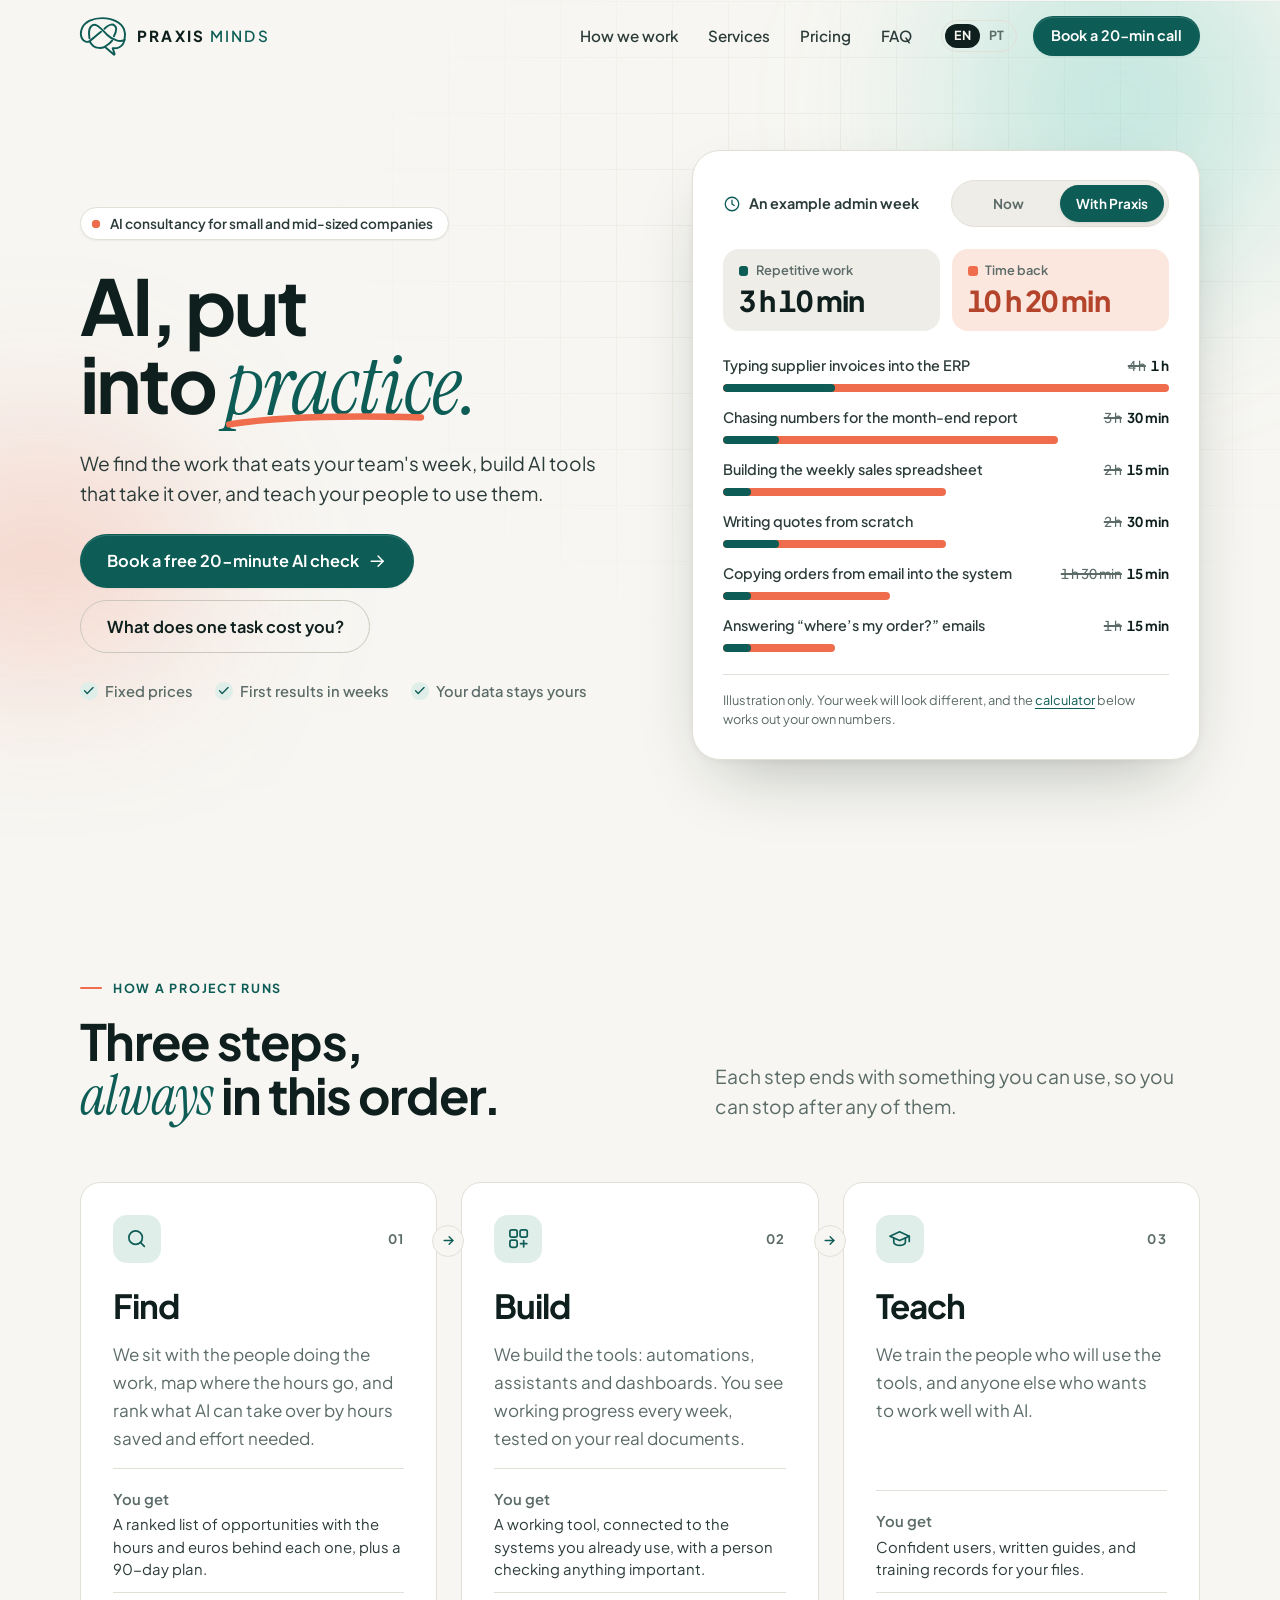
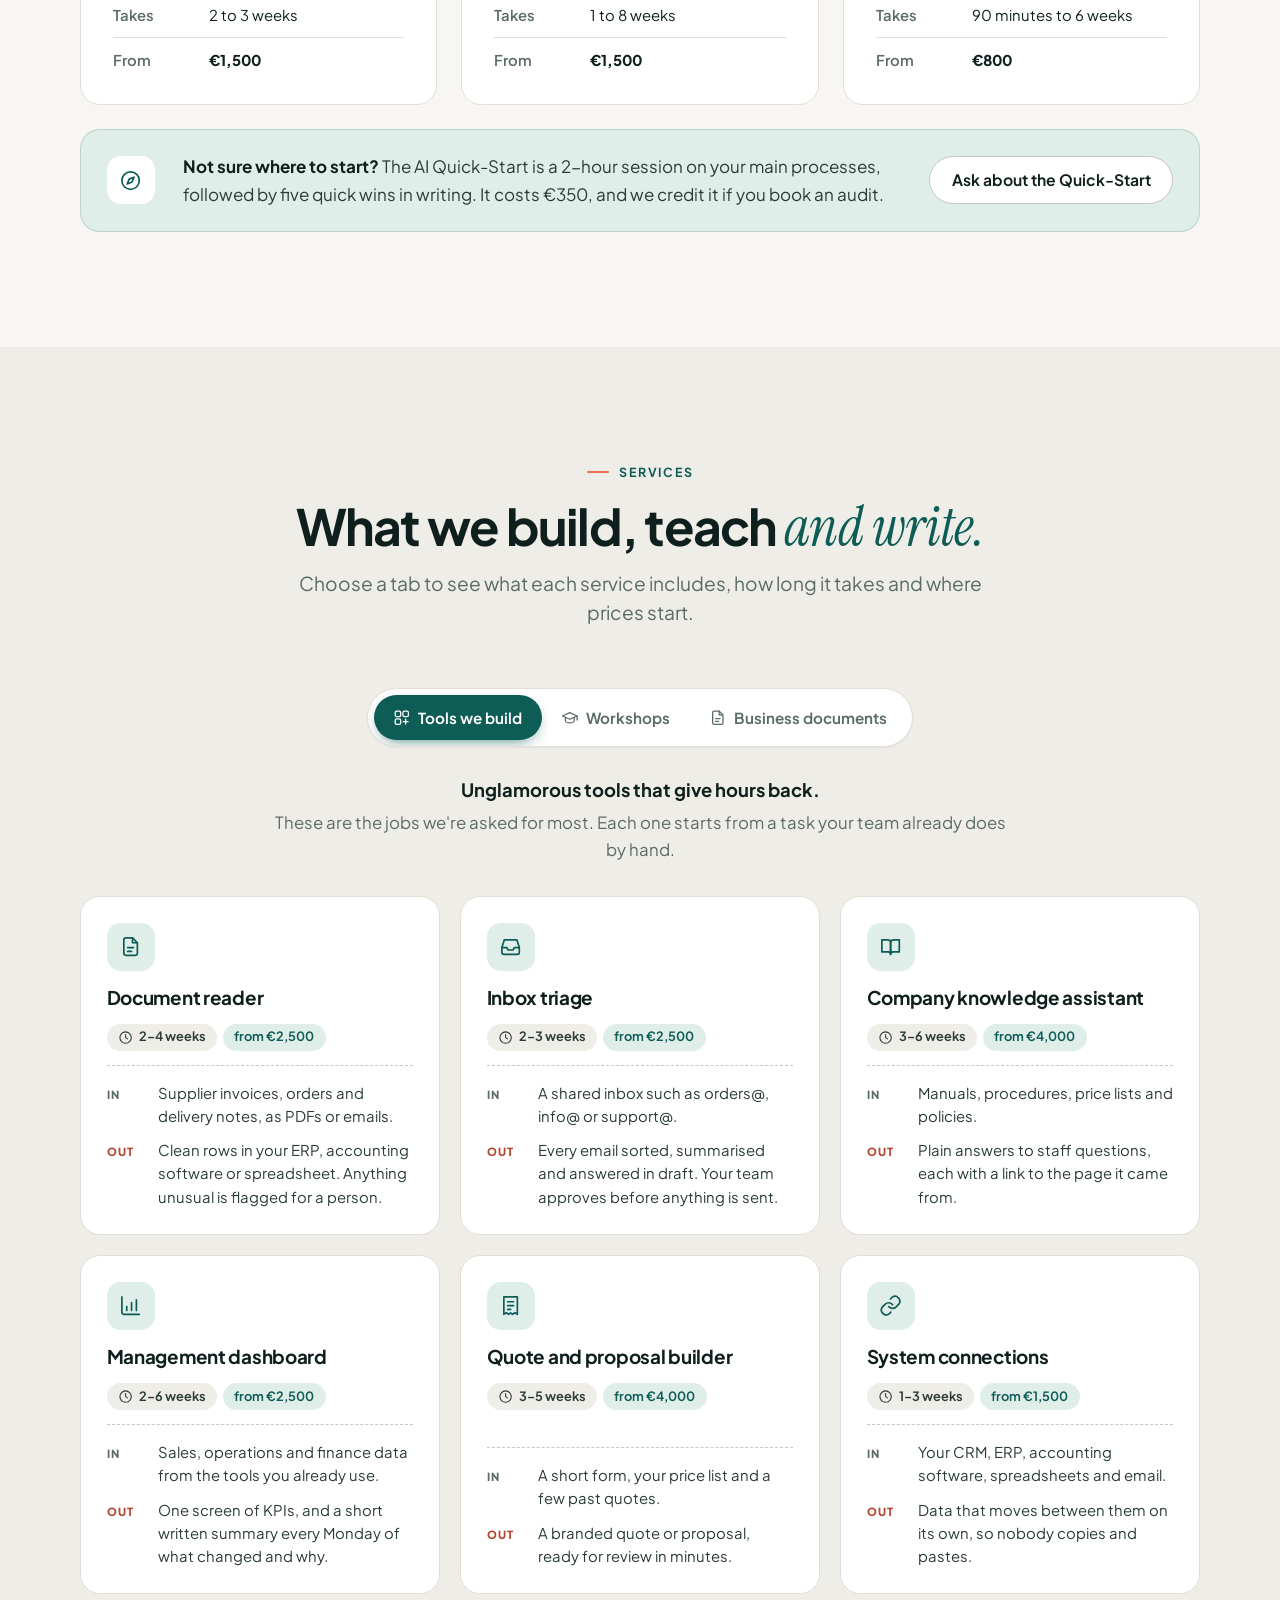
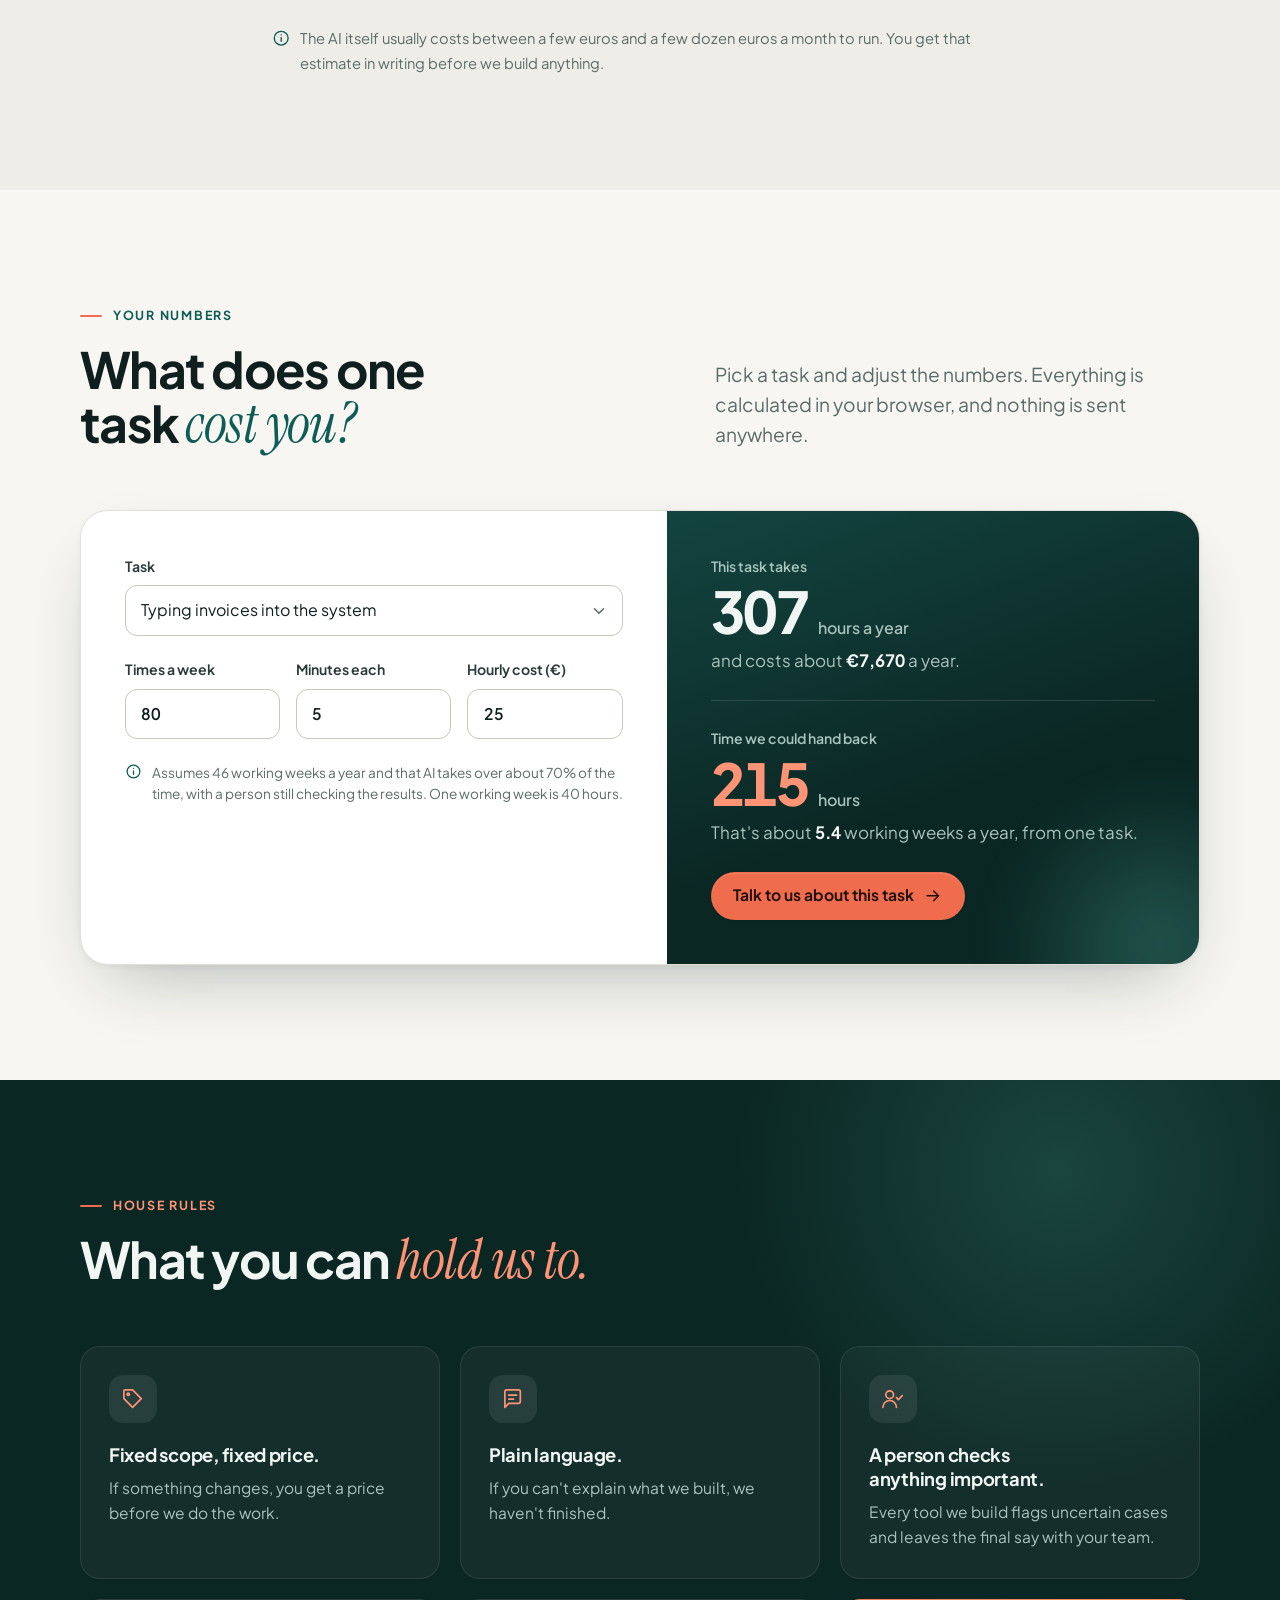
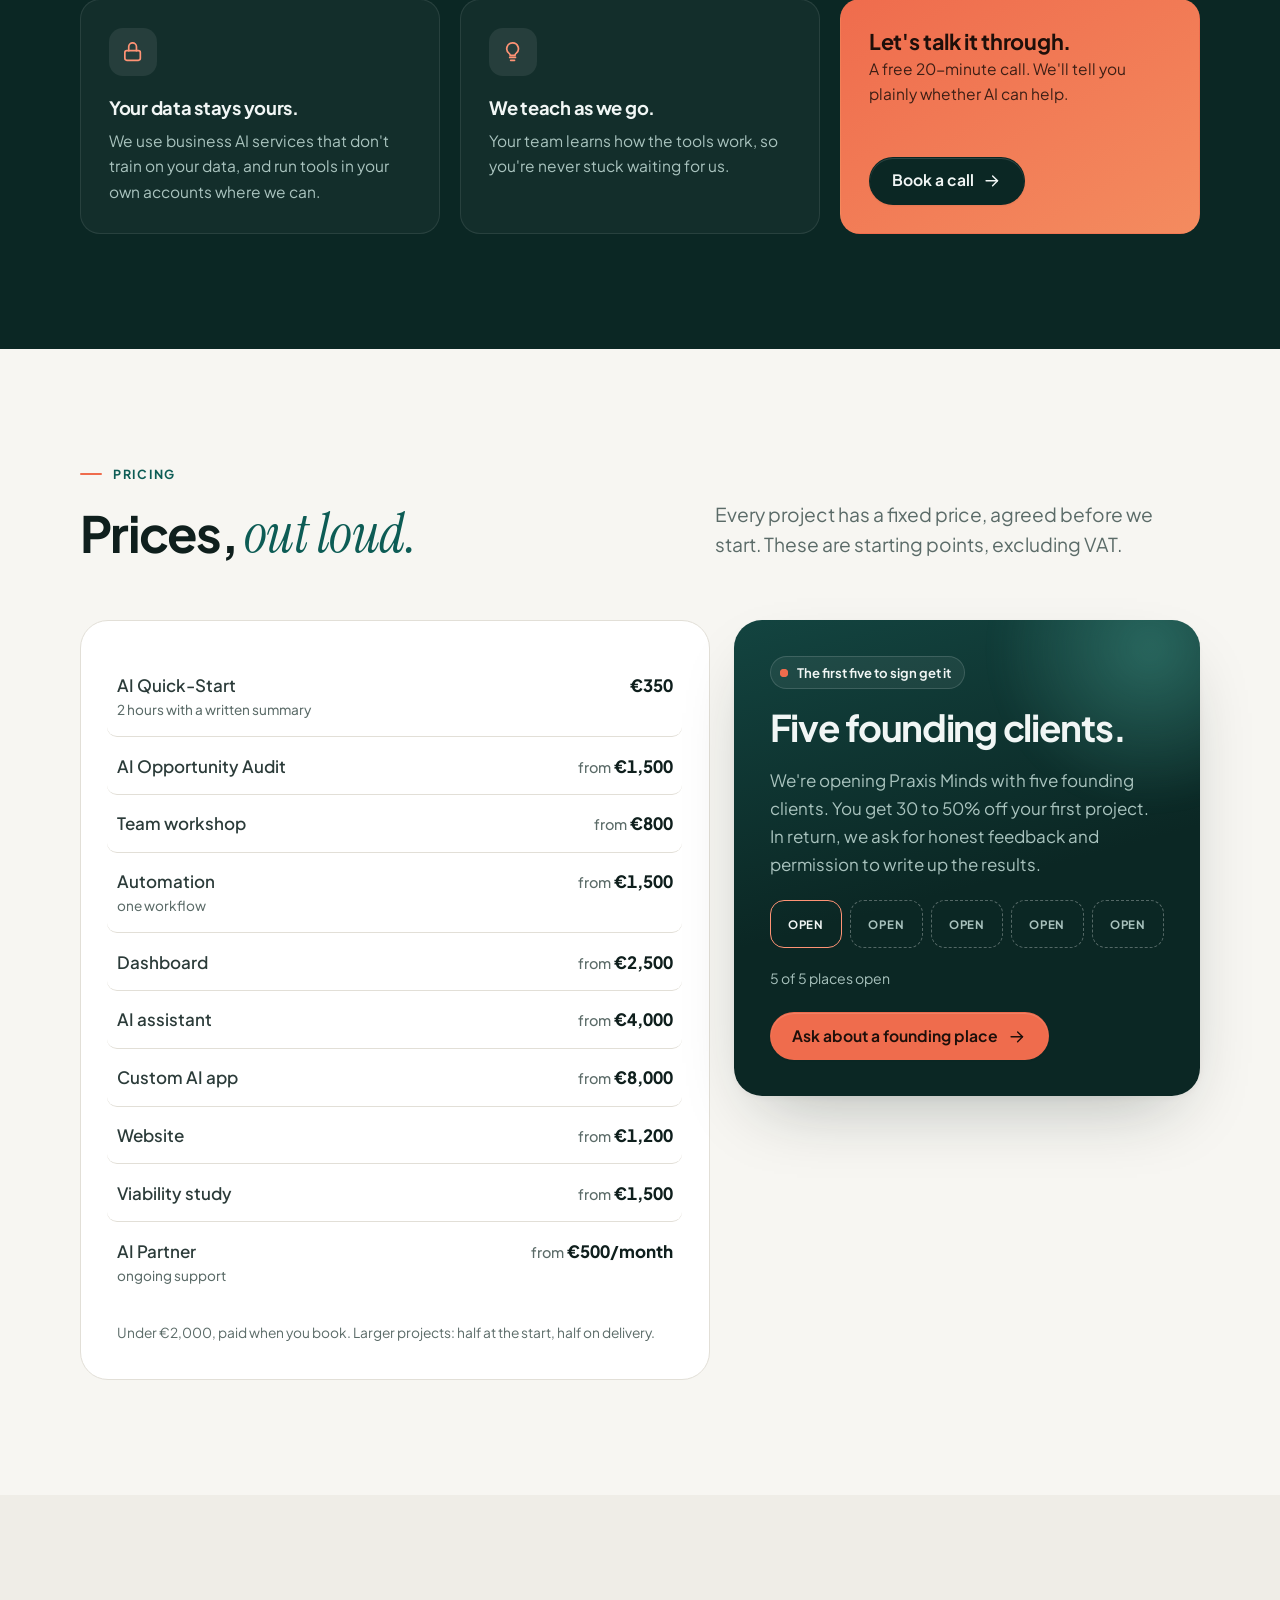
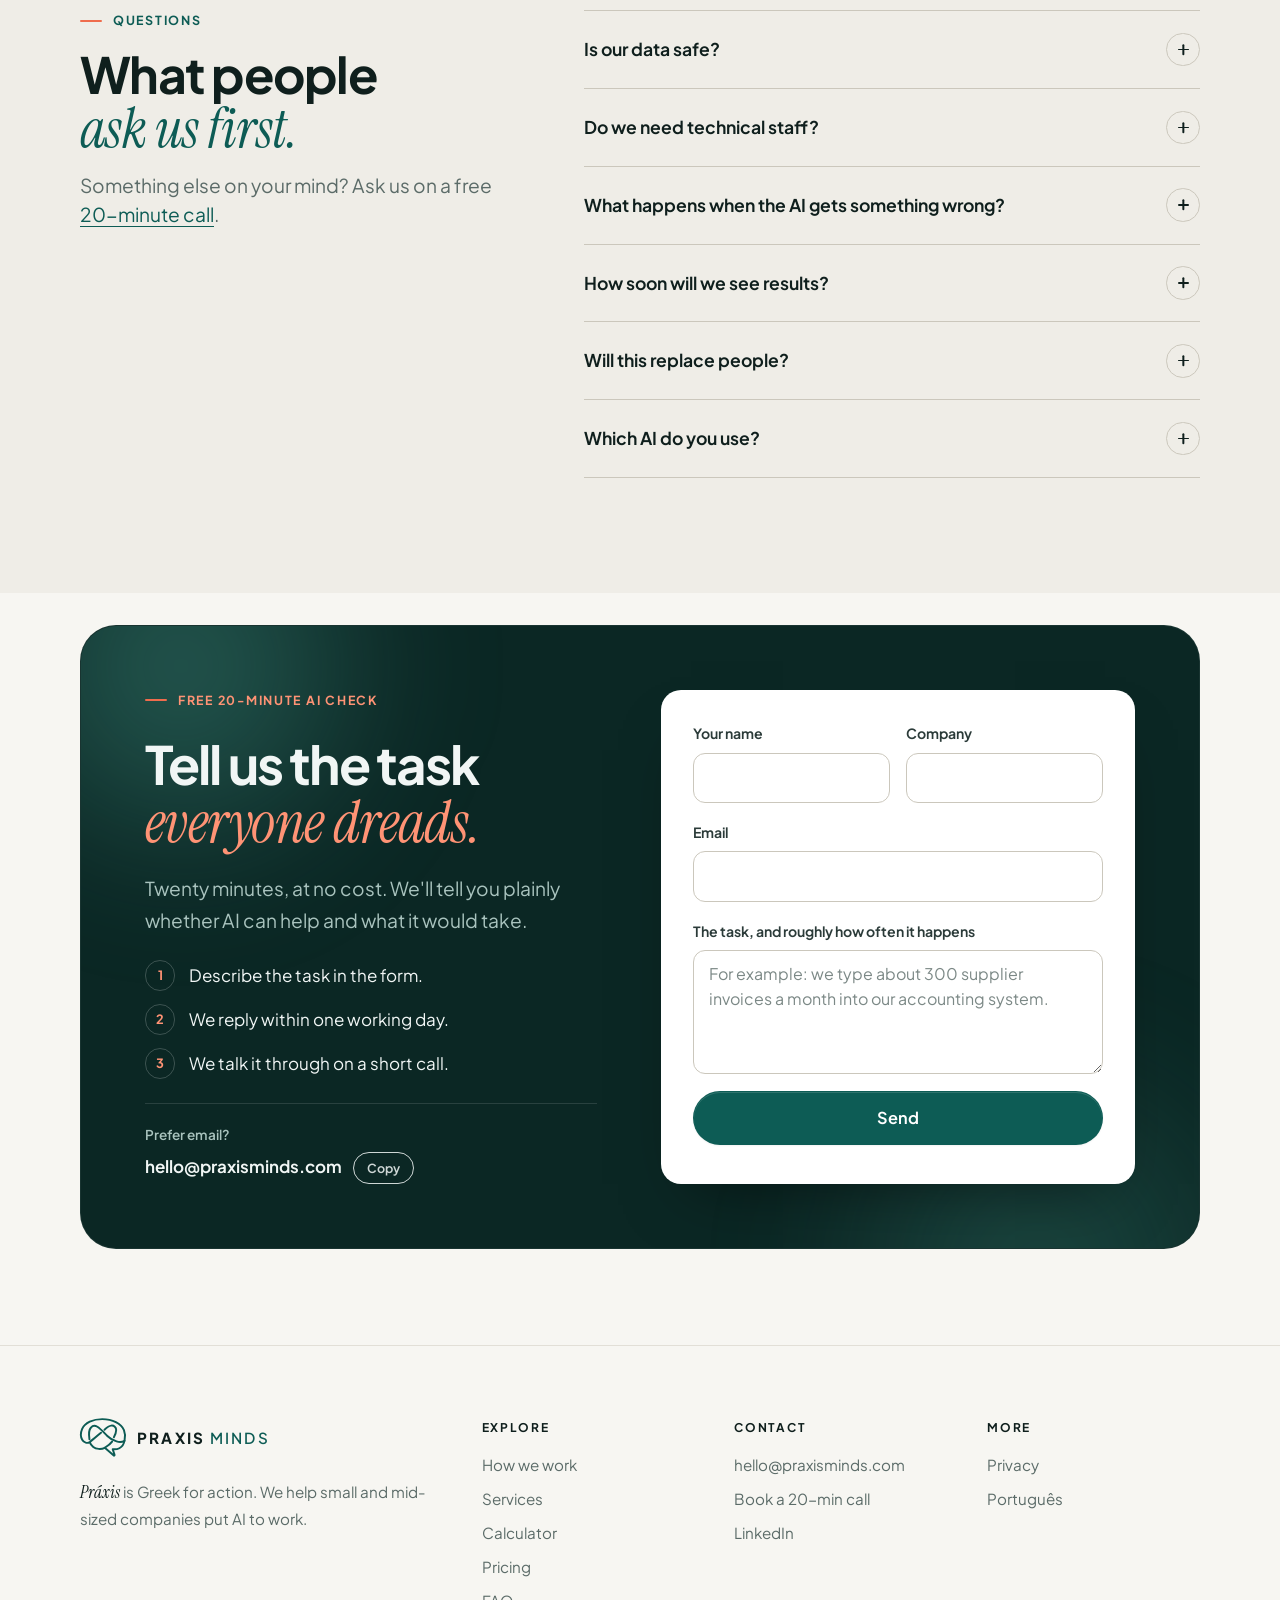
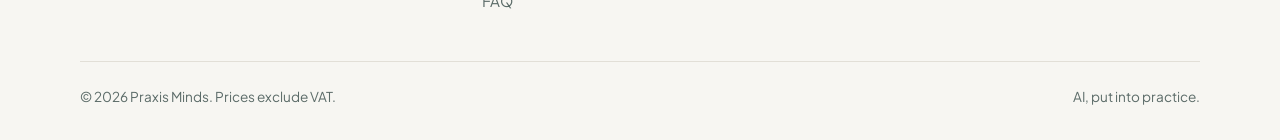
<file: website/index.html>
<!doctype html>
<html lang="en">
<head>
<meta charset="utf-8">
<meta name="viewport" content="width=device-width, initial-scale=1, viewport-fit=cover">
<title>Praxis Minds | Practical AI for small and mid-sized companies</title>
<meta name="description" content="Praxis Minds finds the work that eats your team's week, builds AI tools that take it over, and teaches your people to use them. Fixed prices, first results in weeks.">
<link rel="canonical" href="https://praxisminds.com/">
<link rel="alternate" hreflang="en" href="https://praxisminds.com/">
<link rel="alternate" hreflang="pt-PT" href="https://praxisminds.com/pt/">
<link rel="alternate" hreflang="x-default" href="https://praxisminds.com/">
<meta property="og:type" content="website">
<meta property="og:locale" content="en_GB">
<meta property="og:locale:alternate" content="pt_PT">
<meta property="og:title" content="Praxis Minds | AI, put into practice">
<meta property="og:description" content="We find the work that eats your team's week, build AI tools that take it over, and teach your people to use them.">
<meta property="og:url" content="https://praxisminds.com/">
<meta property="og:image" content="https://praxisminds.com/assets/og-image.png">
<meta name="twitter:card" content="summary_large_image">
<meta name="theme-color" content="#0D5C55">
<link rel="icon" href="assets/favicon.svg" type="image/svg+xml">
<link rel="preconnect" href="https://fonts.googleapis.com">
<link rel="preconnect" href="https://fonts.gstatic.com" crossorigin>
<link rel="stylesheet" href="https://fonts.googleapis.com/css2?family=Instrument+Serif:ital@1&family=Plus+Jakarta+Sans:wght@400..800&display=swap">
<link rel="stylesheet" href="assets/styles.css">
<script type="application/ld+json">
{
  "@context": "https://schema.org",
  "@type": "ProfessionalService",
  "name": "Praxis Minds",
  "slogan": "AI, put into practice.",
  "description": "AI consultancy for small and mid-sized companies: workflow automation, AI assistants, dashboards and AI training.",
  "url": "https://praxisminds.com/",
  "email": "hello@praxisminds.com"
}
</script>
</head>
<body>
<!-- Icons: one stroke style, used with <svg class="ic"><use href="#i-name"/></svg> -->
<svg class="sprite" aria-hidden="true" focusable="false">
  <symbol id="i-arrow" viewBox="0 0 24 24"><path d="M5 12h14"/><path d="m13 6 6 6-6 6"/></symbol>
  <symbol id="i-check" viewBox="0 0 24 24"><path d="M20 6 9 17l-5-5"/></symbol>
  <symbol id="i-clock" viewBox="0 0 24 24"><circle cx="12" cy="12" r="9"/><path d="M12 7v5l3 2"/></symbol>
  <symbol id="i-info" viewBox="0 0 24 24"><circle cx="12" cy="12" r="9"/><path d="M12 11v5"/><path d="M12 7.5h.01"/></symbol>
  <symbol id="i-search" viewBox="0 0 24 24"><circle cx="11" cy="11" r="7"/><path d="m20 20-4-4"/></symbol>
  <symbol id="i-blocks" viewBox="0 0 24 24"><rect x="3" y="3" width="7.5" height="7.5" rx="2"/><rect x="13.5" y="3" width="7.5" height="7.5" rx="2"/><rect x="3" y="13.5" width="7.5" height="7.5" rx="2"/><path d="M17.25 14v6.5"/><path d="M14 17.25h6.5"/></symbol>
  <symbol id="i-cap" viewBox="0 0 24 24"><path d="M22 9.5 12 5 2 9.5 12 14z"/><path d="M6 11.5V16c0 1.4 2.7 3 6 3s6-1.6 6-3v-4.5"/><path d="M22 9.5V15"/></symbol>
  <symbol id="i-compass" viewBox="0 0 24 24"><circle cx="12" cy="12" r="9"/><path d="m15.5 8.5-2 5-5 2 2-5z"/></symbol>
  <symbol id="i-doc" viewBox="0 0 24 24"><path d="M14 3H7a2 2 0 0 0-2 2v14a2 2 0 0 0 2 2h10a2 2 0 0 0 2-2V8z"/><path d="M14 3v5h5"/><path d="M9 13h6"/><path d="M9 17h4"/></symbol>
  <symbol id="i-inbox" viewBox="0 0 24 24"><path d="M3 13h5l1.5 2.5h5L16 13h5"/><path d="M5.5 5h13L21 13v5a2 2 0 0 1-2 2H5a2 2 0 0 1-2-2v-5z"/></symbol>
  <symbol id="i-book" viewBox="0 0 24 24"><path d="M3 5h6a3 3 0 0 1 3 3v12a2.5 2.5 0 0 0-2.5-2.5H3z"/><path d="M21 5h-6a3 3 0 0 0-3 3v12a2.5 2.5 0 0 1 2.5-2.5H21z"/></symbol>
  <symbol id="i-chart" viewBox="0 0 24 24"><path d="M3 3v16a2 2 0 0 0 2 2h16"/><path d="M8 17v-4"/><path d="M13 17V9"/><path d="M18 17V6"/></symbol>
  <symbol id="i-receipt" viewBox="0 0 24 24"><path d="M5 3h14v18l-2.5-1.5L14 21l-2-1.5-2 1.5-2.5-1.5L5 21z"/><path d="M9 8h6"/><path d="M9 12h6"/><path d="M9 16h3"/></symbol>
  <symbol id="i-link" viewBox="0 0 24 24"><path d="M10 13a5 5 0 0 0 7.5.5l3-3a5 5 0 0 0-7-7l-1.7 1.7"/><path d="M14 11a5 5 0 0 0-7.5-.5l-3 3a5 5 0 0 0 7 7l1.7-1.7"/></symbol>
  <symbol id="i-globe" viewBox="0 0 24 24"><circle cx="12" cy="12" r="9"/><path d="M3 12h18"/><path d="M12 3c2.5 2.6 3.8 5.6 3.8 9s-1.3 6.4-3.8 9c-2.5-2.6-3.8-5.6-3.8-9S9.5 5.6 12 3z"/></symbol>
  <symbol id="i-trend" viewBox="0 0 24 24"><path d="m3 17 6-6 4 4 8-8"/><path d="M15 7h6v6"/></symbol>
  <symbol id="i-present" viewBox="0 0 24 24"><path d="M2 4h20"/><path d="M4 4v10a2 2 0 0 0 2 2h12a2 2 0 0 0 2-2V4"/><path d="m8 21 4-5 4 5"/></symbol>
  <symbol id="i-briefcase" viewBox="0 0 24 24"><rect x="3" y="7" width="18" height="13" rx="2"/><path d="M8 7V5a2 2 0 0 1 2-2h4a2 2 0 0 1 2 2v2"/><path d="M3 13h18"/></symbol>
  <symbol id="i-megaphone" viewBox="0 0 24 24"><path d="M3 10v4a1 1 0 0 0 1 1h2l6 4V5L6 9H4a1 1 0 0 0-1 1z"/><path d="M16 9a4 4 0 0 1 0 6"/><path d="M19 6a8 8 0 0 1 0 12"/></symbol>
  <symbol id="i-bulb" viewBox="0 0 24 24"><path d="M9 18h6"/><path d="M10 21h4"/><path d="M12 3a6 6 0 0 0-3.6 10.8c.7.5 1.1 1.3 1.1 2.2h5c0-.9.4-1.7 1.1-2.2A6 6 0 0 0 12 3z"/></symbol>
  <symbol id="i-users" viewBox="0 0 24 24"><circle cx="9" cy="8" r="3.5"/><path d="M2.5 20a6.5 6.5 0 0 1 13 0"/><path d="M15.5 4.6a3.5 3.5 0 0 1 0 6.8"/><path d="M21.5 20a6.5 6.5 0 0 0-4-6"/></symbol>
  <symbol id="i-flow" viewBox="0 0 24 24"><rect x="3" y="3" width="6" height="6" rx="1.5"/><rect x="15" y="15" width="6" height="6" rx="1.5"/><path d="M6 9v3a3 3 0 0 0 3 3h6"/><path d="m13 13 2 2-2 2"/></symbol>
  <symbol id="i-flag" viewBox="0 0 24 24"><path d="M5 21V4"/><path d="M5 4h11l-2 4 2 4H5"/></symbol>
  <symbol id="i-award" viewBox="0 0 24 24"><circle cx="12" cy="9" r="6"/><path d="m8.5 14-1.5 7.5 5-3 5 3-1.5-7.5"/></symbol>
  <symbol id="i-tag" viewBox="0 0 24 24"><path d="M3 12V4a1 1 0 0 1 1-1h8l9 9-9 9z"/><circle cx="7.5" cy="7.5" r="1.25"/></symbol>
  <symbol id="i-chat" viewBox="0 0 24 24"><path d="M20 15a2 2 0 0 1-2 2H8l-4 4V5a2 2 0 0 1 2-2h12a2 2 0 0 1 2 2z"/><path d="M8 8.5h8"/><path d="M8 12.5h5"/></symbol>
  <symbol id="i-person-check" viewBox="0 0 24 24"><circle cx="9" cy="8" r="4"/><path d="M2 21a7 7 0 0 1 14 0"/><path d="m16 11 2 2 4-4"/></symbol>
  <symbol id="i-lock" viewBox="0 0 24 24"><rect x="4" y="11" width="16" height="10" rx="2"/><path d="M8 11V7a4 4 0 0 1 8 0v4"/></symbol>
</svg>

<a class="skip" href="#main">Skip to content</a>

<header class="site-head" id="site-head">
  <div class="wrap head-in">
    <a class="brand" href="#top" aria-label="Praxis Minds, back to top">
      <svg class="logo" viewBox="5.5 8.5 90 76" aria-hidden="true"><g fill="none" stroke-width="3.8" stroke-linecap="round" stroke-linejoin="round"><path pathLength="1" d="M54 66.6C60.5 62.5 65.5 58.5 68.3 54.5"/><path pathLength="1" d="M71.8 46C74.3 42 76.1 37.5 76.3 32C76.5 26.5 72 22.6 66.5 23.3C61.5 24 57 28 53.4 31.3"/><path pathLength="1" d="M46.6 37.1C39 43.5 31 50.5 24.5 55.5C20 58.5 13 57 9.8 51C6.8 45.5 6.6 37 9.5 30C15 17.5 31 10.5 49 10.5C69 10.5 86 19 91.5 32C94 38.5 94 47 92.7 52C91.5 59 88 64.5 82.5 67.5C79 69.4 74.5 69.8 69.5 69.5L73 80C73.6 81.7 72.3 82.6 71 81.4L54 66.6C47 70 37 69.5 31.5 65C27.5 61.8 25.5 58.5 24.5 55.5"/><path pathLength="1" d="M24 50C22.6 41 23.2 31 27 27C30 23.5 35 23 39.5 25.5C46 29.5 53 37.5 59 43.5C64 48.5 70 52 77 54C83 55.8 88.5 55.2 92.6 53"/></g></svg>
      <span class="brand-name">Praxis<span> Minds</span></span>
    </a>
    <nav class="site-nav" id="site-nav" aria-label="Main">
      <a href="#method">How we work</a>
      <a href="#services">Services</a>
      <a href="#prices">Pricing</a>
      <a href="#faq">FAQ</a>
      <a class="btn nav-cta" href="#contact">Book a 20-min call</a>
    </nav>
    <p class="lang" aria-label="Language">
      <span class="lang-cur" aria-current="true">EN</span>
      <a href="pt/index.html" hreflang="pt-PT" lang="pt-PT" title="Ver em português">PT</a>
    </p>
    <a class="btn btn-sm head-cta" href="#contact">Book a 20-min call</a>
    <button class="menu-btn" type="button" aria-expanded="false" aria-controls="site-nav" aria-label="Menu"><span></span><span></span></button>
  </div>
</header>

<main id="main" data-locale="en">

<!-- HERO: the promise, and an example week where repetitive work shrinks -->
<section class="hero" id="top">
  <div class="hero-bg" aria-hidden="true"><span class="blob blob-1"></span><span class="blob blob-2"></span></div>
  <div class="wrap hero-grid">
    <div class="hero-copy">
      <p class="badge enter"><span class="badge-dot"></span>AI consultancy for small and mid-sized companies</p>
      <h1 class="enter" style="--e:1">AI, put into <em>practice.<svg class="scribble" viewBox="0 0 200 20" preserveAspectRatio="none" aria-hidden="true"><path pathLength="1" d="M4 13 C 50 5, 120 4, 196 9"/></svg></em></h1>
      <p class="lead enter" style="--e:2">We find the work that eats your team's week, build AI tools that take it over, and teach your people to use them.</p>
      <div class="cta-row enter" style="--e:3">
        <a class="btn btn-lg" href="#contact">Book a free 20-minute AI check <svg class="ic arr" aria-hidden="true"><use href="#i-arrow"/></svg></a>
        <a class="btn btn-lg btn-ghost" href="#calculator">What does one task cost you?</a>
      </div>
      <ul class="ticks enter" style="--e:4">
        <li><svg class="ic" aria-hidden="true"><use href="#i-check"/></svg>Fixed prices</li>
        <li><svg class="ic" aria-hidden="true"><use href="#i-check"/></svg>First results in weeks</li>
        <li><svg class="ic" aria-hidden="true"><use href="#i-check"/></svg>Your data stays yours</li>
      </ul>
    </div>

    <figure class="week enter" style="--e:3" id="week" aria-labelledby="week-title">
      <div class="week-top">
        <p class="week-title" id="week-title"><svg class="ic" aria-hidden="true"><use href="#i-clock"/></svg>An example admin week</p>
        <div class="seg" role="group" aria-label="Show the week">
          <button type="button" id="week-now" aria-pressed="true">Now</button>
          <button type="button" id="week-after" aria-pressed="false">With Praxis</button>
        </div>
      </div>

      <dl class="week-stats">
        <div class="ws-busy"><dt>Repetitive work</dt><dd id="stat-busy">13 h 30 min</dd></div>
        <div class="ws-back"><dt>Time back</dt><dd id="stat-back">0 h</dd></div>
      </dl>

      <ul class="wk-rows">
        <li class="wk-row" style="--now:4;--after:1;--i:0"><span class="wk-task">Typing supplier invoices into the ERP</span><span class="wk-time">4 h</span><span class="wk-bar" aria-hidden="true"><span class="wk-fill"></span></span></li>
        <li class="wk-row" style="--now:3;--after:.5;--i:1"><span class="wk-task">Chasing numbers for the month-end report</span><span class="wk-time">3 h</span><span class="wk-bar" aria-hidden="true"><span class="wk-fill"></span></span></li>
        <li class="wk-row" style="--now:2;--after:.25;--i:2"><span class="wk-task">Building the weekly sales spreadsheet</span><span class="wk-time">2 h</span><span class="wk-bar" aria-hidden="true"><span class="wk-fill"></span></span></li>
        <li class="wk-row" style="--now:2;--after:.5;--i:3"><span class="wk-task">Writing quotes from scratch</span><span class="wk-time">2 h</span><span class="wk-bar" aria-hidden="true"><span class="wk-fill"></span></span></li>
        <li class="wk-row" style="--now:1.5;--after:.25;--i:4"><span class="wk-task">Copying orders from email into the system</span><span class="wk-time">1 h 30 min</span><span class="wk-bar" aria-hidden="true"><span class="wk-fill"></span></span></li>
        <li class="wk-row" style="--now:1;--after:.25;--i:5"><span class="wk-task">Answering “where’s my order?” emails</span><span class="wk-time">1 h</span><span class="wk-bar" aria-hidden="true"><span class="wk-fill"></span></span></li>
      </ul>
      <figcaption>Illustration only. Your week will look different, and the <a href="#calculator">calculator</a> below works out your own numbers.</figcaption>
    </figure>
  </div>
</section>

<!-- METHOD: a real sequence, so the steps are numbered -->
<section class="section" id="method">
  <div class="wrap">
    <header class="sec-head split reveal">
      <p class="kicker">How a project runs</p>
      <h2>Three steps, <em>always</em> in this order.</h2>
      <p class="sec-lead">Each step ends with something you can use, so you can stop after any of them.</p>
    </header>

    <ol class="steps" data-stagger>
      <li class="step">
        <div class="step-top"><span class="icon-tile"><svg class="ic" aria-hidden="true"><use href="#i-search"/></svg></span><span class="step-num">01</span></div>
        <h3>Find</h3>
        <p>We sit with the people doing the work, map where the hours go, and rank what AI can take over by hours saved and effort needed.</p>
        <dl class="facts">
          <div><dt>You get</dt><dd>A ranked list of opportunities with the hours and euros behind each one, plus a 90-day plan.</dd></div>
          <div><dt>Takes</dt><dd>2 to 3 weeks</dd></div>
          <div><dt>From</dt><dd><b>€1,500</b></dd></div>
        </dl>
        <span class="step-arrow" aria-hidden="true"><svg class="ic"><use href="#i-arrow"/></svg></span>
      </li>
      <li class="step">
        <div class="step-top"><span class="icon-tile"><svg class="ic" aria-hidden="true"><use href="#i-blocks"/></svg></span><span class="step-num">02</span></div>
        <h3>Build</h3>
        <p>We build the tools: automations, assistants and dashboards. You see working progress every week, tested on your real documents.</p>
        <dl class="facts">
          <div><dt>You get</dt><dd>A working tool, connected to the systems you already use, with a person checking anything important.</dd></div>
          <div><dt>Takes</dt><dd>1 to 8 weeks</dd></div>
          <div><dt>From</dt><dd><b>€1,500</b></dd></div>
        </dl>
        <span class="step-arrow" aria-hidden="true"><svg class="ic"><use href="#i-arrow"/></svg></span>
      </li>
      <li class="step">
        <div class="step-top"><span class="icon-tile"><svg class="ic" aria-hidden="true"><use href="#i-cap"/></svg></span><span class="step-num">03</span></div>
        <h3>Teach</h3>
        <p>We train the people who will use the tools, and anyone else who wants to work well with AI.</p>
        <dl class="facts">
          <div><dt>You get</dt><dd>Confident users, written guides, and training records for your files.</dd></div>
          <div><dt>Takes</dt><dd>90 minutes to 6 weeks</dd></div>
          <div><dt>From</dt><dd><b>€800</b></dd></div>
        </dl>
      </li>
    </ol>

    <div class="callout reveal">
      <span class="icon-tile"><svg class="ic" aria-hidden="true"><use href="#i-compass"/></svg></span>
      <p><strong>Not sure where to start?</strong> The AI Quick-Start is a 2-hour session on your main processes, followed by five quick wins in writing. It costs €350, and we credit it if you book an audit.</p>
      <a class="btn btn-ghost" href="#contact">Ask about the Quick-Start</a>
    </div>
  </div>
</section>

<!-- SERVICES: three groups behind tabs. Without JavaScript all three show, one after the other. -->
<section class="section band" id="services">
  <div class="wrap">
    <header class="sec-head center reveal">
      <p class="kicker">Services</p>
      <h2>What we build, teach <em>and write.</em></h2>
      <p class="sec-lead">Choose a tab to see what each service includes, how long it takes and where prices start.</p>
    </header>

    <div class="tablist-wrap reveal">
      <div class="tablist" role="tablist" aria-label="Services">
        <button class="tab" type="button" role="tab" id="tab-build" aria-controls="build" aria-selected="true"><svg class="ic" aria-hidden="true"><use href="#i-blocks"/></svg>Tools we build</button>
        <button class="tab" type="button" role="tab" id="tab-workshops" aria-controls="workshops" aria-selected="false" tabindex="-1"><svg class="ic" aria-hidden="true"><use href="#i-cap"/></svg>Workshops</button>
        <button class="tab" type="button" role="tab" id="tab-more" aria-controls="more" aria-selected="false" tabindex="-1"><svg class="ic" aria-hidden="true"><use href="#i-doc"/></svg>Business documents</button>
        <span class="tab-ind" aria-hidden="true"></span>
      </div>
    </div>

    <div class="tab-panel" id="build" role="tabpanel" aria-labelledby="tab-build" tabindex="0">
      <p class="panel-intro"><strong>Unglamorous tools that give hours back.</strong> These are the jobs we're asked for most. Each one starts from a task your team already does by hand.</p>
      <ul class="cards" data-stagger>
        <li class="card">
          <span class="icon-tile"><svg class="ic" aria-hidden="true"><use href="#i-doc"/></svg></span>
          <h3>Document reader</h3>
          <p class="meta"><span class="pill"><svg class="ic" aria-hidden="true"><use href="#i-clock"/></svg>2–4 weeks</span><span class="pill pill-price">from €2,500</span></p>
          <dl class="io">
            <div><dt>In</dt><dd>Supplier invoices, orders and delivery notes, as PDFs or emails.</dd></div>
            <div><dt>Out</dt><dd>Clean rows in your ERP, accounting software or spreadsheet. Anything unusual is flagged for a person.</dd></div>
          </dl>
        </li>
        <li class="card">
          <span class="icon-tile"><svg class="ic" aria-hidden="true"><use href="#i-inbox"/></svg></span>
          <h3>Inbox triage</h3>
          <p class="meta"><span class="pill"><svg class="ic" aria-hidden="true"><use href="#i-clock"/></svg>2–3 weeks</span><span class="pill pill-price">from €2,500</span></p>
          <dl class="io">
            <div><dt>In</dt><dd>A shared inbox such as orders@, info@ or support@.</dd></div>
            <div><dt>Out</dt><dd>Every email sorted, summarised and answered in draft. Your team approves before anything is sent.</dd></div>
          </dl>
        </li>
        <li class="card">
          <span class="icon-tile"><svg class="ic" aria-hidden="true"><use href="#i-book"/></svg></span>
          <h3>Company knowledge assistant</h3>
          <p class="meta"><span class="pill"><svg class="ic" aria-hidden="true"><use href="#i-clock"/></svg>3–6 weeks</span><span class="pill pill-price">from €4,000</span></p>
          <dl class="io">
            <div><dt>In</dt><dd>Manuals, procedures, price lists and policies.</dd></div>
            <div><dt>Out</dt><dd>Plain answers to staff questions, each with a link to the page it came from.</dd></div>
          </dl>
        </li>
        <li class="card">
          <span class="icon-tile"><svg class="ic" aria-hidden="true"><use href="#i-chart"/></svg></span>
          <h3>Management dashboard</h3>
          <p class="meta"><span class="pill"><svg class="ic" aria-hidden="true"><use href="#i-clock"/></svg>2–6 weeks</span><span class="pill pill-price">from €2,500</span></p>
          <dl class="io">
            <div><dt>In</dt><dd>Sales, operations and finance data from the tools you already use.</dd></div>
            <div><dt>Out</dt><dd>One screen of KPIs, and a short written summary every Monday of what changed and why.</dd></div>
          </dl>
        </li>
        <li class="card">
          <span class="icon-tile"><svg class="ic" aria-hidden="true"><use href="#i-receipt"/></svg></span>
          <h3>Quote and proposal builder</h3>
          <p class="meta"><span class="pill"><svg class="ic" aria-hidden="true"><use href="#i-clock"/></svg>3–5 weeks</span><span class="pill pill-price">from €4,000</span></p>
          <dl class="io">
            <div><dt>In</dt><dd>A short form, your price list and a few past quotes.</dd></div>
            <div><dt>Out</dt><dd>A branded quote or proposal, ready for review in minutes.</dd></div>
          </dl>
        </li>
        <li class="card">
          <span class="icon-tile"><svg class="ic" aria-hidden="true"><use href="#i-link"/></svg></span>
          <h3>System connections</h3>
          <p class="meta"><span class="pill"><svg class="ic" aria-hidden="true"><use href="#i-clock"/></svg>1–3 weeks</span><span class="pill pill-price">from €1,500</span></p>
          <dl class="io">
            <div><dt>In</dt><dd>Your CRM, ERP, accounting software, spreadsheets and email.</dd></div>
            <div><dt>Out</dt><dd>Data that moves between them on its own, so nobody copies and pastes.</dd></div>
          </dl>
        </li>
      </ul>
      <p class="panel-note"><svg class="ic" aria-hidden="true"><use href="#i-info"/></svg><span>The AI itself usually costs between a few euros and a few dozen euros a month to run. You get that estimate in writing before we build anything.</span></p>
    </div>

    <div class="tab-panel" id="workshops" role="tabpanel" aria-labelledby="tab-workshops" tabindex="0">
      <p class="panel-intro"><strong>Teach your team to work with AI.</strong> Hands-on sessions built around your tools and the real tasks your people do. About 70% of the time is spent doing.</p>
      <ul class="cards" data-stagger>
        <li class="card">
          <div class="card-top"><span class="icon-tile"><svg class="ic" aria-hidden="true"><use href="#i-bulb"/></svg></span><span class="card-price"><small>from</small> €800</span></div>
          <h3>AI Fundamentals for Teams</h3>
          <p>For everyone. No technical background needed. What AI does well, where it fails, how to ask for what you need, and the rules for your company's data.</p>
          <p class="meta"><span class="pill"><svg class="ic" aria-hidden="true"><use href="#i-clock"/></svg>90 min or ½ day</span></p>
        </li>
        <li class="card">
          <div class="card-top"><span class="icon-tile"><svg class="ic" aria-hidden="true"><use href="#i-users"/></svg></span><span class="card-price"><small>from</small> €1,500</span></div>
          <h3>AI for Your Role</h3>
          <p>One group at a time: sales, admin, finance, HR, customer service or management, each working on their own tasks.</p>
          <p class="meta"><span class="pill"><svg class="ic" aria-hidden="true"><use href="#i-clock"/></svg>½ day</span></p>
        </li>
        <li class="card">
          <div class="card-top"><span class="icon-tile"><svg class="ic" aria-hidden="true"><use href="#i-flow"/></svg></span><span class="card-price"><small>from</small> €2,500</span></div>
          <h3>Build Your First AI Workflow</h3>
          <p>For power users and process owners. Everyone leaves with one working workflow for their own job.</p>
          <p class="meta"><span class="pill"><svg class="ic" aria-hidden="true"><use href="#i-clock"/></svg>1 day</span></p>
        </li>
        <li class="card">
          <div class="card-top"><span class="icon-tile"><svg class="ic" aria-hidden="true"><use href="#i-compass"/></svg></span><span class="card-price"><small>from</small> €2,000</span></div>
          <h3>AI for Leaders</h3>
          <p>For owners and managers. Where AI pays off in your business, what the risks are, and a 90-day plan.</p>
          <p class="meta"><span class="pill"><svg class="ic" aria-hidden="true"><use href="#i-clock"/></svg>½ day</span></p>
        </li>
        <li class="card">
          <div class="card-top"><span class="icon-tile"><svg class="ic" aria-hidden="true"><use href="#i-flag"/></svg></span><span class="card-price"><small>from</small> €6,000</span></div>
          <h3>AI Champions Program</h3>
          <p>Five to fifteen people, each improving one real process. It ends with a demo day for management.</p>
          <p class="meta"><span class="pill"><svg class="ic" aria-hidden="true"><use href="#i-clock"/></svg>6 weeks</span></p>
        </li>
        <li class="card card-note">
          <span class="icon-tile"><svg class="ic" aria-hidden="true"><use href="#i-award"/></svg></span>
          <h3>EU AI Act</h3>
          <p>Since February 2025, EU companies whose staff use AI tools must take steps to build their AI literacy. Every workshop comes with attendance records, a short quiz and certificates for your files.</p>
        </li>
      </ul>
    </div>

    <div class="tab-panel" id="more" role="tabpanel" aria-labelledby="tab-more" tabindex="0">
      <p class="panel-intro"><strong>Business documents, made faster.</strong> We use the same tools to produce websites, studies and decks. A person checks every number before it reaches you.</p>
      <ul class="cards" data-stagger>
        <li class="card">
          <span class="icon-tile"><svg class="ic" aria-hidden="true"><use href="#i-globe"/></svg></span>
          <h3>Websites</h3>
          <p>Fast, clear sites, with an optional assistant that answers visitors' questions.</p>
          <p class="meta"><span class="pill pill-price">from €1,200</span></p>
        </li>
        <li class="card">
          <span class="icon-tile"><svg class="ic" aria-hidden="true"><use href="#i-trend"/></svg></span>
          <h3>Viability studies</h3>
          <p>Market, competition, five-year financials and a clear recommendation, with a source for every figure.</p>
          <p class="meta"><span class="pill pill-price">from €1,500</span></p>
        </li>
        <li class="card">
          <span class="icon-tile"><svg class="ic" aria-hidden="true"><use href="#i-present"/></svg></span>
          <h3>Pitch decks</h3>
          <p>Ten to fifteen slides for investors, banks or your own board.</p>
          <p class="meta"><span class="pill pill-price">from €800</span></p>
        </li>
        <li class="card">
          <span class="icon-tile"><svg class="ic" aria-hidden="true"><use href="#i-briefcase"/></svg></span>
          <h3>Business plans</h3>
          <p>For banks, investors and funding applications.</p>
          <p class="meta"><span class="pill pill-price">from €2,000</span></p>
        </li>
        <li class="card">
          <span class="icon-tile"><svg class="ic" aria-hidden="true"><use href="#i-megaphone"/></svg></span>
          <h3>Marketing content</h3>
          <p>LinkedIn posts, newsletters, articles and case studies in your voice.</p>
          <p class="meta"><span class="pill pill-price">from €800 a month</span></p>
        </li>
        <li class="card card-cta">
          <h3>Something else in mind?</h3>
          <p>Tell us what you need, and we'll tell you plainly whether we can help.</p>
          <a class="link-arrow" href="#contact">Get in touch</a>
        </li>
      </ul>
    </div>
  </div>
</section>

<!-- CALCULATOR: the visitor's own numbers -->
<section class="section" id="calculator">
  <div class="wrap">
    <header class="sec-head split reveal">
      <p class="kicker">Your numbers</p>
      <h2>What does one task <em>cost you?</em></h2>
      <p class="sec-lead">Pick a task and adjust the numbers. Everything is calculated in your browser, and nothing is sent anywhere.</p>
    </header>

    <div class="calc reveal">
      <form class="calc-in" id="calc-form" autocomplete="off">
        <div class="field">
          <label for="calc-task">Task</label>
          <select id="calc-task">
            <option value="invoices">Typing invoices into the system</option>
            <option value="orders">Entering orders from emails</option>
            <option value="questions">Answering repeat customer questions</option>
            <option value="quotes">Writing quotes</option>
            <option value="report">Building the weekly report</option>
            <option value="other">Something else</option>
          </select>
        </div>
        <div class="field-row">
          <div class="field">
            <label for="calc-count">Times a week</label>
            <input id="calc-count" type="number" inputmode="numeric" min="0" max="10000" step="1" value="80">
          </div>
          <div class="field">
            <label for="calc-minutes">Minutes each</label>
            <input id="calc-minutes" type="number" inputmode="decimal" min="0" max="600" step="0.5" value="5">
          </div>
          <div class="field">
            <label for="calc-rate">Hourly cost (€)</label>
            <input id="calc-rate" type="number" inputmode="decimal" min="0" max="500" step="1" value="25">
          </div>
        </div>
        <p class="calc-assume"><svg class="ic" aria-hidden="true"><use href="#i-info"/></svg><span>Assumes 46 working weeks a year and that AI takes over about 70% of the time, with a person still checking the results. One working week is 40 hours.</span></p>
      </form>

      <div class="calc-out" aria-live="polite">
        <div class="calc-big">
          <p class="calc-label">This task takes</p>
          <p class="calc-num"><span id="out-hours">307</span> <small>hours a year</small></p>
          <p class="calc-sub">and costs about <strong id="out-cost">€7,670</strong> a year.</p>
        </div>
        <div class="calc-back">
          <p class="calc-label">Time we could hand back</p>
          <p class="calc-num"><span id="out-back">215</span> <small>hours</small></p>
          <p class="calc-sub">That's about <strong id="out-weeks">5.4</strong> working weeks a year, from one task.</p>
        </div>
        <a class="btn btn-accent" id="calc-talk" href="#contact">Talk to us about this task <svg class="ic arr" aria-hidden="true"><use href="#i-arrow"/></svg></a>
      </div>
    </div>
  </div>
</section>

<!-- HOUSE RULES: commitments, not a sequence -->
<section class="section dark" id="rules">
  <div class="wrap">
    <header class="sec-head reveal">
      <p class="kicker">House rules</p>
      <h2>What you can <em>hold us to.</em></h2>
    </header>
    <ul class="promises" data-stagger>
      <li class="promise"><span class="icon-tile"><svg class="ic" aria-hidden="true"><use href="#i-tag"/></svg></span><h3>Fixed scope, fixed price.</h3><p>If something changes, you get a price before we do the work.</p></li>
      <li class="promise"><span class="icon-tile"><svg class="ic" aria-hidden="true"><use href="#i-chat"/></svg></span><h3>Plain language.</h3><p>If you can't explain what we built, we haven't finished.</p></li>
      <li class="promise"><span class="icon-tile"><svg class="ic" aria-hidden="true"><use href="#i-person-check"/></svg></span><h3>A person checks anything important.</h3><p>Every tool we build flags uncertain cases and leaves the final say with your team.</p></li>
      <li class="promise"><span class="icon-tile"><svg class="ic" aria-hidden="true"><use href="#i-lock"/></svg></span><h3>Your data stays yours.</h3><p>We use business AI services that don't train on your data, and run tools in your own accounts where we can.</p></li>
      <li class="promise"><span class="icon-tile"><svg class="ic" aria-hidden="true"><use href="#i-bulb"/></svg></span><h3>We teach as we go.</h3><p>Your team learns how the tools work, so you're never stuck waiting for us.</p></li>
      <li class="promise promise-cta"><div><h3>Let's talk it through.</h3><p>A free 20-minute call. We'll tell you plainly whether AI can help.</p></div><a class="btn" href="#contact">Book a call <svg class="ic arr" aria-hidden="true"><use href="#i-arrow"/></svg></a></li>
    </ul>
  </div>
</section>

<!-- PRICES + FOUNDING CLIENTS -->
<section class="section" id="prices">
  <div class="wrap">
    <header class="sec-head split reveal">
      <p class="kicker">Pricing</p>
      <h2>Prices, <em>out loud.</em></h2>
      <p class="sec-lead">Every project has a fixed price, agreed before we start. These are starting points, excluding VAT.</p>
    </header>

    <div class="pricing">
      <div class="price-card reveal">
        <ul class="pricelist">
          <li><span>AI Quick-Start <small>2 hours with a written summary</small></span><b>€350</b></li>
          <li><span>AI Opportunity Audit</span><b><small>from</small> €1,500</b></li>
          <li><span>Team workshop</span><b><small>from</small> €800</b></li>
          <li><span>Automation <small>one workflow</small></span><b><small>from</small> €1,500</b></li>
          <li><span>Dashboard</span><b><small>from</small> €2,500</b></li>
          <li><span>AI assistant</span><b><small>from</small> €4,000</b></li>
          <li><span>Custom AI app</span><b><small>from</small> €8,000</b></li>
          <li><span>Website</span><b><small>from</small> €1,200</b></li>
          <li><span>Viability study</span><b><small>from</small> €1,500</b></li>
          <li><span>AI Partner <small>ongoing support</small></span><b><small>from</small> €500/month</b></li>
        </ul>
        <p class="fine">Under €2,000, paid when you book. Larger projects: half at the start, half on delivery.</p>
      </div>

      <aside class="founding reveal" id="founding" aria-labelledby="founding-title">
        <p class="founding-tag"><span class="badge-dot"></span>The first five to sign get it</p>
        <h2 id="founding-title">Five founding clients.</h2>
        <p>We're opening Praxis Minds with five founding clients. You get 30 to 50% off your first project. In return, we ask for honest feedback and permission to write up the results.</p>
        <ol class="slots" data-taken="0" aria-label="Founding client places">
          <li>Open</li><li>Open</li><li>Open</li><li>Open</li><li>Open</li>
        </ol>
        <p class="slots-count" id="slots-count">5 of 5 places open</p>
        <a class="btn btn-accent" href="#contact">Ask about a founding place <svg class="ic arr" aria-hidden="true"><use href="#i-arrow"/></svg></a>
      </aside>
    </div>
  </div>
</section>

<!-- FAQ -->
<section class="section band" id="faq">
  <div class="wrap faq-grid">
    <header class="sec-head faq-side reveal">
      <p class="kicker">Questions</p>
      <h2>What people <em>ask us first.</em></h2>
      <p class="sec-lead">Something else on your mind? Ask us on a free <a href="#contact">20-minute call</a>.</p>
    </header>
    <div class="faq reveal">
      <details>
        <summary>Is our data safe?<span class="faq-icon" aria-hidden="true"></span></summary>
        <p>We use business versions of AI services, whose terms say your data isn't used to train their models. Where we can, tools run in your own accounts, so you keep control of the data and the bill. When personal data is involved, we sign a data processing agreement with you.</p>
      </details>
      <details>
        <summary>Do we need technical staff?<span class="faq-icon" aria-hidden="true"></span></summary>
        <p>No. We build, connect and maintain the tools. Your team needs to know their own work, and we teach them the rest.</p>
      </details>
      <details>
        <summary>What happens when the AI gets something wrong?<span class="faq-icon" aria-hidden="true"></span></summary>
        <p>It will, sometimes. Every tool we build flags uncertain cases for a person and keeps your team in charge of anything important. Before launch, we test on your real documents and show you the accuracy.</p>
      </details>
      <details>
        <summary>How soon will we see results?<span class="faq-icon" aria-hidden="true"></span></summary>
        <p>Quick wins usually come in the first week or two. Most automations go live within 2 to 4 weeks.</p>
      </details>
      <details>
        <summary>Will this replace people?<span class="faq-icon" aria-hidden="true"></span></summary>
        <p>We design tools to take over tasks. The time goes back to your team, for customers, growth and the work that kept getting postponed. We also train the people who use the tools.</p>
      </details>
      <details>
        <summary>Which AI do you use?<span class="faq-icon" aria-hidden="true"></span></summary>
        <p>Mostly Claude, from Anthropic, because it handles documents and writing reliably. We pick tools to fit the job, and we can work inside Microsoft, Google or AWS environments if your company requires it.</p>
      </details>
    </div>
  </div>
</section>

<!-- CONTACT -->
<section class="contact" id="contact">
  <div class="wrap">
    <div class="contact-panel reveal">
      <div class="contact-glow" aria-hidden="true"><span></span><span></span></div>
      <div class="contact-copy">
        <p class="kicker">Free 20-minute AI check</p>
        <h2>Tell us the task <em>everyone dreads.</em></h2>
        <p>Twenty minutes, at no cost. We'll tell you plainly whether AI can help and what it would take.</p>
        <ol class="next-steps">
          <li><b>1</b>Describe the task in the form.</li>
          <li><b>2</b>We reply within one working day.</li>
          <li><b>3</b>We talk it through on a short call.</li>
        </ol>
        <div class="email-line">
          <p class="email-label">Prefer email?</p>
          <p><span class="email" id="email-address">hello@praxisminds.com</span> <button type="button" class="copy-btn" id="copy-email">Copy</button></p>
        </div>
      </div>

      <form class="contact-form" id="contact-form" data-endpoint="" data-email="hello@praxisminds.com" novalidate>
        <div class="field-row two">
          <div class="field">
            <label for="f-name">Your name</label>
            <input id="f-name" name="name" type="text" autocomplete="name" required>
          </div>
          <div class="field">
            <label for="f-company">Company</label>
            <input id="f-company" name="company" type="text" autocomplete="organization">
          </div>
        </div>
        <div class="field">
          <label for="f-email">Email</label>
          <input id="f-email" name="email" type="email" autocomplete="email" required>
        </div>
        <div class="field">
          <label for="f-task">The task, and roughly how often it happens</label>
          <textarea id="f-task" name="task" rows="4" required placeholder="For example: we type about 300 supplier invoices a month into our accounting system."></textarea>
        </div>
        <p class="form-error" id="form-error" hidden></p>
        <button class="btn btn-lg" type="submit">Send</button>

        <div class="form-result" id="form-sent" hidden>
          <p><strong>Thanks, we've got it.</strong> We'll reply within one working day.</p>
        </div>
        <div class="form-result" id="form-fallback" hidden>
          <p><strong>Your message is ready.</strong> Online sending isn't switched on yet. Copy the message below and email it to <span class="email">hello@praxisminds.com</span>.</p>
          <label class="sr-only" for="f-composed">Your message</label>
          <textarea id="f-composed" rows="6" readonly></textarea>
          <button type="button" class="copy-btn" id="copy-message">Copy message</button>
        </div>
      </form>
    </div>
  </div>
</section>

</main>

<footer class="site-foot">
  <div class="wrap">
    <div class="foot-grid">
      <div class="foot-brand">
        <a class="brand" href="#top" aria-label="Praxis Minds, back to top">
          <svg class="logo" viewBox="5.5 8.5 90 76" aria-hidden="true"><g fill="none" stroke-width="3.8" stroke-linecap="round" stroke-linejoin="round"><path pathLength="1" d="M54 66.6C60.5 62.5 65.5 58.5 68.3 54.5"/><path pathLength="1" d="M71.8 46C74.3 42 76.1 37.5 76.3 32C76.5 26.5 72 22.6 66.5 23.3C61.5 24 57 28 53.4 31.3"/><path pathLength="1" d="M46.6 37.1C39 43.5 31 50.5 24.5 55.5C20 58.5 13 57 9.8 51C6.8 45.5 6.6 37 9.5 30C15 17.5 31 10.5 49 10.5C69 10.5 86 19 91.5 32C94 38.5 94 47 92.7 52C91.5 59 88 64.5 82.5 67.5C79 69.4 74.5 69.8 69.5 69.5L73 80C73.6 81.7 72.3 82.6 71 81.4L54 66.6C47 70 37 69.5 31.5 65C27.5 61.8 25.5 58.5 24.5 55.5"/><path pathLength="1" d="M24 50C22.6 41 23.2 31 27 27C30 23.5 35 23 39.5 25.5C46 29.5 53 37.5 59 43.5C64 48.5 70 52 77 54C83 55.8 88.5 55.2 92.6 53"/></g></svg>
          <span class="brand-name">Praxis<span> Minds</span></span>
        </a>
        <p><em>Práxis</em> is Greek for action. We help small and mid-sized companies put AI to work.</p>
      </div>
      <div class="foot-col">
        <p class="foot-title">Explore</p>
        <ul>
          <li><a href="#method">How we work</a></li>
          <li><a href="#services">Services</a></li>
          <li><a href="#calculator">Calculator</a></li>
          <li><a href="#prices">Pricing</a></li>
          <li><a href="#faq">FAQ</a></li>
        </ul>
      </div>
      <div class="foot-col">
        <p class="foot-title">Contact</p>
        <ul>
          <li><span>hello@praxisminds.com</span></li>
          <li><a href="#contact">Book a 20-min call</a></li>
          <li><a href="https://www.linkedin.com/" rel="noopener">LinkedIn</a></li>
        </ul>
      </div>
      <div class="foot-col">
        <p class="foot-title">More</p>
        <ul>
          <li><a href="privacy.html">Privacy</a></li>
          <li><a href="pt/index.html" hreflang="pt-PT" lang="pt-PT">Português</a></li>
        </ul>
      </div>
    </div>
    <div class="foot-bottom">
      <p>© <span id="year">2026</span> Praxis Minds. Prices exclude VAT.</p>
      <p>AI, put into practice.</p>
    </div>
  </div>
</footer>

<script src="assets/main.js" defer></script>
</body>
</html>
</file>
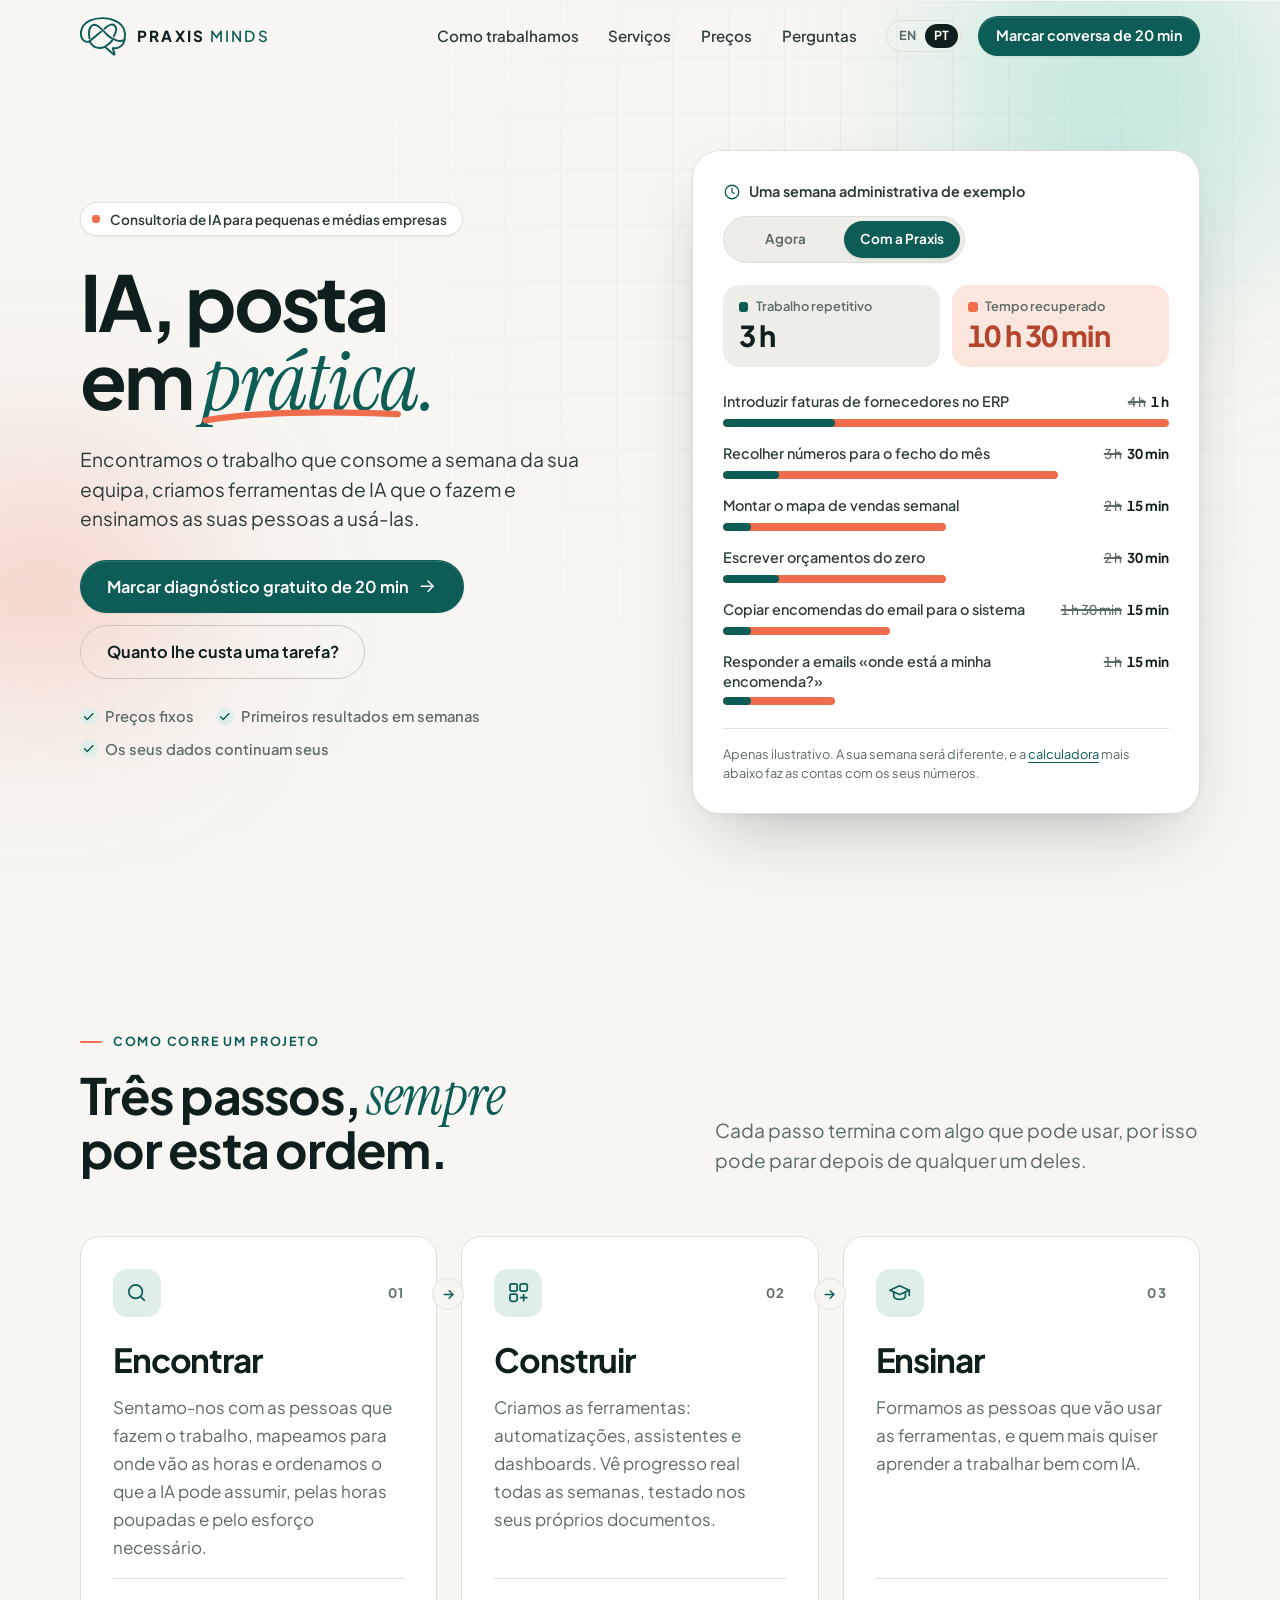
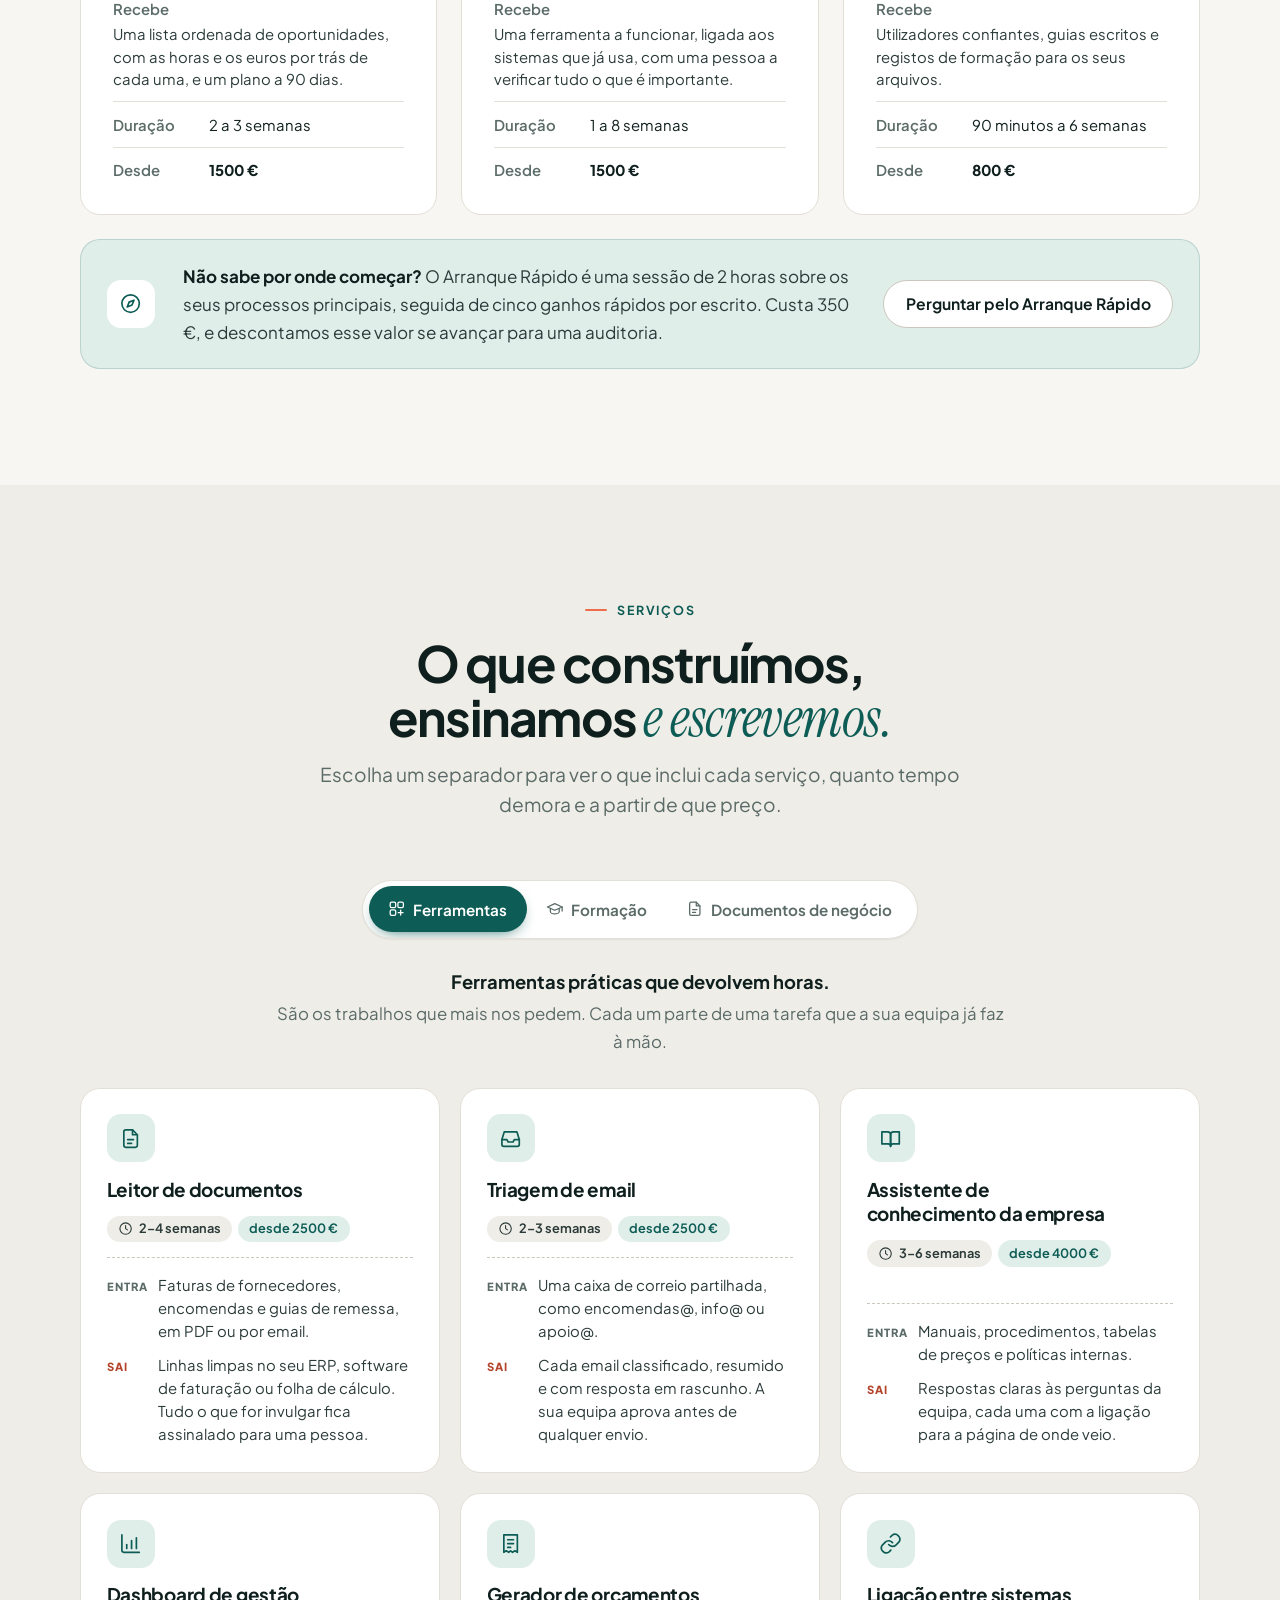
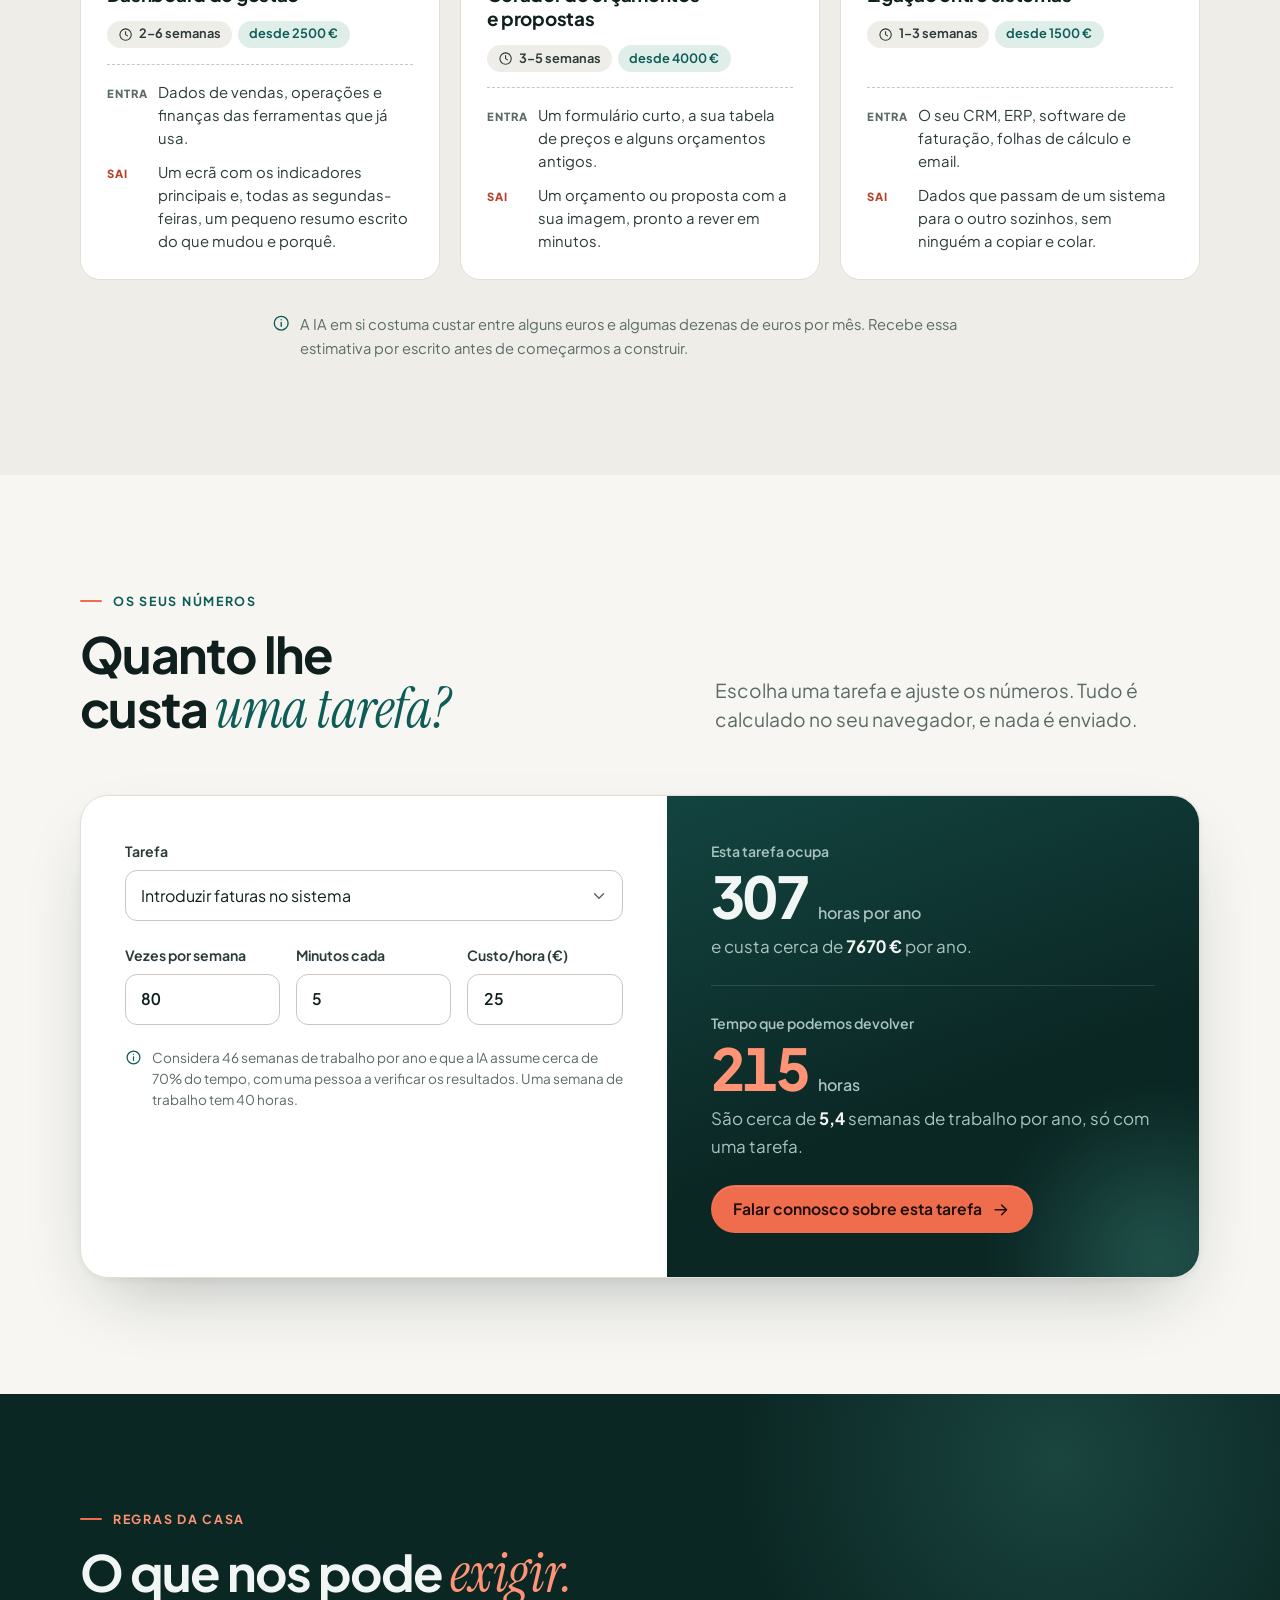
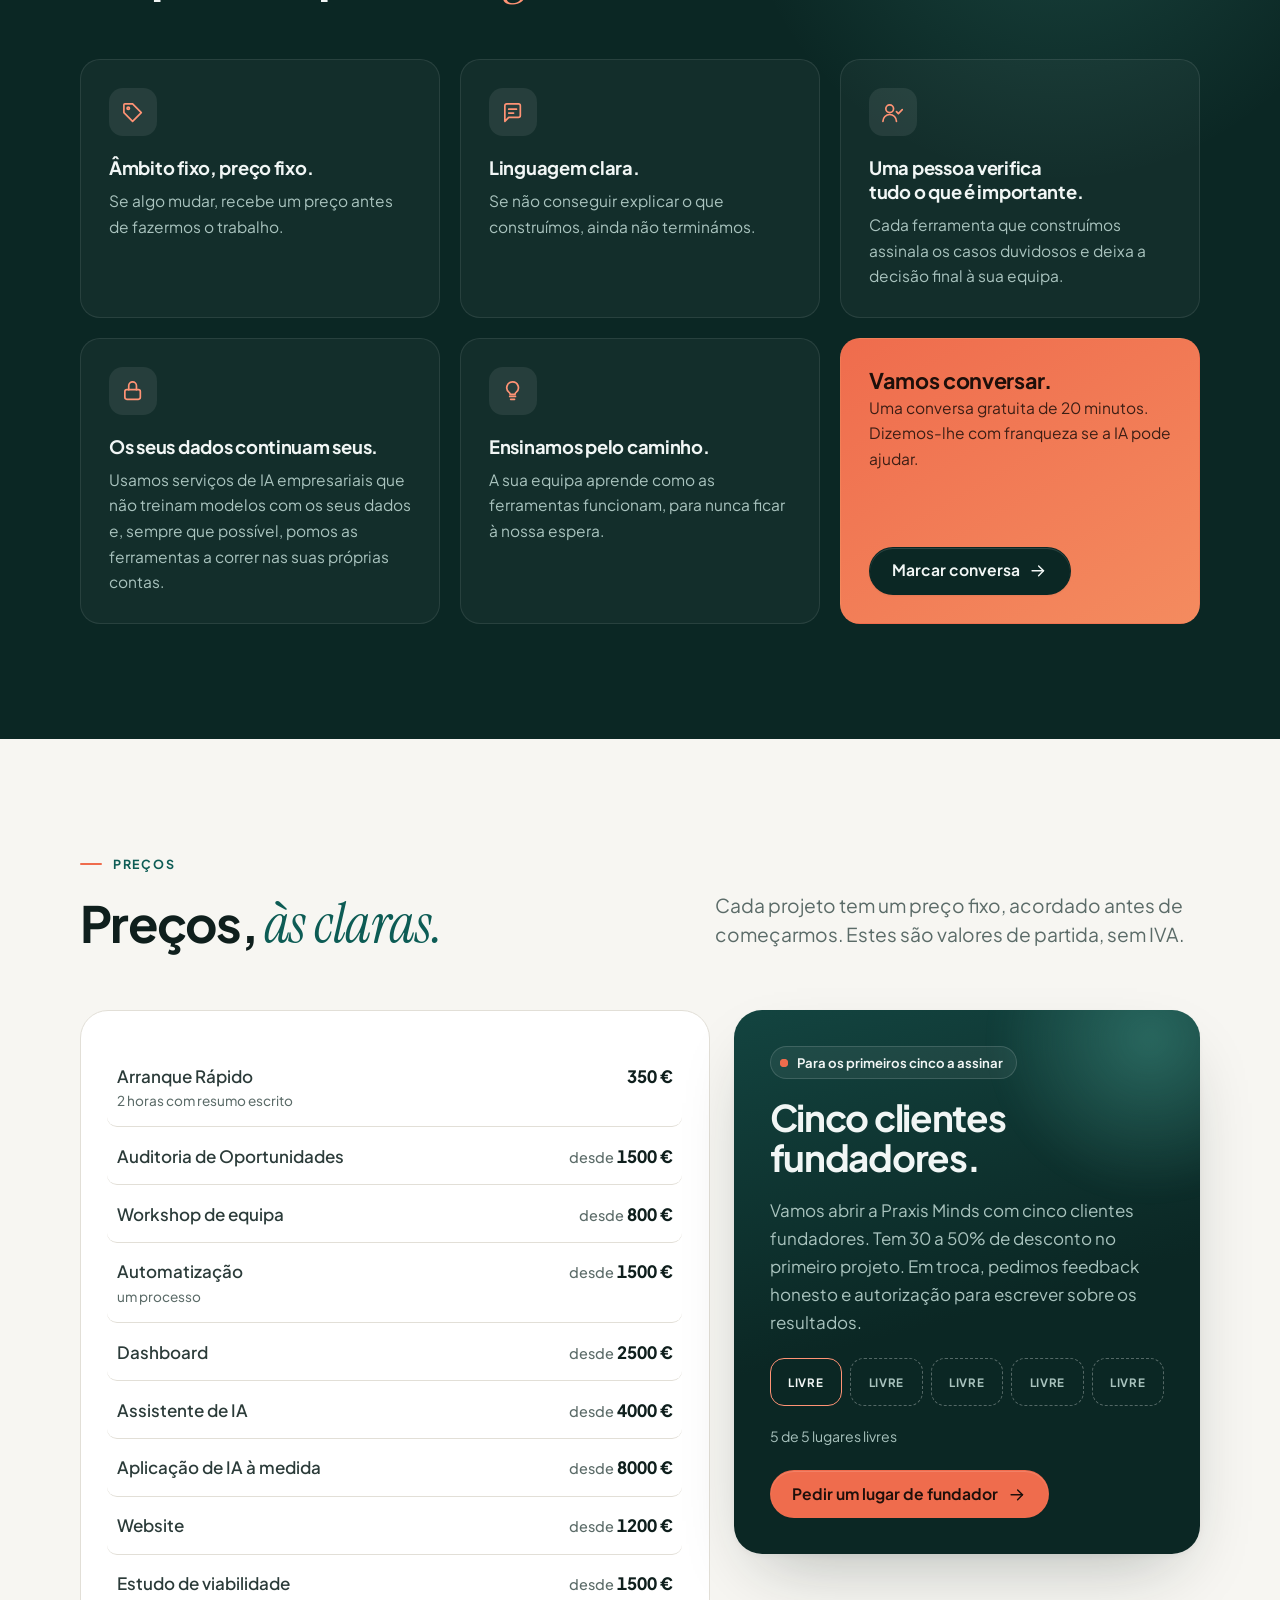
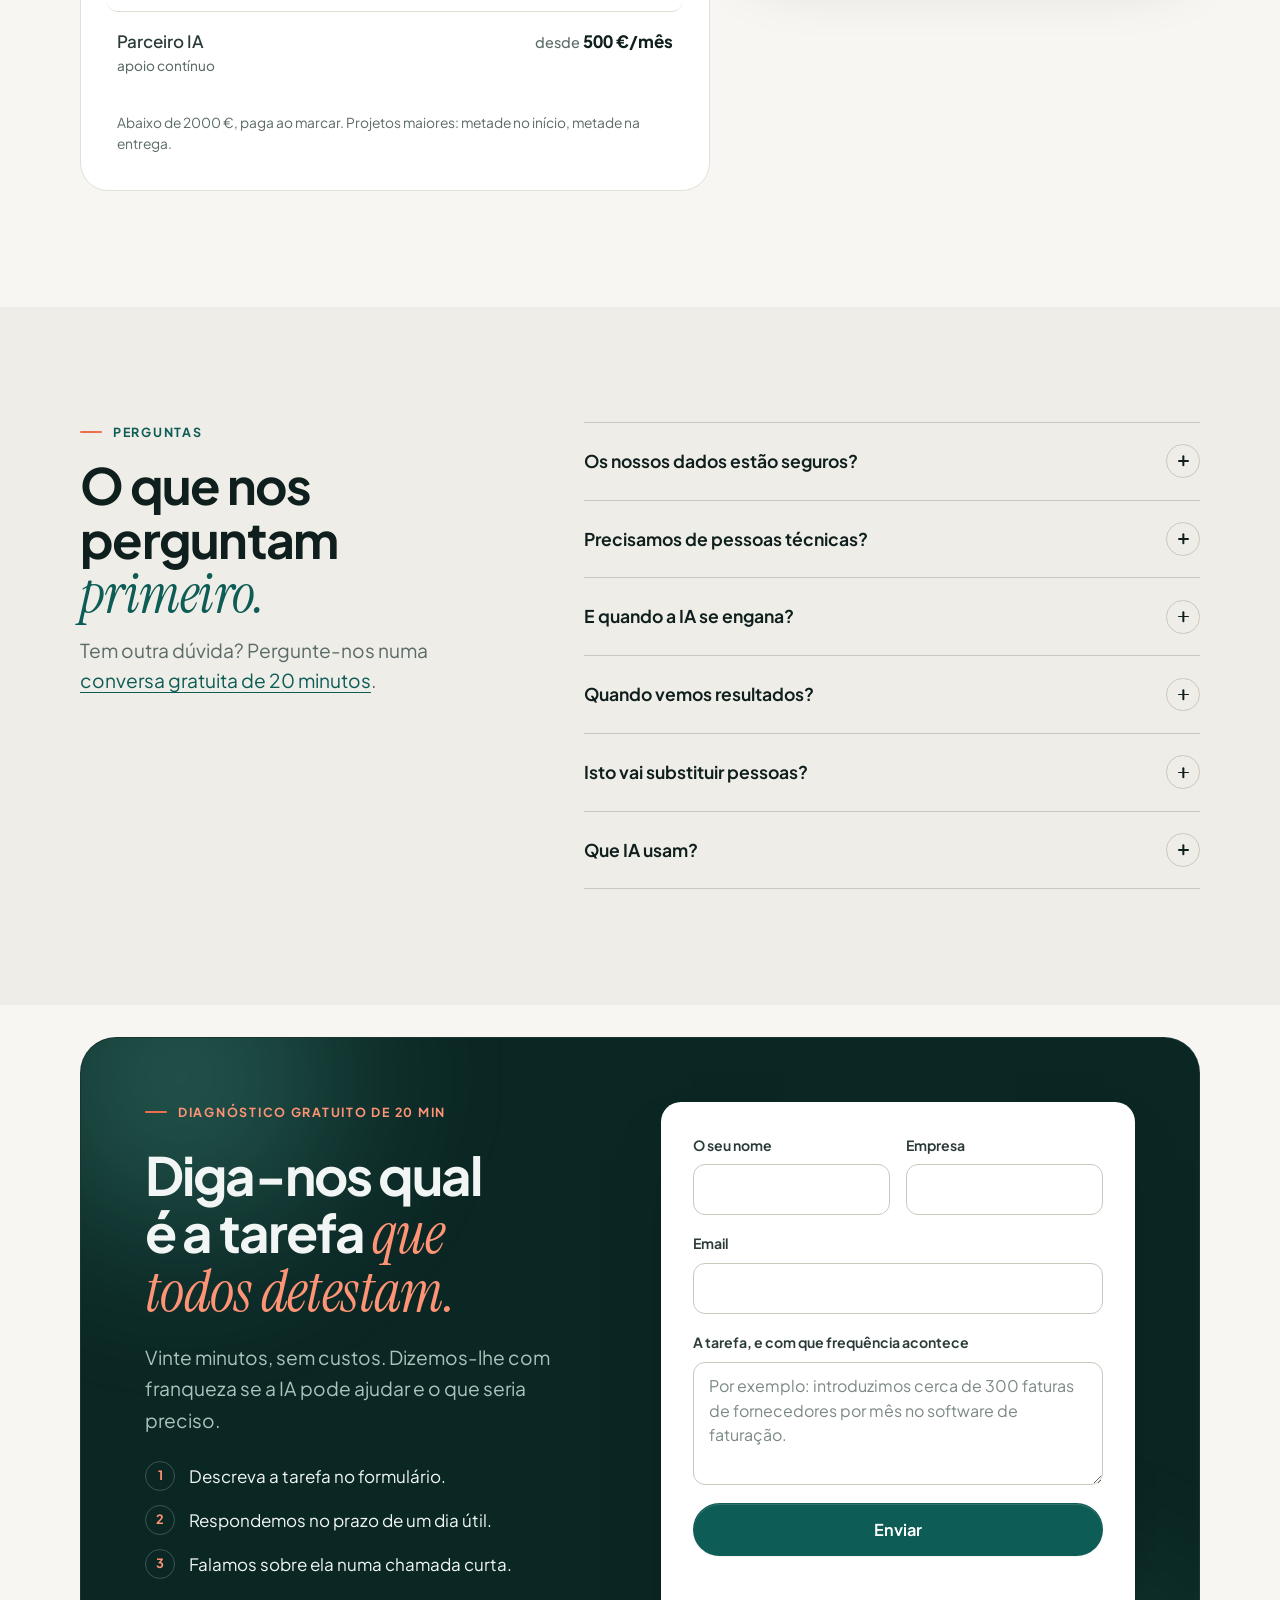
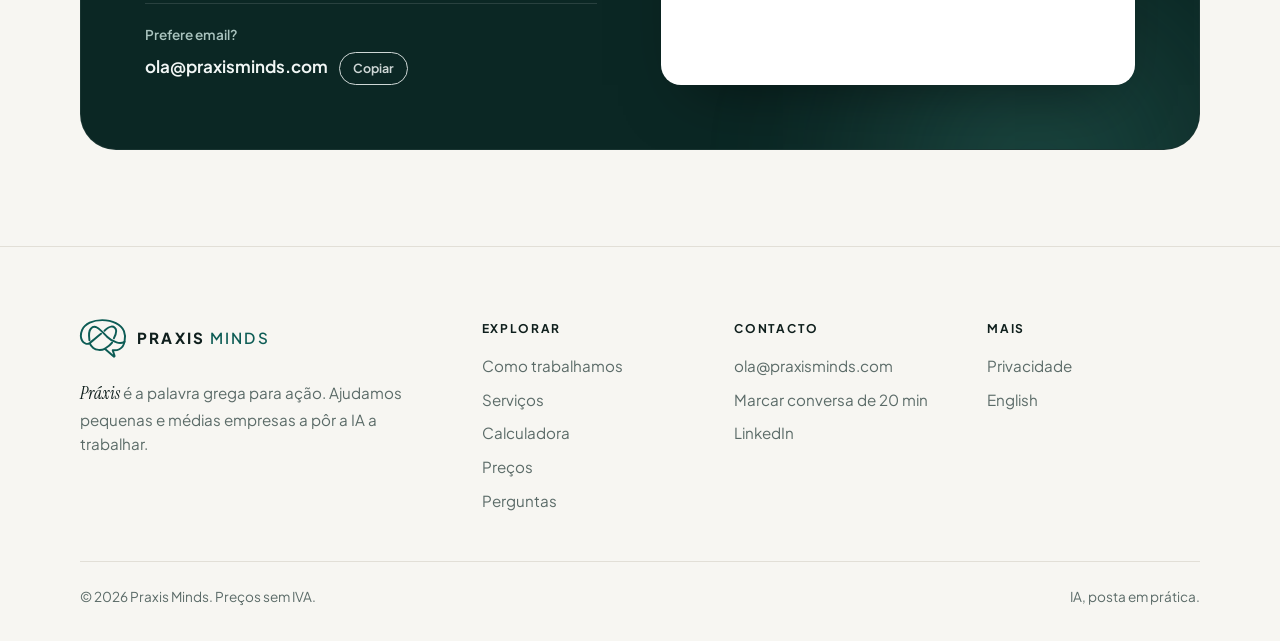
<file: website/pt/index.html>
<!doctype html>
<html lang="pt-PT">
<head>
<meta charset="utf-8">
<meta name="viewport" content="width=device-width, initial-scale=1, viewport-fit=cover">
<title>Praxis Minds | IA prática para pequenas e médias empresas</title>
<meta name="description" content="A Praxis Minds encontra o trabalho que consome a semana da sua equipa, cria ferramentas de IA que o fazem e ensina as suas pessoas a usá-las. Preços fixos, primeiros resultados em semanas.">
<link rel="canonical" href="https://praxisminds.com/pt/">
<link rel="alternate" hreflang="en" href="https://praxisminds.com/">
<link rel="alternate" hreflang="pt-PT" href="https://praxisminds.com/pt/">
<link rel="alternate" hreflang="x-default" href="https://praxisminds.com/">
<meta property="og:type" content="website">
<meta property="og:locale" content="pt_PT">
<meta property="og:locale:alternate" content="en_GB">
<meta property="og:title" content="Praxis Minds | IA, posta em prática">
<meta property="og:description" content="Encontramos o trabalho que consome a semana da sua equipa, criamos ferramentas de IA que o fazem e ensinamos as suas pessoas a usá-las.">
<meta property="og:url" content="https://praxisminds.com/pt/">
<meta property="og:image" content="https://praxisminds.com/assets/og-image-pt.png">
<meta name="twitter:card" content="summary_large_image">
<meta name="theme-color" content="#0D5C55">
<link rel="icon" href="../assets/favicon.svg" type="image/svg+xml">
<link rel="preconnect" href="https://fonts.googleapis.com">
<link rel="preconnect" href="https://fonts.gstatic.com" crossorigin>
<link rel="stylesheet" href="https://fonts.googleapis.com/css2?family=Instrument+Serif:ital@1&family=Plus+Jakarta+Sans:wght@400..800&display=swap">
<link rel="stylesheet" href="../assets/styles.css">
<script type="application/ld+json">
{
  "@context": "https://schema.org",
  "@type": "ProfessionalService",
  "name": "Praxis Minds",
  "slogan": "IA, posta em prática.",
  "description": "Consultoria de IA para pequenas e médias empresas: automatização de processos, assistentes de IA, dashboards e formação em IA.",
  "url": "https://praxisminds.com/pt/",
  "email": "ola@praxisminds.com",
  "inLanguage": "pt-PT"
}
</script>
</head>
<body>
<!-- Ícones: um só estilo de traço, usados com <svg class="ic"><use href="#i-nome"/></svg> -->
<svg class="sprite" aria-hidden="true" focusable="false">
  <symbol id="i-arrow" viewBox="0 0 24 24"><path d="M5 12h14"/><path d="m13 6 6 6-6 6"/></symbol>
  <symbol id="i-check" viewBox="0 0 24 24"><path d="M20 6 9 17l-5-5"/></symbol>
  <symbol id="i-clock" viewBox="0 0 24 24"><circle cx="12" cy="12" r="9"/><path d="M12 7v5l3 2"/></symbol>
  <symbol id="i-info" viewBox="0 0 24 24"><circle cx="12" cy="12" r="9"/><path d="M12 11v5"/><path d="M12 7.5h.01"/></symbol>
  <symbol id="i-search" viewBox="0 0 24 24"><circle cx="11" cy="11" r="7"/><path d="m20 20-4-4"/></symbol>
  <symbol id="i-blocks" viewBox="0 0 24 24"><rect x="3" y="3" width="7.5" height="7.5" rx="2"/><rect x="13.5" y="3" width="7.5" height="7.5" rx="2"/><rect x="3" y="13.5" width="7.5" height="7.5" rx="2"/><path d="M17.25 14v6.5"/><path d="M14 17.25h6.5"/></symbol>
  <symbol id="i-cap" viewBox="0 0 24 24"><path d="M22 9.5 12 5 2 9.5 12 14z"/><path d="M6 11.5V16c0 1.4 2.7 3 6 3s6-1.6 6-3v-4.5"/><path d="M22 9.5V15"/></symbol>
  <symbol id="i-compass" viewBox="0 0 24 24"><circle cx="12" cy="12" r="9"/><path d="m15.5 8.5-2 5-5 2 2-5z"/></symbol>
  <symbol id="i-doc" viewBox="0 0 24 24"><path d="M14 3H7a2 2 0 0 0-2 2v14a2 2 0 0 0 2 2h10a2 2 0 0 0 2-2V8z"/><path d="M14 3v5h5"/><path d="M9 13h6"/><path d="M9 17h4"/></symbol>
  <symbol id="i-inbox" viewBox="0 0 24 24"><path d="M3 13h5l1.5 2.5h5L16 13h5"/><path d="M5.5 5h13L21 13v5a2 2 0 0 1-2 2H5a2 2 0 0 1-2-2v-5z"/></symbol>
  <symbol id="i-book" viewBox="0 0 24 24"><path d="M3 5h6a3 3 0 0 1 3 3v12a2.5 2.5 0 0 0-2.5-2.5H3z"/><path d="M21 5h-6a3 3 0 0 0-3 3v12a2.5 2.5 0 0 1 2.5-2.5H21z"/></symbol>
  <symbol id="i-chart" viewBox="0 0 24 24"><path d="M3 3v16a2 2 0 0 0 2 2h16"/><path d="M8 17v-4"/><path d="M13 17V9"/><path d="M18 17V6"/></symbol>
  <symbol id="i-receipt" viewBox="0 0 24 24"><path d="M5 3h14v18l-2.5-1.5L14 21l-2-1.5-2 1.5-2.5-1.5L5 21z"/><path d="M9 8h6"/><path d="M9 12h6"/><path d="M9 16h3"/></symbol>
  <symbol id="i-link" viewBox="0 0 24 24"><path d="M10 13a5 5 0 0 0 7.5.5l3-3a5 5 0 0 0-7-7l-1.7 1.7"/><path d="M14 11a5 5 0 0 0-7.5-.5l-3 3a5 5 0 0 0 7 7l1.7-1.7"/></symbol>
  <symbol id="i-globe" viewBox="0 0 24 24"><circle cx="12" cy="12" r="9"/><path d="M3 12h18"/><path d="M12 3c2.5 2.6 3.8 5.6 3.8 9s-1.3 6.4-3.8 9c-2.5-2.6-3.8-5.6-3.8-9S9.5 5.6 12 3z"/></symbol>
  <symbol id="i-trend" viewBox="0 0 24 24"><path d="m3 17 6-6 4 4 8-8"/><path d="M15 7h6v6"/></symbol>
  <symbol id="i-present" viewBox="0 0 24 24"><path d="M2 4h20"/><path d="M4 4v10a2 2 0 0 0 2 2h12a2 2 0 0 0 2-2V4"/><path d="m8 21 4-5 4 5"/></symbol>
  <symbol id="i-briefcase" viewBox="0 0 24 24"><rect x="3" y="7" width="18" height="13" rx="2"/><path d="M8 7V5a2 2 0 0 1 2-2h4a2 2 0 0 1 2 2v2"/><path d="M3 13h18"/></symbol>
  <symbol id="i-megaphone" viewBox="0 0 24 24"><path d="M3 10v4a1 1 0 0 0 1 1h2l6 4V5L6 9H4a1 1 0 0 0-1 1z"/><path d="M16 9a4 4 0 0 1 0 6"/><path d="M19 6a8 8 0 0 1 0 12"/></symbol>
  <symbol id="i-bulb" viewBox="0 0 24 24"><path d="M9 18h6"/><path d="M10 21h4"/><path d="M12 3a6 6 0 0 0-3.6 10.8c.7.5 1.1 1.3 1.1 2.2h5c0-.9.4-1.7 1.1-2.2A6 6 0 0 0 12 3z"/></symbol>
  <symbol id="i-users" viewBox="0 0 24 24"><circle cx="9" cy="8" r="3.5"/><path d="M2.5 20a6.5 6.5 0 0 1 13 0"/><path d="M15.5 4.6a3.5 3.5 0 0 1 0 6.8"/><path d="M21.5 20a6.5 6.5 0 0 0-4-6"/></symbol>
  <symbol id="i-flow" viewBox="0 0 24 24"><rect x="3" y="3" width="6" height="6" rx="1.5"/><rect x="15" y="15" width="6" height="6" rx="1.5"/><path d="M6 9v3a3 3 0 0 0 3 3h6"/><path d="m13 13 2 2-2 2"/></symbol>
  <symbol id="i-flag" viewBox="0 0 24 24"><path d="M5 21V4"/><path d="M5 4h11l-2 4 2 4H5"/></symbol>
  <symbol id="i-award" viewBox="0 0 24 24"><circle cx="12" cy="9" r="6"/><path d="m8.5 14-1.5 7.5 5-3 5 3-1.5-7.5"/></symbol>
  <symbol id="i-tag" viewBox="0 0 24 24"><path d="M3 12V4a1 1 0 0 1 1-1h8l9 9-9 9z"/><circle cx="7.5" cy="7.5" r="1.25"/></symbol>
  <symbol id="i-chat" viewBox="0 0 24 24"><path d="M20 15a2 2 0 0 1-2 2H8l-4 4V5a2 2 0 0 1 2-2h12a2 2 0 0 1 2 2z"/><path d="M8 8.5h8"/><path d="M8 12.5h5"/></symbol>
  <symbol id="i-person-check" viewBox="0 0 24 24"><circle cx="9" cy="8" r="4"/><path d="M2 21a7 7 0 0 1 14 0"/><path d="m16 11 2 2 4-4"/></symbol>
  <symbol id="i-lock" viewBox="0 0 24 24"><rect x="4" y="11" width="16" height="10" rx="2"/><path d="M8 11V7a4 4 0 0 1 8 0v4"/></symbol>
</svg>

<a class="skip" href="#main">Saltar para o conteúdo</a>

<header class="site-head" id="site-head">
  <div class="wrap head-in">
    <a class="brand" href="#top" aria-label="Praxis Minds, voltar ao início">
      <svg class="logo" viewBox="5.5 8.5 90 76" aria-hidden="true"><g fill="none" stroke-width="3.8" stroke-linecap="round" stroke-linejoin="round"><path pathLength="1" d="M54 66.6C60.5 62.5 65.5 58.5 68.3 54.5"/><path pathLength="1" d="M71.8 46C74.3 42 76.1 37.5 76.3 32C76.5 26.5 72 22.6 66.5 23.3C61.5 24 57 28 53.4 31.3"/><path pathLength="1" d="M46.6 37.1C39 43.5 31 50.5 24.5 55.5C20 58.5 13 57 9.8 51C6.8 45.5 6.6 37 9.5 30C15 17.5 31 10.5 49 10.5C69 10.5 86 19 91.5 32C94 38.5 94 47 92.7 52C91.5 59 88 64.5 82.5 67.5C79 69.4 74.5 69.8 69.5 69.5L73 80C73.6 81.7 72.3 82.6 71 81.4L54 66.6C47 70 37 69.5 31.5 65C27.5 61.8 25.5 58.5 24.5 55.5"/><path pathLength="1" d="M24 50C22.6 41 23.2 31 27 27C30 23.5 35 23 39.5 25.5C46 29.5 53 37.5 59 43.5C64 48.5 70 52 77 54C83 55.8 88.5 55.2 92.6 53"/></g></svg>
      <span class="brand-name">Praxis<span> Minds</span></span>
    </a>
    <nav class="site-nav" id="site-nav" aria-label="Principal">
      <a href="#method">Como trabalhamos</a>
      <a href="#services">Serviços</a>
      <a href="#prices">Preços</a>
      <a href="#faq">Perguntas</a>
      <a class="btn nav-cta" href="#contact">Marcar conversa de 20 min</a>
    </nav>
    <p class="lang" aria-label="Idioma">
      <a href="../index.html" hreflang="en" lang="en" title="View in English">EN</a>
      <span class="lang-cur" aria-current="true">PT</span>
    </p>
    <a class="btn btn-sm head-cta" href="#contact">Marcar conversa de 20 min</a>
    <button class="menu-btn" type="button" aria-expanded="false" aria-controls="site-nav" aria-label="Menu"><span></span><span></span></button>
  </div>
</header>

<main id="main" data-locale="pt-PT">

<!-- HERO -->
<section class="hero" id="top">
  <div class="hero-bg" aria-hidden="true"><span class="blob blob-1"></span><span class="blob blob-2"></span></div>
  <div class="wrap hero-grid">
    <div class="hero-copy">
      <p class="badge enter"><span class="badge-dot"></span>Consultoria de IA para pequenas e médias empresas</p>
      <h1 class="enter" style="--e:1">IA, posta em <em>prática.<svg class="scribble" viewBox="0 0 200 20" preserveAspectRatio="none" aria-hidden="true"><path pathLength="1" d="M4 13 C 50 5, 120 4, 196 9"/></svg></em></h1>
      <p class="lead enter" style="--e:2">Encontramos o trabalho que consome a semana da sua equipa, criamos ferramentas de IA que o fazem e ensinamos as suas pessoas a usá-las.</p>
      <div class="cta-row enter" style="--e:3">
        <a class="btn btn-lg" href="#contact">Marcar diagnóstico gratuito de 20 min <svg class="ic arr" aria-hidden="true"><use href="#i-arrow"/></svg></a>
        <a class="btn btn-lg btn-ghost" href="#calculator">Quanto lhe custa uma tarefa?</a>
      </div>
      <ul class="ticks enter" style="--e:4">
        <li><svg class="ic" aria-hidden="true"><use href="#i-check"/></svg>Preços fixos</li>
        <li><svg class="ic" aria-hidden="true"><use href="#i-check"/></svg>Primeiros resultados em semanas</li>
        <li><svg class="ic" aria-hidden="true"><use href="#i-check"/></svg>Os seus dados continuam seus</li>
      </ul>
    </div>

    <figure class="week enter" style="--e:3" id="week" aria-labelledby="week-title">
      <div class="week-top">
        <p class="week-title" id="week-title"><svg class="ic" aria-hidden="true"><use href="#i-clock"/></svg>Uma semana administrativa de exemplo</p>
        <div class="seg" role="group" aria-label="Mostrar a semana">
          <button type="button" id="week-now" aria-pressed="true">Agora</button>
          <button type="button" id="week-after" aria-pressed="false">Com a Praxis</button>
        </div>
      </div>

      <dl class="week-stats">
        <div class="ws-busy"><dt>Trabalho repetitivo</dt><dd id="stat-busy">13 h 30 min</dd></div>
        <div class="ws-back"><dt>Tempo recuperado</dt><dd id="stat-back">0 h</dd></div>
      </dl>

      <ul class="wk-rows">
        <li class="wk-row" style="--now:4;--after:1;--i:0"><span class="wk-task">Introduzir faturas de fornecedores no ERP</span><span class="wk-time">4 h</span><span class="wk-bar" aria-hidden="true"><span class="wk-fill"></span></span></li>
        <li class="wk-row" style="--now:3;--after:.5;--i:1"><span class="wk-task">Recolher números para o fecho do mês</span><span class="wk-time">3 h</span><span class="wk-bar" aria-hidden="true"><span class="wk-fill"></span></span></li>
        <li class="wk-row" style="--now:2;--after:.25;--i:2"><span class="wk-task">Montar o mapa de vendas semanal</span><span class="wk-time">2 h</span><span class="wk-bar" aria-hidden="true"><span class="wk-fill"></span></span></li>
        <li class="wk-row" style="--now:2;--after:.5;--i:3"><span class="wk-task">Escrever orçamentos do zero</span><span class="wk-time">2 h</span><span class="wk-bar" aria-hidden="true"><span class="wk-fill"></span></span></li>
        <li class="wk-row" style="--now:1.5;--after:.25;--i:4"><span class="wk-task">Copiar encomendas do email para o sistema</span><span class="wk-time">1 h 30 min</span><span class="wk-bar" aria-hidden="true"><span class="wk-fill"></span></span></li>
        <li class="wk-row" style="--now:1;--after:.25;--i:5"><span class="wk-task">Responder a emails «onde está a minha encomenda?»</span><span class="wk-time">1 h</span><span class="wk-bar" aria-hidden="true"><span class="wk-fill"></span></span></li>
      </ul>
      <figcaption>Apenas ilustrativo. A sua semana será diferente, e a <a href="#calculator">calculadora</a> mais abaixo faz as contas com os seus números.</figcaption>
    </figure>
  </div>
</section>

<!-- MÉTODO -->
<section class="section" id="method">
  <div class="wrap">
    <header class="sec-head split reveal">
      <p class="kicker">Como corre um projeto</p>
      <h2>Três passos, <em>sempre</em> por esta ordem.</h2>
      <p class="sec-lead">Cada passo termina com algo que pode usar, por isso pode parar depois de qualquer um deles.</p>
    </header>

    <ol class="steps" data-stagger>
      <li class="step">
        <div class="step-top"><span class="icon-tile"><svg class="ic" aria-hidden="true"><use href="#i-search"/></svg></span><span class="step-num">01</span></div>
        <h3>Encontrar</h3>
        <p>Sentamo-nos com as pessoas que fazem o trabalho, mapeamos para onde vão as horas e ordenamos o que a IA pode assumir, pelas horas poupadas e pelo esforço necessário.</p>
        <dl class="facts">
          <div><dt>Recebe</dt><dd>Uma lista ordenada de oportunidades, com as horas e os euros por trás de cada uma, e um plano a 90 dias.</dd></div>
          <div><dt>Duração</dt><dd>2 a 3 semanas</dd></div>
          <div><dt>Desde</dt><dd><b>1500 €</b></dd></div>
        </dl>
        <span class="step-arrow" aria-hidden="true"><svg class="ic"><use href="#i-arrow"/></svg></span>
      </li>
      <li class="step">
        <div class="step-top"><span class="icon-tile"><svg class="ic" aria-hidden="true"><use href="#i-blocks"/></svg></span><span class="step-num">02</span></div>
        <h3>Construir</h3>
        <p>Criamos as ferramentas: automatizações, assistentes e dashboards. Vê progresso real todas as semanas, testado nos seus próprios documentos.</p>
        <dl class="facts">
          <div><dt>Recebe</dt><dd>Uma ferramenta a funcionar, ligada aos sistemas que já usa, com uma pessoa a verificar tudo o que é importante.</dd></div>
          <div><dt>Duração</dt><dd>1 a 8 semanas</dd></div>
          <div><dt>Desde</dt><dd><b>1500 €</b></dd></div>
        </dl>
        <span class="step-arrow" aria-hidden="true"><svg class="ic"><use href="#i-arrow"/></svg></span>
      </li>
      <li class="step">
        <div class="step-top"><span class="icon-tile"><svg class="ic" aria-hidden="true"><use href="#i-cap"/></svg></span><span class="step-num">03</span></div>
        <h3>Ensinar</h3>
        <p>Formamos as pessoas que vão usar as ferramentas, e quem mais quiser aprender a trabalhar bem com IA.</p>
        <dl class="facts">
          <div><dt>Recebe</dt><dd>Utilizadores confiantes, guias escritos e registos de formação para os seus arquivos.</dd></div>
          <div><dt>Duração</dt><dd>90 minutos a 6 semanas</dd></div>
          <div><dt>Desde</dt><dd><b>800 €</b></dd></div>
        </dl>
      </li>
    </ol>

    <div class="callout reveal">
      <span class="icon-tile"><svg class="ic" aria-hidden="true"><use href="#i-compass"/></svg></span>
      <p><strong>Não sabe por onde começar?</strong> O Arranque Rápido é uma sessão de 2 horas sobre os seus processos principais, seguida de cinco ganhos rápidos por escrito. Custa 350 €, e descontamos esse valor se avançar para uma auditoria.</p>
      <a class="btn btn-ghost" href="#contact">Perguntar pelo Arranque Rápido</a>
    </div>
  </div>
</section>

<!-- SERVIÇOS: três grupos em separadores. Sem JavaScript, os três aparecem seguidos. -->
<section class="section band" id="services">
  <div class="wrap">
    <header class="sec-head center reveal">
      <p class="kicker">Serviços</p>
      <h2>O que construímos, ensinamos <em>e escrevemos.</em></h2>
      <p class="sec-lead">Escolha um separador para ver o que inclui cada serviço, quanto tempo demora e a partir de que preço.</p>
    </header>

    <div class="tablist-wrap reveal">
      <div class="tablist" role="tablist" aria-label="Serviços">
        <button class="tab" type="button" role="tab" id="tab-build" aria-controls="build" aria-selected="true"><svg class="ic" aria-hidden="true"><use href="#i-blocks"/></svg>Ferramentas</button>
        <button class="tab" type="button" role="tab" id="tab-workshops" aria-controls="workshops" aria-selected="false" tabindex="-1"><svg class="ic" aria-hidden="true"><use href="#i-cap"/></svg>Formação</button>
        <button class="tab" type="button" role="tab" id="tab-more" aria-controls="more" aria-selected="false" tabindex="-1"><svg class="ic" aria-hidden="true"><use href="#i-doc"/></svg>Documentos de negócio</button>
        <span class="tab-ind" aria-hidden="true"></span>
      </div>
    </div>

    <div class="tab-panel" id="build" role="tabpanel" aria-labelledby="tab-build" tabindex="0">
      <p class="panel-intro"><strong>Ferramentas práticas que devolvem horas.</strong> São os trabalhos que mais nos pedem. Cada um parte de uma tarefa que a sua equipa já faz à mão.</p>
      <ul class="cards" data-stagger>
        <li class="card">
          <span class="icon-tile"><svg class="ic" aria-hidden="true"><use href="#i-doc"/></svg></span>
          <h3>Leitor de documentos</h3>
          <p class="meta"><span class="pill"><svg class="ic" aria-hidden="true"><use href="#i-clock"/></svg>2–4 semanas</span><span class="pill pill-price">desde 2500 €</span></p>
          <dl class="io">
            <div><dt>Entra</dt><dd>Faturas de fornecedores, encomendas e guias de remessa, em PDF ou por email.</dd></div>
            <div><dt>Sai</dt><dd>Linhas limpas no seu ERP, software de faturação ou folha de cálculo. Tudo o que for invulgar fica assinalado para uma pessoa.</dd></div>
          </dl>
        </li>
        <li class="card">
          <span class="icon-tile"><svg class="ic" aria-hidden="true"><use href="#i-inbox"/></svg></span>
          <h3>Triagem de email</h3>
          <p class="meta"><span class="pill"><svg class="ic" aria-hidden="true"><use href="#i-clock"/></svg>2–3 semanas</span><span class="pill pill-price">desde 2500 €</span></p>
          <dl class="io">
            <div><dt>Entra</dt><dd>Uma caixa de correio partilhada, como encomendas@, info@ ou apoio@.</dd></div>
            <div><dt>Sai</dt><dd>Cada email classificado, resumido e com resposta em rascunho. A sua equipa aprova antes de qualquer envio.</dd></div>
          </dl>
        </li>
        <li class="card">
          <span class="icon-tile"><svg class="ic" aria-hidden="true"><use href="#i-book"/></svg></span>
          <h3>Assistente de conhecimento da empresa</h3>
          <p class="meta"><span class="pill"><svg class="ic" aria-hidden="true"><use href="#i-clock"/></svg>3–6 semanas</span><span class="pill pill-price">desde 4000 €</span></p>
          <dl class="io">
            <div><dt>Entra</dt><dd>Manuais, procedimentos, tabelas de preços e políticas internas.</dd></div>
            <div><dt>Sai</dt><dd>Respostas claras às perguntas da equipa, cada uma com a ligação para a página de onde veio.</dd></div>
          </dl>
        </li>
        <li class="card">
          <span class="icon-tile"><svg class="ic" aria-hidden="true"><use href="#i-chart"/></svg></span>
          <h3>Dashboard de gestão</h3>
          <p class="meta"><span class="pill"><svg class="ic" aria-hidden="true"><use href="#i-clock"/></svg>2–6 semanas</span><span class="pill pill-price">desde 2500 €</span></p>
          <dl class="io">
            <div><dt>Entra</dt><dd>Dados de vendas, operações e finanças das ferramentas que já usa.</dd></div>
            <div><dt>Sai</dt><dd>Um ecrã com os indicadores principais e, todas as segundas-feiras, um pequeno resumo escrito do que mudou e porquê.</dd></div>
          </dl>
        </li>
        <li class="card">
          <span class="icon-tile"><svg class="ic" aria-hidden="true"><use href="#i-receipt"/></svg></span>
          <h3>Gerador de orçamentos e propostas</h3>
          <p class="meta"><span class="pill"><svg class="ic" aria-hidden="true"><use href="#i-clock"/></svg>3–5 semanas</span><span class="pill pill-price">desde 4000 €</span></p>
          <dl class="io">
            <div><dt>Entra</dt><dd>Um formulário curto, a sua tabela de preços e alguns orçamentos antigos.</dd></div>
            <div><dt>Sai</dt><dd>Um orçamento ou proposta com a sua imagem, pronto a rever em minutos.</dd></div>
          </dl>
        </li>
        <li class="card">
          <span class="icon-tile"><svg class="ic" aria-hidden="true"><use href="#i-link"/></svg></span>
          <h3>Ligação entre sistemas</h3>
          <p class="meta"><span class="pill"><svg class="ic" aria-hidden="true"><use href="#i-clock"/></svg>1–3 semanas</span><span class="pill pill-price">desde 1500 €</span></p>
          <dl class="io">
            <div><dt>Entra</dt><dd>O seu CRM, ERP, software de faturação, folhas de cálculo e email.</dd></div>
            <div><dt>Sai</dt><dd>Dados que passam de um sistema para o outro sozinhos, sem ninguém a copiar e colar.</dd></div>
          </dl>
        </li>
      </ul>
      <p class="panel-note"><svg class="ic" aria-hidden="true"><use href="#i-info"/></svg><span>A IA em si costuma custar entre alguns euros e algumas dezenas de euros por mês. Recebe essa estimativa por escrito antes de começarmos a construir.</span></p>
    </div>

    <div class="tab-panel" id="workshops" role="tabpanel" aria-labelledby="tab-workshops" tabindex="0">
      <p class="panel-intro"><strong>Ensine a sua equipa a trabalhar com IA.</strong> Sessões práticas, pensadas para as suas ferramentas e para as tarefas reais das suas pessoas. Cerca de 70% do tempo é passado a fazer.</p>
      <ul class="cards" data-stagger>
        <li class="card">
          <div class="card-top"><span class="icon-tile"><svg class="ic" aria-hidden="true"><use href="#i-bulb"/></svg></span><span class="card-price"><small>desde</small> 800 €</span></div>
          <h3>Fundamentos de IA para Equipas</h3>
          <p>Para todos, sem conhecimentos técnicos. O que a IA faz bem, onde falha, como pedir o que precisa e as regras para os dados da sua empresa.</p>
          <p class="meta"><span class="pill"><svg class="ic" aria-hidden="true"><use href="#i-clock"/></svg>90 min ou ½ dia</span></p>
        </li>
        <li class="card">
          <div class="card-top"><span class="icon-tile"><svg class="ic" aria-hidden="true"><use href="#i-users"/></svg></span><span class="card-price"><small>desde</small> 1500 €</span></div>
          <h3>IA para a Sua Função</h3>
          <p>Um grupo de cada vez: comercial, administrativo, financeiro, recursos humanos, apoio ao cliente ou direção, cada um a trabalhar nas suas próprias tarefas.</p>
          <p class="meta"><span class="pill"><svg class="ic" aria-hidden="true"><use href="#i-clock"/></svg>½ dia</span></p>
        </li>
        <li class="card">
          <div class="card-top"><span class="icon-tile"><svg class="ic" aria-hidden="true"><use href="#i-flow"/></svg></span><span class="card-price"><small>desde</small> 2500 €</span></div>
          <h3>Crie o Seu Primeiro Fluxo com IA</h3>
          <p>Para utilizadores avançados e responsáveis de processos. Todos saem com um fluxo de trabalho a funcionar para o seu próprio trabalho.</p>
          <p class="meta"><span class="pill"><svg class="ic" aria-hidden="true"><use href="#i-clock"/></svg>1 dia</span></p>
        </li>
        <li class="card">
          <div class="card-top"><span class="icon-tile"><svg class="ic" aria-hidden="true"><use href="#i-compass"/></svg></span><span class="card-price"><small>desde</small> 2000 €</span></div>
          <h3>IA para Líderes</h3>
          <p>Para administradores e diretores. Onde a IA compensa no seu negócio, quais são os riscos, e um plano a 90 dias.</p>
          <p class="meta"><span class="pill"><svg class="ic" aria-hidden="true"><use href="#i-clock"/></svg>½ dia</span></p>
        </li>
        <li class="card">
          <div class="card-top"><span class="icon-tile"><svg class="ic" aria-hidden="true"><use href="#i-flag"/></svg></span><span class="card-price"><small>desde</small> 6000 €</span></div>
          <h3>Programa Embaixadores de IA</h3>
          <p>Cinco a quinze pessoas, cada uma a melhorar um processo real. Termina com um dia de demonstração para a direção.</p>
          <p class="meta"><span class="pill"><svg class="ic" aria-hidden="true"><use href="#i-clock"/></svg>6 semanas</span></p>
        </li>
        <li class="card card-note">
          <span class="icon-tile"><svg class="ic" aria-hidden="true"><use href="#i-award"/></svg></span>
          <h3>Regulamento Europeu da IA</h3>
          <p>Desde fevereiro de 2025, as empresas da UE cujos colaboradores usam ferramentas de IA têm de tomar medidas para desenvolver a literacia em IA dessas pessoas. Cada workshop inclui registo de presenças, um pequeno questionário e certificados para os seus arquivos.</p>
        </li>
      </ul>
    </div>

    <div class="tab-panel" id="more" role="tabpanel" aria-labelledby="tab-more" tabindex="0">
      <p class="panel-intro"><strong>Documentos de negócio, feitos mais depressa.</strong> Usamos as mesmas ferramentas para produzir sites, estudos e apresentações. Uma pessoa verifica cada número antes de chegar até si.</p>
      <ul class="cards" data-stagger>
        <li class="card">
          <span class="icon-tile"><svg class="ic" aria-hidden="true"><use href="#i-globe"/></svg></span>
          <h3>Websites</h3>
          <p>Sites rápidos e claros, com um assistente opcional que responde às perguntas dos visitantes.</p>
          <p class="meta"><span class="pill pill-price">desde 1200 €</span></p>
        </li>
        <li class="card">
          <span class="icon-tile"><svg class="ic" aria-hidden="true"><use href="#i-trend"/></svg></span>
          <h3>Estudos de viabilidade</h3>
          <p>Mercado, concorrência, projeções financeiras a cinco anos e uma recomendação clara, com a fonte de cada número.</p>
          <p class="meta"><span class="pill pill-price">desde 1500 €</span></p>
        </li>
        <li class="card">
          <span class="icon-tile"><svg class="ic" aria-hidden="true"><use href="#i-present"/></svg></span>
          <h3>Pitch decks</h3>
          <p>Dez a quinze diapositivos para investidores, bancos ou para a sua administração.</p>
          <p class="meta"><span class="pill pill-price">desde 800 €</span></p>
        </li>
        <li class="card">
          <span class="icon-tile"><svg class="ic" aria-hidden="true"><use href="#i-briefcase"/></svg></span>
          <h3>Planos de negócio</h3>
          <p>Para bancos, investidores e candidaturas a financiamento.</p>
          <p class="meta"><span class="pill pill-price">desde 2000 €</span></p>
        </li>
        <li class="card">
          <span class="icon-tile"><svg class="ic" aria-hidden="true"><use href="#i-megaphone"/></svg></span>
          <h3>Conteúdos de marketing</h3>
          <p>Publicações no LinkedIn, newsletters, artigos e casos de estudo, com a voz da sua marca.</p>
          <p class="meta"><span class="pill pill-price">desde 800 €/mês</span></p>
        </li>
        <li class="card card-cta">
          <h3>Tem outra coisa em mente?</h3>
          <p>Diga-nos do que precisa, e dizemos-lhe com franqueza se podemos ajudar.</p>
          <a class="link-arrow" href="#contact">Fale connosco</a>
        </li>
      </ul>
    </div>
  </div>
</section>

<!-- CALCULADORA -->
<section class="section" id="calculator">
  <div class="wrap">
    <header class="sec-head split reveal">
      <p class="kicker">Os seus números</p>
      <h2>Quanto lhe custa <em>uma tarefa?</em></h2>
      <p class="sec-lead">Escolha uma tarefa e ajuste os números. Tudo é calculado no seu navegador, e nada é enviado.</p>
    </header>

    <div class="calc reveal">
      <form class="calc-in" id="calc-form" autocomplete="off">
        <div class="field">
          <label for="calc-task">Tarefa</label>
          <select id="calc-task">
            <option value="invoices">Introduzir faturas no sistema</option>
            <option value="orders">Registar encomendas recebidas por email</option>
            <option value="questions">Responder a perguntas repetidas de clientes</option>
            <option value="quotes">Escrever orçamentos</option>
            <option value="report">Preparar o relatório semanal</option>
            <option value="other">Outra tarefa</option>
          </select>
        </div>
        <div class="field-row">
          <div class="field">
            <label for="calc-count">Vezes por semana</label>
            <input id="calc-count" type="number" inputmode="numeric" min="0" max="10000" step="1" value="80">
          </div>
          <div class="field">
            <label for="calc-minutes">Minutos cada</label>
            <input id="calc-minutes" type="number" inputmode="decimal" min="0" max="600" step="0.5" value="5">
          </div>
          <div class="field">
            <label for="calc-rate">Custo/hora (€)</label>
            <input id="calc-rate" type="number" inputmode="decimal" min="0" max="500" step="1" value="25">
          </div>
        </div>
        <p class="calc-assume"><svg class="ic" aria-hidden="true"><use href="#i-info"/></svg><span>Considera 46 semanas de trabalho por ano e que a IA assume cerca de 70% do tempo, com uma pessoa a verificar os resultados. Uma semana de trabalho tem 40 horas.</span></p>
      </form>

      <div class="calc-out" aria-live="polite">
        <div class="calc-big">
          <p class="calc-label">Esta tarefa ocupa</p>
          <p class="calc-num"><span id="out-hours">307</span> <small>horas por ano</small></p>
          <p class="calc-sub">e custa cerca de <strong id="out-cost">7670 €</strong> por ano.</p>
        </div>
        <div class="calc-back">
          <p class="calc-label">Tempo que podemos devolver</p>
          <p class="calc-num"><span id="out-back">215</span> <small>horas</small></p>
          <p class="calc-sub">São cerca de <strong id="out-weeks">5,4</strong> semanas de trabalho por ano, só com uma tarefa.</p>
        </div>
        <a class="btn btn-accent" id="calc-talk" href="#contact">Falar connosco sobre esta tarefa <svg class="ic arr" aria-hidden="true"><use href="#i-arrow"/></svg></a>
      </div>
    </div>
  </div>
</section>

<!-- REGRAS DA CASA -->
<section class="section dark" id="rules">
  <div class="wrap">
    <header class="sec-head reveal">
      <p class="kicker">Regras da casa</p>
      <h2>O que nos pode <em>exigir.</em></h2>
    </header>
    <ul class="promises" data-stagger>
      <li class="promise"><span class="icon-tile"><svg class="ic" aria-hidden="true"><use href="#i-tag"/></svg></span><h3>Âmbito fixo, preço fixo.</h3><p>Se algo mudar, recebe um preço antes de fazermos o trabalho.</p></li>
      <li class="promise"><span class="icon-tile"><svg class="ic" aria-hidden="true"><use href="#i-chat"/></svg></span><h3>Linguagem clara.</h3><p>Se não conseguir explicar o que construímos, ainda não terminámos.</p></li>
      <li class="promise"><span class="icon-tile"><svg class="ic" aria-hidden="true"><use href="#i-person-check"/></svg></span><h3>Uma pessoa verifica tudo o que é importante.</h3><p>Cada ferramenta que construímos assinala os casos duvidosos e deixa a decisão final à sua equipa.</p></li>
      <li class="promise"><span class="icon-tile"><svg class="ic" aria-hidden="true"><use href="#i-lock"/></svg></span><h3>Os seus dados continuam seus.</h3><p>Usamos serviços de IA empresariais que não treinam modelos com os seus dados e, sempre que possível, pomos as ferramentas a correr nas suas próprias contas.</p></li>
      <li class="promise"><span class="icon-tile"><svg class="ic" aria-hidden="true"><use href="#i-bulb"/></svg></span><h3>Ensinamos pelo caminho.</h3><p>A sua equipa aprende como as ferramentas funcionam, para nunca ficar à nossa espera.</p></li>
      <li class="promise promise-cta"><div><h3>Vamos conversar.</h3><p>Uma conversa gratuita de 20 minutos. Dizemos-lhe com franqueza se a IA pode ajudar.</p></div><a class="btn" href="#contact">Marcar conversa <svg class="ic arr" aria-hidden="true"><use href="#i-arrow"/></svg></a></li>
    </ul>
  </div>
</section>

<!-- PREÇOS + CLIENTES FUNDADORES -->
<section class="section" id="prices">
  <div class="wrap">
    <header class="sec-head split reveal">
      <p class="kicker">Preços</p>
      <h2>Preços, <em>às claras.</em></h2>
      <p class="sec-lead">Cada projeto tem um preço fixo, acordado antes de começarmos. Estes são valores de partida, sem IVA.</p>
    </header>

    <div class="pricing">
      <div class="price-card reveal">
        <ul class="pricelist">
          <li><span>Arranque Rápido <small>2 horas com resumo escrito</small></span><b>350 €</b></li>
          <li><span>Auditoria de Oportunidades</span><b><small>desde</small> 1500 €</b></li>
          <li><span>Workshop de equipa</span><b><small>desde</small> 800 €</b></li>
          <li><span>Automatização <small>um processo</small></span><b><small>desde</small> 1500 €</b></li>
          <li><span>Dashboard</span><b><small>desde</small> 2500 €</b></li>
          <li><span>Assistente de IA</span><b><small>desde</small> 4000 €</b></li>
          <li><span>Aplicação de IA à medida</span><b><small>desde</small> 8000 €</b></li>
          <li><span>Website</span><b><small>desde</small> 1200 €</b></li>
          <li><span>Estudo de viabilidade</span><b><small>desde</small> 1500 €</b></li>
          <li><span>Parceiro IA <small>apoio contínuo</small></span><b><small>desde</small> 500 €/mês</b></li>
        </ul>
        <p class="fine">Abaixo de 2000 €, paga ao marcar. Projetos maiores: metade no início, metade na entrega.</p>
      </div>

      <aside class="founding reveal" id="founding" aria-labelledby="founding-title">
        <p class="founding-tag"><span class="badge-dot"></span>Para os primeiros cinco a assinar</p>
        <h2 id="founding-title">Cinco clientes fundadores.</h2>
        <p>Vamos abrir a Praxis Minds com cinco clientes fundadores. Tem 30 a 50% de desconto no primeiro projeto. Em troca, pedimos feedback honesto e autorização para escrever sobre os resultados.</p>
        <ol class="slots" data-taken="0" aria-label="Lugares de cliente fundador">
          <li>Livre</li><li>Livre</li><li>Livre</li><li>Livre</li><li>Livre</li>
        </ol>
        <p class="slots-count" id="slots-count">5 de 5 lugares livres</p>
        <a class="btn btn-accent" href="#contact">Pedir um lugar de fundador <svg class="ic arr" aria-hidden="true"><use href="#i-arrow"/></svg></a>
      </aside>
    </div>
  </div>
</section>

<!-- PERGUNTAS -->
<section class="section band" id="faq">
  <div class="wrap faq-grid">
    <header class="sec-head faq-side reveal">
      <p class="kicker">Perguntas</p>
      <h2>O que nos perguntam <em>primeiro.</em></h2>
      <p class="sec-lead">Tem outra dúvida? Pergunte-nos numa <a href="#contact">conversa gratuita de 20 minutos</a>.</p>
    </header>
    <div class="faq reveal">
      <details>
        <summary>Os nossos dados estão seguros?<span class="faq-icon" aria-hidden="true"></span></summary>
        <p>Usamos versões empresariais dos serviços de IA, cujos termos indicam que os seus dados não são usados para treinar os modelos. Sempre que possível, as ferramentas correm nas suas próprias contas, para que mantenha o controlo dos dados e da fatura. Quando há dados pessoais envolvidos, assinamos consigo um acordo de tratamento de dados.</p>
      </details>
      <details>
        <summary>Precisamos de pessoas técnicas?<span class="faq-icon" aria-hidden="true"></span></summary>
        <p>Não. Nós construímos, ligamos e mantemos as ferramentas. A sua equipa só precisa de conhecer o próprio trabalho, e nós ensinamos o resto.</p>
      </details>
      <details>
        <summary>E quando a IA se engana?<span class="faq-icon" aria-hidden="true"></span></summary>
        <p>Vai acontecer, às vezes. Todas as ferramentas que construímos assinalam os casos duvidosos para uma pessoa e deixam a sua equipa no comando de tudo o que é importante. Antes do lançamento, testamos com os seus documentos reais e mostramos-lhe a taxa de acerto.</p>
      </details>
      <details>
        <summary>Quando vemos resultados?<span class="faq-icon" aria-hidden="true"></span></summary>
        <p>Os ganhos rápidos chegam normalmente na primeira ou segunda semana. A maioria das automatizações entra em funcionamento em 2 a 4 semanas.</p>
      </details>
      <details>
        <summary>Isto vai substituir pessoas?<span class="faq-icon" aria-hidden="true"></span></summary>
        <p>Desenhamos ferramentas para assumir tarefas. O tempo volta para a sua equipa, que o pode dedicar aos clientes, ao crescimento e ao trabalho que andava sempre a ser adiado. Também formamos as pessoas que usam as ferramentas.</p>
      </details>
      <details>
        <summary>Que IA usam?<span class="faq-icon" aria-hidden="true"></span></summary>
        <p>Sobretudo o Claude, da Anthropic, porque lida de forma fiável com documentos e escrita. Escolhemos as ferramentas consoante o trabalho, e podemos trabalhar em ambientes Microsoft, Google ou AWS se a sua empresa o exigir.</p>
      </details>
    </div>
  </div>
</section>

<!-- CONTACTO -->
<section class="contact" id="contact">
  <div class="wrap">
    <div class="contact-panel reveal">
      <div class="contact-glow" aria-hidden="true"><span></span><span></span></div>
      <div class="contact-copy">
        <p class="kicker">Diagnóstico gratuito de 20 min</p>
        <h2>Diga-nos qual é a tarefa <em>que todos detestam.</em></h2>
        <p>Vinte minutos, sem custos. Dizemos-lhe com franqueza se a IA pode ajudar e o que seria preciso.</p>
        <ol class="next-steps">
          <li><b>1</b>Descreva a tarefa no formulário.</li>
          <li><b>2</b>Respondemos no prazo de um dia útil.</li>
          <li><b>3</b>Falamos sobre ela numa chamada curta.</li>
        </ol>
        <div class="email-line">
          <p class="email-label">Prefere email?</p>
          <p><span class="email" id="email-address">ola@praxisminds.com</span> <button type="button" class="copy-btn" id="copy-email">Copiar</button></p>
        </div>
      </div>

      <form class="contact-form" id="contact-form" data-endpoint="" data-email="ola@praxisminds.com" novalidate>
        <div class="field-row two">
          <div class="field">
            <label for="f-name">O seu nome</label>
            <input id="f-name" name="name" type="text" autocomplete="name" required>
          </div>
          <div class="field">
            <label for="f-company">Empresa</label>
            <input id="f-company" name="company" type="text" autocomplete="organization">
          </div>
        </div>
        <div class="field">
          <label for="f-email">Email</label>
          <input id="f-email" name="email" type="email" autocomplete="email" required>
        </div>
        <div class="field">
          <label for="f-task">A tarefa, e com que frequência acontece</label>
          <textarea id="f-task" name="task" rows="4" required placeholder="Por exemplo: introduzimos cerca de 300 faturas de fornecedores por mês no software de faturação."></textarea>
        </div>
        <p class="form-error" id="form-error" hidden></p>
        <button class="btn btn-lg" type="submit">Enviar</button>

        <div class="form-result" id="form-sent" hidden>
          <p><strong>Obrigado, recebemos a sua mensagem.</strong> Respondemos no prazo de um dia útil.</p>
        </div>
        <div class="form-result" id="form-fallback" hidden>
          <p><strong>A sua mensagem está pronta.</strong> O envio online ainda não está ativo. Copie a mensagem abaixo e envie-a para <span class="email">ola@praxisminds.com</span>.</p>
          <label class="sr-only" for="f-composed">A sua mensagem</label>
          <textarea id="f-composed" rows="6" readonly></textarea>
          <button type="button" class="copy-btn" id="copy-message">Copiar mensagem</button>
        </div>
      </form>
    </div>
  </div>
</section>

</main>

<footer class="site-foot">
  <div class="wrap">
    <div class="foot-grid">
      <div class="foot-brand">
        <a class="brand" href="#top" aria-label="Praxis Minds, voltar ao início">
          <svg class="logo" viewBox="5.5 8.5 90 76" aria-hidden="true"><g fill="none" stroke-width="3.8" stroke-linecap="round" stroke-linejoin="round"><path pathLength="1" d="M54 66.6C60.5 62.5 65.5 58.5 68.3 54.5"/><path pathLength="1" d="M71.8 46C74.3 42 76.1 37.5 76.3 32C76.5 26.5 72 22.6 66.5 23.3C61.5 24 57 28 53.4 31.3"/><path pathLength="1" d="M46.6 37.1C39 43.5 31 50.5 24.5 55.5C20 58.5 13 57 9.8 51C6.8 45.5 6.6 37 9.5 30C15 17.5 31 10.5 49 10.5C69 10.5 86 19 91.5 32C94 38.5 94 47 92.7 52C91.5 59 88 64.5 82.5 67.5C79 69.4 74.5 69.8 69.5 69.5L73 80C73.6 81.7 72.3 82.6 71 81.4L54 66.6C47 70 37 69.5 31.5 65C27.5 61.8 25.5 58.5 24.5 55.5"/><path pathLength="1" d="M24 50C22.6 41 23.2 31 27 27C30 23.5 35 23 39.5 25.5C46 29.5 53 37.5 59 43.5C64 48.5 70 52 77 54C83 55.8 88.5 55.2 92.6 53"/></g></svg>
          <span class="brand-name">Praxis<span> Minds</span></span>
        </a>
        <p><em>Práxis</em> é a palavra grega para ação. Ajudamos pequenas e médias empresas a pôr a IA a trabalhar.</p>
      </div>
      <div class="foot-col">
        <p class="foot-title">Explorar</p>
        <ul>
          <li><a href="#method">Como trabalhamos</a></li>
          <li><a href="#services">Serviços</a></li>
          <li><a href="#calculator">Calculadora</a></li>
          <li><a href="#prices">Preços</a></li>
          <li><a href="#faq">Perguntas</a></li>
        </ul>
      </div>
      <div class="foot-col">
        <p class="foot-title">Contacto</p>
        <ul>
          <li><span>ola@praxisminds.com</span></li>
          <li><a href="#contact">Marcar conversa de 20 min</a></li>
          <li><a href="https://www.linkedin.com/" rel="noopener">LinkedIn</a></li>
        </ul>
      </div>
      <div class="foot-col">
        <p class="foot-title">Mais</p>
        <ul>
          <li><a href="../privacidade.html">Privacidade</a></li>
          <li><a href="../index.html" hreflang="en" lang="en">English</a></li>
        </ul>
      </div>
    </div>
    <div class="foot-bottom">
      <p>© <span id="year">2026</span> Praxis Minds. Preços sem IVA.</p>
      <p>IA, posta em prática.</p>
    </div>
  </div>
</footer>

<script src="../assets/main.js" defer></script>
</body>
</html>
</file>
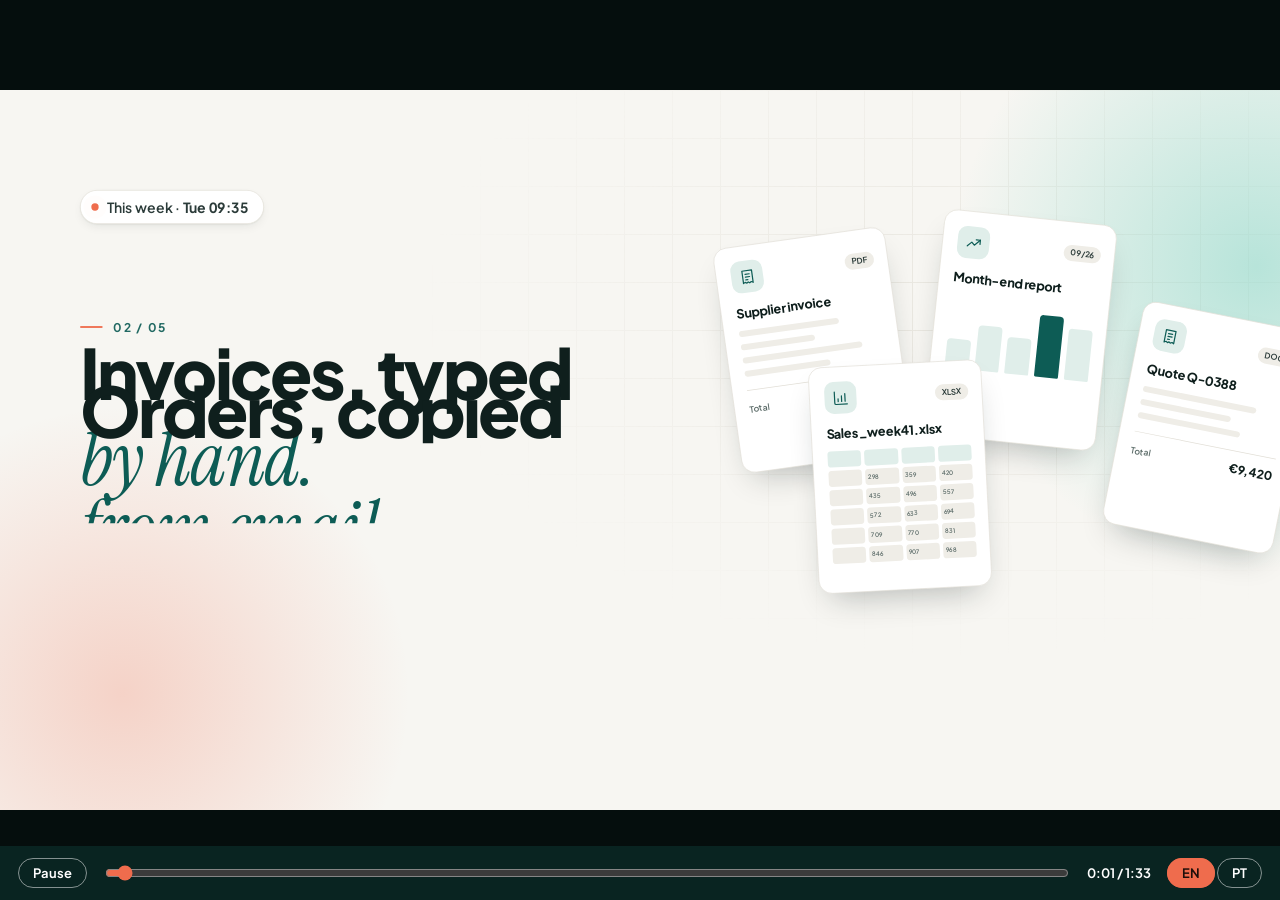
<file: video/film.html>
<!doctype html>
<html lang="en">
<head>
<meta charset="utf-8">
<meta name="viewport" content="width=device-width, initial-scale=1">
<title>Praxis Minds | The film</title>
<meta name="robots" content="noindex">
<link rel="preconnect" href="https://fonts.googleapis.com">
<link rel="preconnect" href="https://fonts.gstatic.com" crossorigin>
<link rel="stylesheet" href="https://fonts.googleapis.com/css2?family=Instrument+Serif:ital@1&family=Plus+Jakarta+Sans:wght@400..800&display=swap">
<!--
  Praxis Minds: the film. A 1920x1080 motion piece built on the website design
  (https://claude.ai/artifact/9Lms1UPDn7ZYY25LgYHe4y): warm paper, deep teal, coral,
  Plus Jakarta Sans with one Instrument Serif italic per headline, and the line-drawn logo.
  Every frame is a pure function of time (render(t)), so the same file plays live in a browser
  and renders frame by frame to video (see render.js). Text for both languages is in STR below.
  ?lang=pt  Portuguese    ?loop  play on repeat    ?t=42  start at 42 s    ?render  no controls
-->
<style>
:root {
  --bg: #F7F6F2; --surface: #FFFFFF; --surface-2: #EFEDE7;
  --ink: #0F1F1D; --ink-2: #2B3B39; --muted: #5B6B68; --line: #E2DFD7; --line-strong: #CBC7BC;
  --brand: #0D5C55; --brand-soft: #E0EEEA; --on-brand: #FFFFFF; --brand-light: #5FCBB8;
  --accent: #EF6C4D; --on-accent: #1E0F0A; --accent-ink: #B4442B; --accent-soft: #FCE7DF;
  --deep: #0B2724; --deep-2: #134440; --on-deep: #F1F6F5; --on-deep-muted: #A9C3BE; --accent-on-deep: #FF9375;
  --shadow-xs: 0 1px 2px rgba(15, 31, 29, .06);
  --shadow-sm: 0 1px 2px rgba(15, 31, 29, .05), 0 6px 18px -6px rgba(15, 31, 29, .12);
  --shadow-md: 0 2px 4px rgba(15, 31, 29, .04), 0 24px 50px -20px rgba(15, 31, 29, .24);
  --shadow-lg: 0 2px 6px rgba(15, 31, 29, .04), 0 44px 100px -40px rgba(15, 31, 29, .36);
  --font-sans: "Plus Jakarta Sans", system-ui, -apple-system, "Segoe UI", Roboto, Arial, sans-serif;
  --font-serif: "Instrument Serif", "Iowan Old Style", Georgia, serif;
}
*, *::before, *::after { box-sizing: border-box; }
html, body { margin: 0; height: 100%; background: #050E0D; overflow: hidden; }
body { font-family: var(--font-sans); color: var(--ink); -webkit-font-smoothing: antialiased; }
p, h1, h2, h3, h4 { margin: 0; }

#stage {
  position: absolute; left: 50%; top: 50%; width: 1920px; height: 1080px; overflow: hidden;
  background: var(--bg); transform: translate(-50%, -50%) scale(var(--fit, 1));
}
.render #stage { left: 0; top: 0; transform: none; }

/* ---------- Building blocks (the website's components, at film size) ---------- */
.scene { position: absolute; left: 0; top: 0; width: 1920px; height: 1080px; overflow: hidden; visibility: hidden; background-color: var(--bg); box-shadow: 0 0 120px rgba(11, 39, 36, .3); }
.deep { background: linear-gradient(160deg, var(--deep-2), var(--deep) 60%); color: var(--on-deep); }
.cam { position: absolute; left: 0; top: 0; width: 1920px; height: 1080px; transform-origin: 960px 540px; }
.a { position: absolute; }
.fx { position: absolute; inset: 0; pointer-events: none; }
.grid { position: absolute; inset: 0; opacity: .6; background-image: linear-gradient(var(--line) 1px, transparent 1px), linear-gradient(90deg, var(--line) 1px, transparent 1px); background-size: 72px 72px; }
.blob { position: absolute; border-radius: 50%; }
.h { font-weight: 800; letter-spacing: -.04em; line-height: 1.04; color: var(--ink); }
.h em { position: relative; font-family: var(--font-serif); font-style: italic; font-weight: 400; font-size: 1.1em; line-height: .9; letter-spacing: -.01em; color: var(--brand); }
.deep .h { color: var(--on-deep); }
.deep .h em { color: var(--accent-on-deep); }
.mask { display: block; overflow: hidden; padding: .1em .14em .32em; margin: -.1em -.14em -.32em; }
.ln { display: inline-block; white-space: nowrap; }
.scribble { position: absolute; left: -.02em; bottom: -.12em; width: 100%; height: .26em; overflow: visible; }
.scribble path { fill: none; stroke: var(--accent); stroke-width: 6; stroke-linecap: round; vector-effect: non-scaling-stroke; }
.kicker { display: inline-flex; align-items: center; gap: 16px; font-size: 18px; font-weight: 700; letter-spacing: .14em; text-transform: uppercase; color: var(--brand); white-space: nowrap; }
.kicker::before { content: ""; width: 34px; height: 3px; border-radius: 2px; background: var(--accent); }
.deep .kicker { color: var(--accent-on-deep); }
.lead { font-size: 27px; line-height: 1.55; color: var(--ink-2); }
.muted { color: var(--muted); }
.num { font-variant-numeric: tabular-nums; }
.card { background: var(--surface); border: 1px solid var(--line); border-radius: 28px; box-shadow: var(--shadow-lg); }
.card-sm { background: var(--surface); border: 1px solid var(--line); border-radius: 20px; box-shadow: var(--shadow-md); }
.glass { background: rgba(255, 255, 255, .045); border: 1px solid rgba(255, 255, 255, .1); border-radius: 28px; }
.ic { fill: none; stroke: currentColor; stroke-width: 1.75; stroke-linecap: round; stroke-linejoin: round; flex: none; }
.tile { display: grid; place-items: center; width: 64px; height: 64px; flex: none; border-radius: 18px; background: var(--brand-soft); color: var(--brand); }
.tile .ic { width: 32px; height: 32px; }
.tile-sm { width: 48px; height: 48px; border-radius: 14px; }
.tile-sm .ic { width: 25px; height: 25px; }
.deep .tile { background: rgba(255, 255, 255, .08); color: var(--accent-on-deep); }
.pill { display: inline-flex; align-items: center; gap: 8px; padding: 7px 16px; border-radius: 999px; background: var(--surface-2); color: var(--ink-2); font-size: 18px; font-weight: 650; line-height: 1.3; white-space: nowrap; }
.pill .ic { width: 19px; height: 19px; }
.pill-brand { background: var(--brand-soft); color: var(--brand); }
.pill-accent { background: var(--accent-soft); color: var(--accent-ink); }
.btn { display: inline-flex; align-items: center; justify-content: center; gap: 12px; padding: 18px 34px; border-radius: 999px; background: var(--brand); color: var(--on-brand); font-size: 24px; font-weight: 650; line-height: 1.2; white-space: nowrap; box-shadow: inset 0 1px 0 rgba(255, 255, 255, .14), var(--shadow-xs); }
.btn .ic { width: 26px; height: 26px; }
.btn-accent { background: var(--accent); color: var(--on-accent); }
.badge { display: inline-flex; align-items: center; gap: 12px; padding: 10px 22px 10px 16px; border: 1px solid var(--line); border-radius: 999px; background: var(--surface); box-shadow: var(--shadow-sm); font-size: 21px; font-weight: 600; line-height: 1.4; color: var(--ink-2); white-space: nowrap; }
.dot { position: relative; width: 11px; height: 11px; flex: none; border-radius: 50%; background: var(--accent); }
.dot i { position: absolute; inset: 0; border-radius: 50%; background: var(--accent); }
.io { display: grid; gap: 12px; padding-top: 18px; border-top: 1.5px dashed var(--line-strong); }
.io > div { display: grid; grid-template-columns: 64px minmax(0, 1fr); gap: 12px; align-items: baseline; font-size: 22px; line-height: 1.45; color: var(--ink-2); }
.io b { font-size: 14px; font-weight: 800; letter-spacing: .1em; text-transform: uppercase; color: var(--muted); }
.io > div + div b { color: var(--accent-ink); }
.caret { display: inline-block; width: 2px; height: 1.05em; background: currentColor; vertical-align: -.15em; margin-left: 2px; }
.hlp { background: linear-gradient(var(--accent-soft), var(--accent-soft)) no-repeat 0 0 / 0% 100%; }
svg.loop path { fill: none; stroke: var(--accent); stroke-width: 4; stroke-linecap: round; }
.cursor { position: absolute; left: 0; top: 0; width: 40px; height: 52px; z-index: 100; visibility: hidden; filter: drop-shadow(0 5px 8px rgba(15, 31, 29, .3)); }
.ripple { position: absolute; left: 0; top: 0; width: 96px; height: 96px; margin: -48px 0 0 -48px; border-radius: 50%; border: 3px solid var(--brand); z-index: 99; visibility: hidden; }
.fine { font-size: 17px; line-height: 1.5; color: var(--muted); }

/* ---------- Hook ---------- */
.hook-tx { font-size: 104px; margin-top: 22px; }
.pcard { left: 0; top: 0; overflow: hidden; visibility: hidden; background: var(--surface); border: 1px solid var(--line); border-radius: 20px; }
.pcard > .dm { position: absolute; left: 0; top: 0; width: 260px; height: 340px; padding: 22px; }
.pcard > .to-bar { position: absolute; inset: 0; background: var(--brand); opacity: 0; }
.dm-top { display: flex; justify-content: space-between; align-items: center; margin-bottom: 18px; }
.dm-top .pill { font-size: 12px; padding: 4px 10px; }
.dm-t { display: block; font-size: 19px; font-weight: 750; letter-spacing: -.02em; color: var(--ink); margin-bottom: 14px; line-height: 1.25; }
.bar { display: block; height: 9px; border-radius: 99px; background: var(--surface-2); margin: 0 0 11px; }
.dm-sum { display: flex; justify-content: space-between; align-items: baseline; margin-top: 20px; padding-top: 14px; border-top: 1px solid var(--line); font-size: 13px; color: var(--muted); font-weight: 600; }
.dm-sum b { font-size: 18px; color: var(--ink); font-weight: 750; }
.dm-grid { display: grid; grid-template-columns: repeat(4, 1fr); gap: 5px; }
.dm-grid span { height: 24px; border-radius: 5px; background: var(--surface-2); font-size: 9px; padding: 6px 4px; color: var(--muted); font-weight: 600; }
.dm-grid span.h { background: var(--brand-soft); }
.dm-chart { display: flex; align-items: flex-end; gap: 9px; height: 110px; margin: 6px 0 18px; }
.dm-chart i { flex: 1; border-radius: 6px 6px 2px 2px; background: var(--brand-soft); }
.dm-chart i:nth-child(4) { background: var(--brand); }
.dm-bub { padding: 12px; background: var(--surface-2); border-radius: 14px 14px 14px 4px; margin-bottom: 12px; }
.dm-bub.me { background: var(--brand-soft); border-radius: 14px 14px 4px 14px; margin-left: 30px; }
.dm-bub .bar { margin: 4px 0; background: rgba(15, 31, 29, .08); }
.dm-files { display: grid; grid-template-columns: repeat(3, 1fr); gap: 12px; }
.dm-files i { height: 54px; border-radius: 10px; background: var(--surface-2); border: 1px solid var(--line); }

/* ---------- Example week (the website's hero card) ---------- */
.week { left: 900px; top: 118px; width: 900px; padding: 44px 48px 36px; }
.week-top { display: flex; align-items: center; justify-content: space-between; gap: 20px; }
.week-title { display: flex; align-items: center; gap: 12px; font-size: 23px; font-weight: 650; color: var(--ink-2); }
.week-title .ic { width: 28px; height: 28px; color: var(--brand); }
.seg { position: relative; display: inline-grid; grid-template-columns: 1fr 1fr; padding: 6px; border: 1px solid var(--line); border-radius: 999px; background: var(--surface-2); }
.seg i { position: absolute; top: 6px; bottom: 6px; left: 6px; width: calc(50% - 6px); border-radius: 999px; background: var(--surface); box-shadow: var(--shadow-sm); }
.seg span { position: relative; z-index: 1; padding: 12px 26px; font-size: 21px; font-weight: 650; text-align: center; white-space: nowrap; color: var(--muted); }
.wstats { display: grid; grid-template-columns: 1fr 1fr; gap: 18px; margin: 32px 0 36px; }
.wstats > div { position: relative; overflow: hidden; padding: 20px 24px; border-radius: 22px; background: var(--surface-2); }
.wstats > div > em { position: absolute; inset: 0; background: var(--accent-soft); opacity: 0; }
.wstats dt { position: relative; display: flex; align-items: center; gap: 10px; font-size: 19px; font-weight: 600; color: var(--muted); }
.wstats dt::before { content: ""; width: 14px; height: 14px; border-radius: 4px; background: var(--brand); }
.wstats .back dt::before { background: var(--accent); }
.wstats dd { position: relative; margin: 4px 0 0; font-size: 46px; font-weight: 750; letter-spacing: -.03em; line-height: 1.15; font-variant-numeric: tabular-nums; white-space: nowrap; }
.wrows { display: grid; gap: 22px; }
.wrow { display: grid; grid-template-columns: minmax(0, 1fr) auto; align-items: baseline; gap: 10px 20px; }
.wtask { font-size: 22px; font-weight: 550; line-height: 1.35; color: var(--ink-2); white-space: nowrap; }
.wtime { font-size: 21px; font-weight: 700; font-variant-numeric: tabular-nums; white-space: nowrap; }
.wtime s { margin-right: 10px; color: var(--muted); font-weight: 500; text-decoration-thickness: 2px; }
.wbar { grid-column: 1 / -1; position: relative; display: block; height: 14px; overflow: hidden; border-radius: 999px; background: var(--accent); }
.wfill { position: absolute; inset: 0 auto 0 0; width: 100%; border-radius: 999px; background: var(--brand); }
.week figcaption { margin-top: 30px; padding-top: 22px; border-top: 1px solid var(--line); font-size: 18px; color: var(--muted); }
.ticks { display: flex; flex-wrap: wrap; gap: 14px 34px; font-size: 22px; font-weight: 550; color: var(--muted); }
.ticks span { display: inline-flex; align-items: center; gap: 12px; }
.ticks .ic { width: 30px; height: 30px; padding: 5px; border-radius: 50%; background: var(--brand-soft); color: var(--brand); stroke-width: 2.6; }

/* ---------- Method ---------- */
.step { width: 520px; height: 370px; padding: 40px; display: flex; flex-direction: column; gap: 18px; }
.step-top { display: flex; align-items: center; justify-content: space-between; margin-bottom: 12px; }
.step-top .tile { width: 80px; height: 80px; border-radius: 22px; }
.step-top .tile .ic { width: 40px; height: 40px; }
.step-num { font-size: 20px; font-weight: 700; letter-spacing: .1em; color: var(--on-deep-muted); }
.step h3 { font-size: 72px; font-weight: 800; letter-spacing: -.04em; line-height: 1.05; color: var(--on-deep); white-space: nowrap; }
.step p { font-size: 25px; line-height: 1.5; color: var(--on-deep-muted); }
.step-arrow { width: 56px; height: 56px; display: grid; place-items: center; border-radius: 50%; border: 1px solid rgba(255, 255, 255, .2); background: var(--deep); color: var(--brand-light); z-index: 2; }
.step-arrow .ic { width: 26px; height: 26px; stroke-width: 2.2; }

/* ---------- Header ---------- */
.header { left: 0; top: 0; width: 1920px; height: 130px; z-index: 40; visibility: hidden; }
.brand { left: 120px; top: 42px; display: flex; align-items: center; gap: 14px; }
.brand .logo { width: 58px; height: 49px; overflow: visible; }
.logo path { fill: none; stroke: var(--brand); stroke-width: 3.8; stroke-linecap: round; stroke-linejoin: round; }
.brand-name { font-size: 20px; font-weight: 750; letter-spacing: .14em; line-height: 1; text-transform: uppercase; color: var(--ink); white-space: nowrap; }
.brand-name span { font-weight: 550; color: var(--brand); }
.header.dark .brand-name { color: var(--on-deep); }
.header.dark .brand-name span { color: var(--brand-light); }
.header.dark .logo path { stroke: var(--brand-light); }
.tabs { right: 120px; top: 38px; display: flex; padding: 6px; border: 1px solid var(--line); border-radius: 999px; background: var(--surface); box-shadow: var(--shadow-xs); }
.tabs .ind { position: absolute; top: 6px; bottom: 6px; left: 0; border-radius: 999px; background: var(--brand); box-shadow: 0 8px 18px -8px var(--brand); }
.tab { position: relative; z-index: 1; display: inline-flex; align-items: center; gap: 8px; padding: 10px 22px; border-radius: 999px; font-size: 18px; font-weight: 650; color: var(--muted); white-space: nowrap; }
.tab b { font-weight: 700; opacity: .6; }
.tab .ic { width: 18px; height: 18px; stroke-width: 2.6; display: none; color: var(--brand); }
.tab.on { color: var(--on-brand); }
.tab.done .ic { display: inline; }
.tab.done { color: var(--ink-2); }

/* ---------- Find ---------- */
.f-row { left: 16px; width: 1008px; height: 86px; background: var(--surface); border-radius: 18px; }
.f-row > * { position: absolute; }
.f-bg { inset: 6px 0; border-radius: 18px; background: var(--brand-soft); opacity: 0; }
.f-hl { inset: 6px 0; border-radius: 18px; background: var(--accent-soft); transform-origin: left; transform: scaleX(0); }
.f-rule { left: 12px; right: 12px; top: 0; height: 1px; background: var(--line); }
.f-rank { left: 18px; top: 21px; width: 44px; height: 44px; border-radius: 50%; border: 1.5px solid var(--line-strong); display: grid; place-items: center; font-size: 18px; font-weight: 750; color: var(--ink-2); background: var(--surface); }
.f-rank.top { background: var(--accent); border-color: var(--accent); color: var(--on-accent); }
.f-task { left: 84px; top: 0; height: 86px; width: 420px; display: flex; align-items: center; font-size: 21px; font-weight: 550; line-height: 1.3; color: var(--ink-2); }
.f-bar { left: 520px; top: 34px; height: 18px; border-radius: 999px; background: var(--brand); transform-origin: left; }
.f-hrs { top: 28px; font-size: 19px; font-weight: 700; color: var(--ink); white-space: nowrap; }
.f-eur { right: 140px; top: 27px; font-size: 21px; font-weight: 750; color: var(--ink); white-space: nowrap; }
.f-eff { right: 16px; top: 24px; }
.f-eff.pill { font-size: 15px; padding: 6px 14px; }
.f-head { font-size: 15px; font-weight: 650; letter-spacing: .06em; text-transform: uppercase; color: var(--muted); }
.f-total { left: 28px; right: 28px; top: 700px; height: 70px; border-top: 1.5px solid var(--line-strong); display: flex; align-items: center; gap: 18px; font-size: 21px; font-weight: 650; color: var(--muted); }
.f-total b { font-size: 26px; font-weight: 800; letter-spacing: -.02em; color: var(--ink); }
.plan { width: 560px; padding: 32px 34px; border-radius: 28px; background: linear-gradient(165deg, var(--deep-2), var(--deep) 55%); color: var(--on-deep); box-shadow: var(--shadow-lg); overflow: hidden; }
.plan .tag { display: inline-flex; align-items: center; gap: 10px; padding: 7px 16px 7px 12px; border: 1px solid rgba(255, 255, 255, .14); border-radius: 999px; background: rgba(255, 255, 255, .06); font-size: 18px; font-weight: 650; }
.plan h3 { margin-top: 18px; font-size: 34px; font-weight: 750; letter-spacing: -.03em; }

/* ---------- Document reader ---------- */
.inv { left: 0; top: 0; width: 470px; height: 620px; padding: 30px 32px; transform-origin: 0 0; overflow: hidden; }
.inv-h { font-size: 32px; font-weight: 800; letter-spacing: -.03em; }
.inv-num { right: 32px; top: 40px; font-size: 16px; font-weight: 650; color: var(--ink-2); }
.inv .lab { font-size: 13px; font-weight: 700; letter-spacing: .1em; text-transform: uppercase; color: var(--muted); margin-bottom: 4px; }
.inv-f { position: relative; display: inline-block; isolation: isolate; padding: 0 6px; margin: 0 -6px; }
.inv-f i { position: absolute; inset: -3px 0; z-index: -1; background: var(--brand-soft); border: 1.5px solid var(--brand); border-radius: 8px; transform-origin: left; transform: scaleX(0); }
.inv-sup { font-size: 21px; font-weight: 700; }
.inv-date { font-size: 18px; font-weight: 600; }
.inv-items { width: 406px; font-size: 15px; border-top: 1.5px solid var(--ink); }
.inv-items div { display: grid; grid-template-columns: 1fr 70px 100px; padding: 9px 0; border-bottom: 1px solid var(--line); }
.inv-items span + span { text-align: right; font-variant-numeric: tabular-nums; }
.inv-sums { width: 406px; font-size: 15px; color: var(--muted); }
.inv-sums div { display: flex; justify-content: space-between; padding: 4px 0; }
.inv-total { width: 406px; display: flex; justify-content: space-between; align-items: baseline; padding-top: 10px; border-top: 1.5px solid var(--ink); }
.inv-total .inv-f { font-size: 26px; font-weight: 800; letter-spacing: -.02em; }
.scan { left: 0; width: 100%; height: 120px; background: linear-gradient(to bottom, rgba(95, 203, 184, 0), rgba(95, 203, 184, .22)); border-bottom: 4px solid var(--brand); box-shadow: 0 6px 22px rgba(13, 92, 85, .4); opacity: 0; }
.fly { left: 0; top: 0; z-index: 20; padding: 7px 16px; border-radius: 999px; background: var(--brand); color: var(--on-brand); font-size: 17px; font-weight: 700; white-space: nowrap; box-shadow: 0 10px 24px -8px rgba(13, 92, 85, .6); visibility: hidden; }
.ledger { overflow: hidden; }
.card-head { display: flex; align-items: center; gap: 16px; }
.card-head h3 { font-size: 24px; font-weight: 750; letter-spacing: -.02em; white-space: nowrap; }
.l-row { left: 0; width: 100%; height: 58px; border-top: 1px solid var(--line); }
.l-row > * { position: absolute; top: 0; line-height: 58px; white-space: nowrap; }
.l-sup { left: 30px; font-size: 19px; font-weight: 650; }
.l-num { left: 350px; font-size: 17px; color: var(--ink-2); }
.l-date { left: 580px; font-size: 17px; color: var(--ink-2); }
.l-tot { right: 230px; font-size: 18px; font-weight: 750; }
.l-st { left: 900px; top: 11px !important; line-height: 1.3 !important; }
.l-st.pill { font-size: 15px; padding: 6px 14px; }
.l-head > * { line-height: 40px; font-size: 14px; font-weight: 650; letter-spacing: .06em; text-transform: uppercase; color: var(--muted); }
.callout { z-index: 30; }

/* ---------- Inbox ---------- */
.mbox, .chat { overflow: hidden; }
.e-list { left: 0; top: 96px; width: 100%; height: 544px; overflow: hidden; }
.e-row { left: 0; width: 100%; height: 108px; border-top: 1px solid var(--line); background: var(--surface); }
.e-row > * { position: absolute; white-space: nowrap; }
.e-sel { inset: 0; background: var(--brand-soft); opacity: 0; }
.e-av { left: 26px; top: 22px; width: 52px; height: 52px; border-radius: 50%; display: grid; place-items: center; background: var(--surface-2); color: var(--ink-2); font-size: 18px; font-weight: 750; }
.e-dot { left: 10px; top: 44px; width: 9px; height: 9px; border-radius: 50%; background: var(--accent); }
.e-from { left: 96px; top: 16px; font-size: 20px; font-weight: 750; }
.e-time { right: 26px; top: 19px; font-size: 15px; font-weight: 600; color: var(--muted); }
.e-tag { right: 98px; top: 14px; }
.e-tag.pill { font-size: 13px; padding: 4px 11px; }
.t-dark { background: var(--deep); color: var(--on-deep); }
.e-subj { left: 96px; top: 45px; font-size: 18px; color: var(--ink-2); font-weight: 550; }
.e-sum { left: 96px; top: 73px; font-size: 16px; color: var(--muted); }
.e-sum b { display: inline-block; font-size: 11px; font-weight: 800; letter-spacing: .08em; color: var(--brand); background: var(--brand-soft); border-radius: 99px; padding: 2px 8px; margin-right: 8px; vertical-align: 1px; }
.ep { padding: 36px 40px; }
.ep-from { font-size: 17px; font-weight: 600; color: var(--muted); }
.ep-subj { font-size: 29px; font-weight: 750; letter-spacing: -.02em; margin: 10px 0 14px; white-space: nowrap; }
.ep-msg { font-size: 20px; line-height: 1.55; color: var(--ink-2); }
.ep-draft { margin-top: 26px; padding: 24px 26px; min-height: 236px; background: var(--brand-soft); border-radius: 20px; }
.ep-draft .lab { display: flex; align-items: center; gap: 10px; font-size: 15px; font-weight: 750; letter-spacing: .1em; text-transform: uppercase; color: var(--brand); margin-bottom: 12px; }
.ep-draft .lab .ic { width: 22px; height: 22px; }
.ep-text { font-size: 20px; line-height: 1.55; color: var(--ink); white-space: pre-line; }
.ep .btn { margin-top: 26px; font-size: 21px; padding: 15px 28px; }

/* ---------- Dashboard ---------- */
.src { left: 120px; width: 330px; height: 68px; display: flex; align-items: center; gap: 14px; padding: 0 18px 0 10px; background: var(--surface); border: 1px solid var(--line); border-radius: 999px; box-shadow: var(--shadow-sm); font-size: 20px; font-weight: 650; }
.src .tile { width: 48px; height: 48px; border-radius: 50%; }
.src .tile .ic { width: 24px; height: 24px; }
.dash { overflow: hidden; }
.dash-date { display: flex; align-items: center; gap: 16px; font-size: 26px; font-weight: 750; letter-spacing: -.02em; white-space: nowrap; }
.live { right: 30px; top: 36px; display: flex; align-items: center; gap: 10px; font-size: 16px; font-weight: 600; color: var(--muted); white-space: nowrap; }
.tile2 { border-radius: 20px; }
.tile2 > * { position: absolute; }
.t-ph { inset: 0; border: 2px dashed var(--line-strong); border-radius: 20px; display: grid; place-items: center; color: var(--line-strong); }
.t-ph .ic { width: 34px; height: 34px; }
.t-solid { inset: 0; background: var(--surface); border: 1px solid var(--line); border-radius: 20px; box-shadow: var(--shadow-xs); opacity: 0; }
.t-c { inset: 0; opacity: 0; }
.t-c > * { position: absolute; }
.t-lbl { left: 20px; top: 18px; font-size: 15px; font-weight: 650; color: var(--muted); white-space: nowrap; }
.k-val { left: 20px; top: 46px; font-weight: 800; font-size: 38px; letter-spacing: -.03em; color: var(--ink); white-space: nowrap; font-variant-numeric: tabular-nums; }
.k-delta { left: 20px; top: 104px; }
.k-delta.pill { font-size: 13px; padding: 4px 10px; }
.k-spark { right: 16px; bottom: 18px; }
.k-spark path { fill: none; stroke: var(--brand); stroke-width: 2.5; stroke-linecap: round; stroke-linejoin: round; }
.chart text { font-family: var(--font-sans); font-size: 13px; font-weight: 600; fill: var(--muted); }
.d-leg { display: grid; gap: 12px; font-size: 15px; font-weight: 600; color: var(--ink-2); }
.d-leg div { display: flex; align-items: center; gap: 10px; }
.d-leg i { width: 14px; height: 14px; border-radius: 4px; flex: none; }
.d-leg b { margin-left: auto; font-weight: 800; }
.b-row { left: 20px; right: 20px; height: 28px; font-size: 15px; font-weight: 600; color: var(--ink-2); }
.b-row > * { position: absolute; top: 0; line-height: 28px; white-space: nowrap; }
.b-bar { left: 124px; top: 5px !important; height: 18px; border-radius: 999px; transform-origin: left; }
.b-val { font-size: 14px; font-weight: 800; color: var(--ink); }
.sum-tx { left: 20px; right: 20px; top: 48px; font-size: 17px; line-height: 1.55; color: var(--ink-2); }
.sum-tx em { font-style: normal; border-radius: 4px; }
.sum-tx em.on { background: var(--accent-soft); color: var(--accent-ink); font-weight: 650; }

/* ---------- Assistant ---------- */
.chat-h { left: 0; top: 0; width: 100%; height: 96px; border-bottom: 1px solid var(--line); display: flex; align-items: center; gap: 16px; padding: 0 28px; }
.chat-h h3 { font-size: 22px; font-weight: 750; white-space: nowrap; }
.chat-h .live-on { margin-left: auto; display: flex; align-items: center; gap: 10px; font-size: 16px; font-weight: 600; color: var(--muted); }
.chat-h .live-on i { width: 10px; height: 10px; border-radius: 50%; background: var(--brand-light); }
.q-wrap { right: 30px; top: 128px; display: grid; justify-items: end; gap: 8px; }
.q-who { font-size: 15px; font-weight: 600; color: var(--muted); }
.bubble-q { max-width: 640px; padding: 18px 24px; background: var(--brand); color: var(--on-brand); font-size: 24px; line-height: 1.45; border-radius: 24px 24px 6px 24px; }
.typing { left: 30px; padding: 20px 24px; background: var(--surface-2); border-radius: 24px 24px 24px 6px; display: flex; gap: 8px; }
.typing i { width: 11px; height: 11px; border-radius: 50%; background: var(--muted); }
.bubble-a { left: 30px; width: 760px; padding: 20px 26px; background: var(--surface-2); color: var(--ink); font-size: 24px; line-height: 1.5; border-radius: 24px 24px 24px 6px; }
.src-chip { margin-top: 16px; }
.chat-in { left: 26px; right: 26px; bottom: 24px; height: 70px; border: 1px solid var(--line-strong); border-radius: 999px; display: flex; align-items: center; padding: 0 26px; font-size: 21px; color: var(--ink); }
.chat-in .ph { color: var(--muted); opacity: .8; }
.chat-in b { position: absolute; right: 8px; top: 7px; width: 54px; height: 54px; display: grid; place-items: center; border-radius: 50%; background: var(--brand); color: var(--on-brand); }
.chat-in b .ic { width: 26px; height: 26px; stroke-width: 2.2; }
.pol { padding: 38px 40px; overflow: hidden; }
.pol h3 { font-size: 30px; font-weight: 750; letter-spacing: -.02em; }
.pol h4 { margin: 26px 0 12px; font-size: 19px; font-weight: 750; color: var(--ink); }
.pol p { font-size: 19px; line-height: 1.65; color: var(--ink-2); }
.pol .hlp { color: var(--ink); }

/* ---------- Workshops ---------- */
.stabs { display: flex; padding: 6px; border: 1px solid var(--line); border-radius: 999px; background: var(--surface); box-shadow: var(--shadow-xs); }
.stabs .ind { position: absolute; top: 6px; bottom: 6px; left: 0; border-radius: 999px; background: var(--brand); box-shadow: 0 8px 18px -8px var(--brand); }
.stabs span { position: relative; z-index: 1; display: inline-flex; align-items: center; gap: 10px; padding: 12px 24px; border-radius: 999px; font-size: 19px; font-weight: 650; color: var(--muted); white-space: nowrap; }
.stabs span .ic { width: 22px; height: 22px; }
.wcard { width: 540px; height: 242px; padding: 28px 30px; display: flex; flex-direction: column; gap: 12px; }
.wcard h3 { font-size: 25px; font-weight: 750; letter-spacing: -.02em; line-height: 1.25; white-space: nowrap; }
.wcard p { font-size: 18px; line-height: 1.45; color: var(--muted); }
.wcard.note { background: var(--accent-soft); border-color: rgba(239, 108, 77, .3); }
.wcard.note .tile { background: var(--surface); color: var(--accent-ink); }
.wcard.note p { color: var(--ink-2); }

/* ---------- Calculator ---------- */
.calc { overflow: hidden; display: grid; grid-template-columns: 900px 1fr; }
.calc-in { position: relative; padding: 48px 52px; }
.calc-out { position: relative; overflow: hidden; padding: 48px 52px; background: linear-gradient(160deg, var(--deep-2), var(--deep) 60%); color: var(--on-deep); }
.c-lab { position: absolute; font-size: 19px; font-weight: 650; color: var(--ink-2); white-space: nowrap; }
.c-field { position: absolute; height: 68px; border: 1px solid var(--line-strong); border-radius: 16px; display: flex; align-items: center; padding: 0 22px; font-size: 22px; color: var(--ink); background: var(--surface); }
.c-field.num { font-size: 26px; font-weight: 650; font-variant-numeric: tabular-nums; }
.c-field .chev { margin-left: auto; width: 24px; height: 24px; color: var(--muted); stroke-width: 2; }
.c-focus { position: absolute; border: 1.5px solid var(--brand); border-radius: 17px; box-shadow: 0 0 0 6px rgba(13, 92, 85, .2); pointer-events: none; opacity: 0; }
.c-assume { position: absolute; display: flex; gap: 12px; font-size: 19px; line-height: 1.55; color: var(--muted); }
.c-assume .ic { width: 24px; height: 24px; margin-top: 3px; color: var(--brand); }
.o-lab { position: absolute; font-size: 20px; font-weight: 600; color: var(--on-deep-muted); white-space: nowrap; }
.o-big { position: absolute; display: flex; align-items: baseline; gap: 16px; white-space: nowrap; }
.o-big b { font-size: 96px; font-weight: 800; letter-spacing: -.04em; line-height: 1.05; font-variant-numeric: tabular-nums; }
.o-big small { font-size: 24px; font-weight: 550; color: var(--on-deep-muted); }
.o-big.back b { color: var(--accent-on-deep); }
.o-sub { position: absolute; font-size: 22px; color: var(--on-deep-muted); white-space: nowrap; }
.o-sub strong { color: var(--on-deep); font-variant-numeric: tabular-nums; }
.o-line { position: absolute; height: 1px; background: rgba(255, 255, 255, .12); transform-origin: left; }
.t5-row { left: 120px; width: 1020px; height: 100px; }
.t5-row > * { position: absolute; }
.t5-lbl { left: 0; top: 0; font-size: 23px; font-weight: 650; color: var(--ink-2); white-space: nowrap; }
.t5-bar { left: 0; top: 44px; height: 26px; border-radius: 999px; overflow: hidden; background: var(--accent); transform-origin: left; }
.t5-bar i { position: absolute; inset: 0 auto 0 0; width: 100%; border-radius: 999px; background: var(--brand); }
.t5-v { top: 40px; font-size: 23px; font-weight: 800; letter-spacing: -.02em; white-space: nowrap; font-variant-numeric: tabular-nums; }
.legend { display: flex; gap: 34px; font-size: 19px; font-weight: 600; color: var(--muted); }
.legend span { display: inline-flex; align-items: center; gap: 10px; }
.legend i { width: 16px; height: 16px; border-radius: 5px; }
.tot { width: 580px; height: 530px; padding: 40px 42px; border-radius: 28px; background: linear-gradient(165deg, var(--deep-2), var(--deep) 55%); color: var(--on-deep); box-shadow: var(--shadow-lg); overflow: hidden; }

/* ---------- House rules ---------- */
.promise { width: 540px; height: 272px; padding: 34px; display: flex; flex-direction: column; gap: 12px; }
.promise .tile { margin-bottom: 10px; }
.promise h3 { font-size: 27px; font-weight: 750; letter-spacing: -.02em; color: var(--on-deep); line-height: 1.25; }
.promise p { font-size: 19px; line-height: 1.5; color: var(--on-deep-muted); }
.promise.cta { justify-content: space-between; border-color: transparent; background: linear-gradient(150deg, var(--accent), #F48B5F); }
.promise.cta h3, .promise.cta p { color: var(--on-accent); }
.promise.cta p { opacity: .85; }
.promise.cta .btn { align-self: flex-start; background: var(--deep); color: var(--on-deep); font-size: 20px; padding: 14px 26px; }

/* ---------- Contact and logo ---------- */
.steps-n { display: grid; gap: 18px; }
.steps-n div { display: flex; align-items: center; gap: 18px; font-size: 25px; color: var(--on-deep); }
.steps-n b { width: 46px; height: 46px; display: grid; place-items: center; flex: none; border-radius: 50%; border: 1px solid rgba(255, 255, 255, .2); font-size: 19px; color: var(--accent-on-deep); }
.c-mail { padding-top: 26px; border-top: 1px solid rgba(255, 255, 255, .12); }
.c-mail p:first-child { font-size: 19px; font-weight: 600; color: var(--on-deep-muted); }
.c-mail p:last-child { margin-top: 6px; font-size: 25px; font-weight: 650; color: var(--on-deep); }
.form { width: 680px; padding: 40px; border-radius: 28px; background: var(--surface); color: var(--ink); box-shadow: 0 40px 80px -30px rgba(0, 0, 0, .55); display: grid; gap: 20px; }
.form .lab { font-size: 18px; font-weight: 650; color: var(--ink-2); margin-bottom: 8px; white-space: nowrap; }
.form .fld { height: 62px; border: 1px solid var(--line-strong); border-radius: 16px; display: flex; align-items: center; padding: 0 20px; }
.form .fld.ta { height: 150px; align-items: flex-start; padding: 16px 20px; font-size: 20px; line-height: 1.5; color: var(--ink); }
.form .row2 { display: grid; grid-template-columns: 1fr 1fr; gap: 18px; }
.form .btn { width: 100%; }
.form .ok { padding: 18px 22px; border-radius: 16px; background: var(--brand-soft); font-size: 20px; color: var(--ink); }
.word { display: flex; font-size: 74px; font-weight: 750; letter-spacing: .14em; line-height: 1; text-transform: uppercase; color: var(--ink); white-space: nowrap; }
.tagline { font-size: 100px; white-space: nowrap; }
.foot-line { display: flex; align-items: center; gap: 22px; font-size: 26px; color: var(--muted); white-space: nowrap; }
.foot-line em { font-family: var(--font-serif); font-size: 1.2em; color: var(--ink); }
.foot-line b { font-weight: 650; color: var(--ink-2); }
.foot-line i { width: 6px; height: 6px; border-radius: 50%; background: var(--line-strong); }

/* ---------- Player controls (not part of the film) ---------- */
#controls {
  position: fixed; left: 0; right: 0; bottom: 0; display: flex; align-items: center; gap: 16px; padding: 12px 18px;
  background: rgba(11, 39, 36, .9); color: #fff; font-family: var(--font-sans); font-size: 13px; font-weight: 650;
  transition: opacity .3s ease; z-index: 10;
}
#controls.idle { opacity: 0; }
#controls button, #controls a { appearance: none; background: none; border: 1px solid rgba(255, 255, 255, .5); border-radius: 999px; color: #fff; font: inherit; padding: 6px 14px; cursor: pointer; text-decoration: none; }
#controls a.on { background: var(--accent); border-color: var(--accent); color: var(--on-accent); }
#controls input { flex: 1; accent-color: var(--accent); }
.render #controls { display: none; }
</style>
</head>
<body>
<div id="stage" aria-label="Praxis Minds: AI, put into practice. An animated film."></div>
<div id="controls">
  <button type="button" id="c-play">Pause</button>
  <input id="c-seek" type="range" min="0" step="0.01" value="0" aria-label="Position">
  <span id="c-time">0:00</span>
  <span><a href="?lang=en" id="c-en">EN</a> <a href="?lang=pt" id="c-pt">PT</a></span>
</div>

<script>
(function () {
"use strict";

/* =====================================================================
   Text for both languages, taken from the website. "|" breaks a headline into
   lines and *words* are set in the italic serif. Figures marked as examples come
   from the website's example week and its calculator defaults.
   ===================================================================== */
var STR = {
  en: {
    locale: "en-GB", mon: "Oct",
    days: ["Mon", "Tue", "Wed", "Thu", "Fri"],
    thisWeek: "This week",
    hook: ["Invoices, typed|*by hand.*", "Orders, copied|*from email.*", "The same|questions, *again.*", "The same report,|*from scratch.*", "Hunting for|*the right file.*"],
    hookEnd: "Every single|*week.*",
    dm: { invoice: "Supplier invoice", order: "Purchase order", quote: "Quote", report: "Month-end report", sheet: "Sales_week41.xlsx", email: "Where’s my order?", chat: "Quick question", folder: "Scans / 2026", total: "Total" },
    week: {
      title: "An example admin week", now: "Now", after: "With Praxis",
      busy: "Repetitive work", back: "Time back",
      tasks: ["Typing supplier invoices into the ERP", "Chasing numbers for the month-end report", "Building the weekly sales spreadsheet", "Writing quotes from scratch", "Copying orders from email into the system", "Answering “where’s my order?” emails"],
      fine: "Illustration only. Your week will look different.",
      h1: "Where does|your team’s|*week* go?", h2: "Same week.|*10 hours back.*",
      lead: "We find the work that eats your team’s week, build AI tools that take it over, and teach your people to use them.",
      ticks: ["Fixed prices", "First results in weeks", "Your data stays yours"]
    },
    method: {
      kicker: "How a project runs", h: "Three steps, *always*|in this order.",
      verbs: ["Find", "Build", "Teach"],
      subs: ["We map where the hours go and rank what AI can take over.", "Automations, assistants and dashboards, tested on your real documents.", "We train the people who will use the tools."]
    },
    tabs: ["Find", "Build", "Teach"],
    find: {
      kicker: "Find", h: "We find where|the hours *go.*",
      sub: "Then we rank what AI can take over, by hours saved and effort needed.",
      title: "Opportunities, ranked", ex: "Example",
      cols: ["Task", "Hours a week", "€ a year", "Effort"], low: "Low", med: "Medium", total: "Total", perWeek: "a week", perYear: "a year",
      plan: "Your 90-day plan", planH: "Start with the top three.",
      fine: "Example: the week shown before, at €25 an hour and 46 working weeks a year."
    },
    build: "Tools we build",
    doc: {
      title: "Document *reader*", time: "2–4 weeks", inL: "In", outL: "Out",
      inT: "Supplier invoices, orders and delivery notes, as PDFs or emails.", outT: "Clean rows in your ERP. Anything unusual is flagged for a person.",
      invoice: "Invoice", no: "No.", supplier: "Supplier", date: "Date", subtotal: "Subtotal", vat: "VAT 23%", total: "Total",
      items: ["Steel brackets", "Hex bolts M8", "Delivery"],
      ledger: "Purchase ledger · ERP", byHand: "Typed by hand: 0",
      cols: ["Supplier", "Invoice", "Date", "Total", "Status"], posted: "Posted", flag: "Check total",
      note: "A person checks"
    },
    inbox: {
      title: "Inbox *triage*", time: "2–3 weeks", inT: "A shared inbox such as orders@, info@ or support@.", outT: "Every email sorted, summarised and answered in draft.",
      box: "orders@yourcompany.com", newL: "new",
      mails: [
        ["Ana Ribeiro", "Where’s my order? PO 5521", "brand", "Order status", "Asks when PO 5521 will arrive.", "09:41"],
        ["Tom Becker", "Re: quote for 200 brackets", "accent", "Quote", "Accepts the quote. Wants delivery by the 20th.", "09:38"],
        ["Accounts, Nordpack", "Invoice 18-2291", "plain", "Invoice", "Invoice attached. Sent to the document reader.", "09:30"],
        ["Marta Lopes", "Damaged box in last delivery", "dark", "Complaint", "Two units damaged, photos attached. Wants a replacement.", "09:22"],
        ["Jorge Silva", "Opening hours over the holidays?", "brand", "Question", "Asks about opening hours on 24 December.", "09:15"],
        ["Kestrel Tools", "New price list for 2027", "plain", "Supplier", "Prices go up 3% from January.", "09:02"]
      ],
      from: "From: Ana Ribeiro · 09:41", msg: "Hi, could you tell me when PO 5521 will arrive? Thanks, Ana",
      draftL: "Draft reply",
      draft: "Hello Ana,\nyour order PO 5521 left our warehouse this morning and should arrive on Thursday. Tracking number: 0045 8812.\nBest regards, Rita",
      send: "Approve and send", sent: "Sent", note: "Your team approves first"
    },
    dash: {
      title: "Management|*dashboard*", time: "2–6 weeks", sub: "One screen of KPIs, and a short written summary every Monday.",
      sources: ["CRM", "ERP", "Accounting", "Spreadsheets", "Online shop"],
      date: "Monday, 12 October", sample: "Sample data", updated: "Updated 07:00",
      k: ["Revenue, this month", "Orders", "Open quotes", "Overdue invoices"], vs: "vs last month",
      line: "Revenue, last 12 weeks", months: ["Jul", "Aug", "Sep", "Oct"], tip: "this week",
      donut: "Orders by channel", ch: ["Email", "Online shop", "Phone"], orders: "orders",
      bars: "Sales by product line", lines: ["Brackets", "Fasteners", "Tools", "Services"],
      sumT: "Monday summary",
      sum: [["Sales are up "], ["8%", 1], [" on last month, mostly repeat orders in the North. "], ["Three quotes over €10,000 expire on Friday.", 1], [" Two invoices are more than 30 days overdue."]],
      note: "Written for you every Monday"
    },
    assist: {
      title: "Company knowledge|*assistant*", time: "3–6 weeks", inT: "Manuals, procedures, price lists and policies.", outT: "Plain answers, each with a link to the page it came from.",
      head: "Ask the company handbook", online: "Online", who: "Rui, warehouse", ph: "Ask a question…",
      q: "Can a trade customer return goods after 30 days?",
      a: "Yes, up to 60 days, if the goods are unused and in their original packaging. After 60 days, a manager has to approve it.",
      src: "Returns policy, section 4.2",
      doc: "Returns policy", docMeta: "Handbook · page 12",
      s1: "4.1 Retail customers", s2: "4.2 Trade customers", s3: "4.3 Damaged goods",
      p2: "Trade customers may return unused goods in their original packaging within 60 days of delivery. Returns after 60 days need a manager’s approval."
    },
    teach: {
      kicker: "Workshops", h: "Teach your team|to *work with AI.*",
      sub: "Hands-on sessions built around your tools. About 70% of the time is spent doing.",
      tabs: ["Tools we build", "Workshops", "Business documents"],
      cards: [
        ["bulb", "AI Fundamentals for Teams", "For everyone. No technical background needed.", "90 min or ½ day"],
        ["users", "AI for Your Role", "Sales, admin, finance, HR, customer service or management.", "½ day"],
        ["flow", "Build Your First AI Workflow", "Everyone leaves with one working workflow for their own job.", "1 day"],
        ["compass", "AI for Leaders", "Where AI pays off in your business, and a 90-day plan.", "½ day"],
        ["flag", "AI Champions Program", "Five to fifteen people, each improving one real process.", "6 weeks"],
        ["award", "EU AI Act", "Attendance records, a short quiz and certificates for your files.", "In every workshop"]
      ]
    },
    calc: {
      kicker: "Your numbers", h: "What does one task *cost you?*", h2: "Now add up *five everyday tasks.*",
      task: "Task", taskV: "Typing invoices into the system", count: "Times a week", minutes: "Minutes each", rate: "Hourly cost (€)",
      assume: "Assumes 46 working weeks a year and that AI takes over about 70% of the time, with a person still checking the results.",
      takes: "This task takes", hoursYear: "hours a year", costs: ["and costs about ", " a year."],
      backL: "Time we could hand back", hours: "hours", weeks: ["That’s about ", " working weeks a year, from one task."],
      talk: "Talk to us about this task",
      tasks: ["Typing invoices into the system", "Entering orders from emails", "Answering repeat customer questions", "Writing quotes", "Building the weekly report"],
      totL: "Five tasks, one year", totSub: ["about ", " of staff time"],
      backSub: ["about ", " working weeks a year, worth about "],
      leg: ["A person checks", "Time back"],
      fine: "Example with the calculator’s default numbers: 46 working weeks, €25 an hour, AI takes over about 70% and a person checks the results."
    },
    rules: {
      kicker: "House rules", h: "What you can *hold us to.*",
      items: [
        ["tag", "Fixed scope, fixed price.", "If something changes, you get a price before we do the work."],
        ["chat", "Plain language.", "If you can’t explain what we built, we haven’t finished."],
        ["personCheck", "A person checks anything important.", "Every tool flags uncertain cases and leaves the final say with your team."],
        ["lock", "Your data stays yours.", "Business AI services that don’t train on your data, in your own accounts where we can."],
        ["bulb", "We teach as we go.", "Your team learns how the tools work, so you’re never stuck waiting for us."]
      ],
      cta: ["Let’s talk it through.", "A free 20-minute call. We’ll tell you plainly whether AI can help.", "Book a call"]
    },
    cta: {
      kicker: "Free 20-minute AI check", h: "Tell us the task|*everyone dreads.*",
      sub: "Twenty minutes, at no cost. We’ll tell you plainly whether AI can help and what it would take.",
      steps: ["Describe the task in the form.", "We reply within one working day.", "We talk it through on a short call."],
      mail: "Prefer email?", email: "hello@praxisminds.com",
      fName: "Your name", fCompany: "Company", fEmail: "Email", fTask: "The task, and roughly how often it happens",
      task: "We type about 300 supplier invoices a month into our accounting system.",
      send: "Send", ok: "Thanks, we’ve got it. We’ll reply within one working day."
    },
    logo: { tag: "AI, put into *practice.*", note: "is Greek for action.", url: "praxisminds.com" }
  },

  pt: {
    locale: "pt-PT", mon: "out",
    days: ["Seg", "Ter", "Qua", "Qui", "Sex"],
    thisWeek: "Esta semana",
    hook: ["Faturas,|introduzidas|*à mão.*", "Encomendas,|copiadas|*do email.*", "As mesmas|perguntas,|*outra vez.*", "O mesmo|relatório,|*do zero.*", "À procura do|*ficheiro certo.*"],
    hookEnd: "Todas as|*semanas.*",
    dm: { invoice: "Fatura de fornecedor", order: "Nota de encomenda", quote: "Orçamento", report: "Fecho do mês", sheet: "Vendas_sem41.xlsx", email: "Onde está a encomenda?", chat: "Uma pergunta rápida", folder: "Digitalizações / 2026", total: "Total" },
    week: {
      title: "Uma semana administrativa de exemplo", now: "Agora", after: "Com a Praxis",
      busy: "Trabalho repetitivo", back: "Tempo recuperado",
      tasks: ["Introduzir faturas de fornecedores no ERP", "Recolher números para o fecho do mês", "Montar o mapa de vendas semanal", "Escrever orçamentos do zero", "Copiar encomendas do email para o sistema", "Responder a emails «onde está a minha encomenda?»"],
      fine: "Apenas ilustrativo. A sua semana será diferente.",
      h1: "Para onde vai|a *semana* da|sua equipa?", h2: "A mesma semana.|*10 horas livres.*",
      lead: "Encontramos o trabalho que consome a semana da sua equipa, criamos ferramentas de IA que o fazem e ensinamos as suas pessoas a usá-las.",
      ticks: ["Preços fixos", "Primeiros resultados em semanas", "Os seus dados continuam seus"]
    },
    method: {
      kicker: "Como corre um projeto", h: "Três passos, *sempre*|por esta ordem.",
      verbs: ["Encontrar", "Construir", "Ensinar"],
      subs: ["Mapeamos para onde vão as horas e ordenamos o que a IA pode assumir.", "Automatizações, assistentes e dashboards, testados nos seus documentos.", "Formamos as pessoas que vão usar as ferramentas."]
    },
    tabs: ["Encontrar", "Construir", "Ensinar"],
    find: {
      kicker: "Encontrar", h: "Descobrimos para|onde vão as *horas.*",
      sub: "E ordenamos o que a IA pode assumir, pelas horas poupadas e pelo esforço necessário.",
      title: "Oportunidades, ordenadas", ex: "Exemplo",
      cols: ["Tarefa", "Horas/semana", "€ por ano", "Esforço"], low: "Baixo", med: "Médio", total: "Total", perWeek: "por semana", perYear: "por ano",
      plan: "O seu plano a 90 dias", planH: "Começar pelas três primeiras.",
      fine: "Exemplo: a semana anterior, a 25 € por hora e 46 semanas de trabalho por ano."
    },
    build: "Ferramentas",
    doc: {
      title: "Leitor de *documentos*", time: "2–4 semanas", inL: "Entra", outL: "Sai",
      inT: "Faturas de fornecedores, encomendas e guias de remessa, em PDF ou por email.", outT: "Linhas limpas no seu ERP. O que for invulgar fica assinalado para uma pessoa.",
      invoice: "Fatura", no: "N.º", supplier: "Fornecedor", date: "Data", subtotal: "Subtotal", vat: "IVA 23%", total: "Total",
      items: ["Suportes em aço", "Parafusos M8", "Transporte"],
      ledger: "Compras · ERP", byHand: "Introduzidas à mão: 0",
      cols: ["Fornecedor", "Fatura", "Data", "Total", "Estado"], posted: "Lançada", flag: "Rever total",
      note: "Uma pessoa verifica"
    },
    inbox: {
      title: "Triagem de *email*", time: "2–3 semanas", inT: "Uma caixa partilhada, como encomendas@, info@ ou apoio@.", outT: "Cada email classificado, resumido e com resposta em rascunho.",
      box: "encomendas@suaempresa.pt", newL: "novos",
      mails: [
        ["Ana Ribeiro", "Onde está a minha encomenda? PO 5521", "brand", "Encomenda", "Pergunta quando chega a encomenda PO 5521.", "09:41"],
        ["Tomás Becker", "Re: orçamento para 200 suportes", "accent", "Orçamento", "Aceita o orçamento. Pede entrega até dia 20.", "09:38"],
        ["Contabilidade, Nordpack", "Fatura 18-2291", "plain", "Fatura", "Fatura em anexo. Enviada para o leitor de documentos.", "09:30"],
        ["Marta Lopes", "Caixa danificada na última entrega", "dark", "Reclamação", "Duas unidades danificadas, com fotos. Pede substituição.", "09:22"],
        ["Jorge Silva", "Horário durante as festas?", "brand", "Pergunta", "Pergunta o horário de 24 de dezembro.", "09:15"],
        ["Kestrel Tools", "Nova tabela de preços para 2027", "plain", "Fornecedor", "Os preços sobem 3% a partir de janeiro.", "09:02"]
      ],
      from: "De: Ana Ribeiro · 09:41", msg: "Olá, consegue dizer-me quando chega a encomenda PO 5521? Obrigada, Ana",
      draftL: "Resposta em rascunho",
      draft: "Olá Ana,\na sua encomenda PO 5521 saiu hoje de manhã do nosso armazém e deve chegar na quinta-feira. Número de seguimento: 0045 8812.\nCumprimentos, Rita",
      send: "Aprovar e enviar", sent: "Enviado", note: "A sua equipa aprova primeiro"
    },
    dash: {
      title: "Dashboard|de *gestão*", time: "2–6 semanas", sub: "Um ecrã com os indicadores principais e um pequeno resumo escrito todas as segundas.",
      sources: ["CRM", "ERP", "Faturação", "Folhas de cálculo", "Loja online"],
      date: "Segunda-feira, 12 de outubro", sample: "Dados de exemplo", updated: "Atualizado às 07:00",
      k: ["Faturação do mês", "Encomendas", "Orçamentos em aberto", "Faturas em atraso"], vs: "vs mês anterior",
      line: "Faturação, últimas 12 semanas", months: ["jul", "ago", "set", "out"], tip: "esta semana",
      donut: "Encomendas por canal", ch: ["Email", "Loja online", "Telefone"], orders: "encomendas",
      bars: "Vendas por linha de produto", lines: ["Suportes", "Fixação", "Ferramentas", "Serviços"],
      sumT: "Resumo de segunda-feira",
      sum: [["As vendas subiram "], ["8%", 1], [" face ao mês anterior, sobretudo em encomendas repetidas no Norte. "], ["Três orçamentos acima de 10 000 € expiram na sexta-feira.", 1], [" Duas faturas estão em atraso há mais de 30 dias."]],
      note: "Escrito para si todas as segundas"
    },
    assist: {
      title: "Assistente de|*conhecimento*", time: "3–6 semanas", inT: "Manuais, procedimentos, tabelas de preços e políticas internas.", outT: "Respostas claras, cada uma com a ligação para a página de onde veio.",
      head: "Pergunte ao manual da empresa", online: "Disponível", who: "Rui, armazém", ph: "Escreva uma pergunta…",
      q: "Um cliente profissional pode devolver material após 30 dias?",
      a: "Sim, até 60 dias, se o material não tiver sido usado e estiver na embalagem original. Depois dos 60 dias, precisa da aprovação de um responsável.",
      src: "Política de devoluções, secção 4.2",
      doc: "Política de devoluções", docMeta: "Manual · página 12",
      s1: "4.1 Clientes particulares", s2: "4.2 Clientes profissionais", s3: "4.3 Material danificado",
      p2: "Os clientes profissionais podem devolver material não usado, na embalagem original, até 60 dias após a entrega. Depois dos 60 dias, a devolução precisa da aprovação de um responsável."
    },
    teach: {
      kicker: "Formação", h: "Ensine a sua equipa|a *trabalhar com IA.*",
      sub: "Sessões práticas, pensadas para as suas ferramentas. Cerca de 70% do tempo é passado a fazer.",
      tabs: ["Ferramentas", "Formação", "Documentos de negócio"],
      cards: [
        ["bulb", "Fundamentos de IA para Equipas", "Para todos, sem conhecimentos técnicos.", "90 min ou ½ dia"],
        ["users", "IA para a Sua Função", "Comercial, administrativo, financeiro, RH, apoio ao cliente ou direção.", "½ dia"],
        ["flow", "Crie o Seu Primeiro Fluxo com IA", "Todos saem com um fluxo a funcionar para o seu trabalho.", "1 dia"],
        ["compass", "IA para Líderes", "Onde a IA compensa no seu negócio, e um plano a 90 dias.", "½ dia"],
        ["flag", "Programa Embaixadores de IA", "Cinco a quinze pessoas, cada uma a melhorar um processo real.", "6 semanas"],
        ["award", "Regulamento Europeu da IA", "Registo de presenças, um pequeno questionário e certificados para os seus arquivos.", "Em todos os workshops"]
      ]
    },
    calc: {
      kicker: "Os seus números", h: "Quanto lhe custa *uma tarefa?*", h2: "Agora some *cinco tarefas do dia a dia.*",
      task: "Tarefa", taskV: "Introduzir faturas no sistema", count: "Vezes por semana", minutes: "Minutos cada", rate: "Custo/hora (€)",
      assume: "Considera 46 semanas de trabalho por ano e que a IA assume cerca de 70% do tempo, com uma pessoa a verificar os resultados.",
      takes: "Esta tarefa ocupa", hoursYear: "horas por ano", costs: ["e custa cerca de ", " por ano."],
      backL: "Tempo que podemos devolver", hours: "horas", weeks: ["São cerca de ", " semanas de trabalho por ano, só com uma tarefa."],
      talk: "Falar connosco sobre esta tarefa",
      tasks: ["Introduzir faturas no sistema", "Registar encomendas recebidas por email", "Responder a perguntas repetidas de clientes", "Escrever orçamentos", "Preparar o relatório semanal"],
      totL: "Cinco tarefas, um ano", totSub: ["cerca de ", " em tempo de trabalho"],
      backSub: ["cerca de ", " semanas de trabalho por ano, no valor de cerca de "],
      leg: ["Uma pessoa verifica", "Tempo recuperado"],
      fine: "Exemplo com os valores predefinidos da calculadora: 46 semanas de trabalho, 25 € por hora, a IA assume cerca de 70% e uma pessoa verifica os resultados."
    },
    rules: {
      kicker: "Regras da casa", h: "O que nos pode *exigir.*",
      items: [
        ["tag", "Âmbito fixo, preço fixo.", "Se algo mudar, recebe um preço antes de fazermos o trabalho."],
        ["chat", "Linguagem clara.", "Se não conseguir explicar o que construímos, ainda não terminámos."],
        ["personCheck", "Uma pessoa verifica o importante.", "Cada ferramenta assinala os casos duvidosos e deixa a decisão final à sua equipa."],
        ["lock", "Os seus dados continuam seus.", "Serviços de IA empresariais que não treinam com os seus dados, nas suas contas sempre que possível."],
        ["bulb", "Ensinamos pelo caminho.", "A sua equipa aprende como as ferramentas funcionam, para nunca ficar à nossa espera."]
      ],
      cta: ["Vamos conversar.", "Uma conversa gratuita de 20 minutos. Dizemos-lhe com franqueza se a IA pode ajudar.", "Marcar conversa"]
    },
    cta: {
      kicker: "Diagnóstico gratuito de 20 min", h: "Diga-nos qual é a tarefa|*que todos detestam.*",
      sub: "Vinte minutos, sem custos. Dizemos-lhe com franqueza se a IA pode ajudar e o que seria preciso.",
      steps: ["Descreva a tarefa no formulário.", "Respondemos no prazo de um dia útil.", "Falamos sobre ela numa chamada curta."],
      mail: "Prefere email?", email: "ola@praxisminds.com",
      fName: "O seu nome", fCompany: "Empresa", fEmail: "Email", fTask: "A tarefa, e com que frequência acontece",
      task: "Introduzimos cerca de 300 faturas de fornecedores por mês no nosso software de faturação.",
      send: "Enviar", ok: "Obrigado, já recebemos. Respondemos no prazo de um dia útil."
    },
    logo: { tag: "IA, posta em *prática.*", note: "é a palavra grega para ação.", url: "praxisminds.com" }
  }
};

/* the website's icons (one stroke style) and logo */
var ICONS = {
  arrow: '<path d="M5 12h14"/><path d="m13 6 6 6-6 6"/>',
  check: '<path d="M20 6 9 17l-5-5"/>',
  clock: '<circle cx="12" cy="12" r="9"/><path d="M12 7v5l3 2"/>',
  info: '<circle cx="12" cy="12" r="9"/><path d="M12 11v5"/><path d="M12 7.5h.01"/>',
  search: '<circle cx="11" cy="11" r="7"/><path d="m20 20-4-4"/>',
  blocks: '<rect x="3" y="3" width="7.5" height="7.5" rx="2"/><rect x="13.5" y="3" width="7.5" height="7.5" rx="2"/><rect x="3" y="13.5" width="7.5" height="7.5" rx="2"/><path d="M17.25 14v6.5"/><path d="M14 17.25h6.5"/>',
  cap: '<path d="M22 9.5 12 5 2 9.5 12 14z"/><path d="M6 11.5V16c0 1.4 2.7 3 6 3s6-1.6 6-3v-4.5"/><path d="M22 9.5V15"/>',
  compass: '<circle cx="12" cy="12" r="9"/><path d="m15.5 8.5-2 5-5 2 2-5z"/>',
  doc: '<path d="M14 3H7a2 2 0 0 0-2 2v14a2 2 0 0 0 2 2h10a2 2 0 0 0 2-2V8z"/><path d="M14 3v5h5"/><path d="M9 13h6"/><path d="M9 17h4"/>',
  inbox: '<path d="M3 13h5l1.5 2.5h5L16 13h5"/><path d="M5.5 5h13L21 13v5a2 2 0 0 1-2 2H5a2 2 0 0 1-2-2v-5z"/>',
  book: '<path d="M3 5h6a3 3 0 0 1 3 3v12a2.5 2.5 0 0 0-2.5-2.5H3z"/><path d="M21 5h-6a3 3 0 0 0-3 3v12a2.5 2.5 0 0 1 2.5-2.5H21z"/>',
  chart: '<path d="M3 3v16a2 2 0 0 0 2 2h16"/><path d="M8 17v-4"/><path d="M13 17V9"/><path d="M18 17V6"/>',
  receipt: '<path d="M5 3h14v18l-2.5-1.5L14 21l-2-1.5-2 1.5-2.5-1.5L5 21z"/><path d="M9 8h6"/><path d="M9 12h6"/><path d="M9 16h3"/>',
  link: '<path d="M10 13a5 5 0 0 0 7.5.5l3-3a5 5 0 0 0-7-7l-1.7 1.7"/><path d="M14 11a5 5 0 0 0-7.5-.5l-3 3a5 5 0 0 0 7 7l1.7-1.7"/>',
  globe: '<circle cx="12" cy="12" r="9"/><path d="M3 12h18"/><path d="M12 3c2.5 2.6 3.8 5.6 3.8 9s-1.3 6.4-3.8 9c-2.5-2.6-3.8-5.6-3.8-9S9.5 5.6 12 3z"/>',
  trend: '<path d="m3 17 6-6 4 4 8-8"/><path d="M15 7h6v6"/>',
  users: '<circle cx="9" cy="8" r="3.5"/><path d="M2.5 20a6.5 6.5 0 0 1 13 0"/><path d="M15.5 4.6a3.5 3.5 0 0 1 0 6.8"/><path d="M21.5 20a6.5 6.5 0 0 0-4-6"/>',
  flow: '<rect x="3" y="3" width="6" height="6" rx="1.5"/><rect x="15" y="15" width="6" height="6" rx="1.5"/><path d="M6 9v3a3 3 0 0 0 3 3h6"/><path d="m13 13 2 2-2 2"/>',
  flag: '<path d="M5 21V4"/><path d="M5 4h11l-2 4 2 4H5"/>',
  award: '<circle cx="12" cy="9" r="6"/><path d="m8.5 14-1.5 7.5 5-3 5 3-1.5-7.5"/>',
  tag: '<path d="M3 12V4a1 1 0 0 1 1-1h8l9 9-9 9z"/><circle cx="7.5" cy="7.5" r="1.25"/>',
  chat: '<path d="M20 15a2 2 0 0 1-2 2H8l-4 4V5a2 2 0 0 1 2-2h12a2 2 0 0 1 2 2z"/><path d="M8 8.5h8"/><path d="M8 12.5h5"/>',
  personCheck: '<circle cx="9" cy="8" r="4"/><path d="M2 21a7 7 0 0 1 14 0"/><path d="m16 11 2 2 4-4"/>',
  lock: '<rect x="4" y="11" width="16" height="10" rx="2"/><path d="M8 11V7a4 4 0 0 1 8 0v4"/>',
  bulb: '<path d="M9 18h6"/><path d="M10 21h4"/><path d="M12 3a6 6 0 0 0-3.6 10.8c.7.5 1.1 1.3 1.1 2.2h5c0-.9.4-1.7 1.1-2.2A6 6 0 0 0 12 3z"/>',
  chev: '<path d="m6 9 6 6 6-6"/>'
};
/* a monoline brain that is also a speech bubble, with an infinity knot inside: four pieces in drawing order */
var LOGO = [
  "M54 66.6C60.5 62.5 65.5 58.5 68.3 54.5",
  "M71.8 46C74.3 42 76.1 37.5 76.3 32C76.5 26.5 72 22.6 66.5 23.3C61.5 24 57 28 53.4 31.3",
  "M46.6 37.1C39 43.5 31 50.5 24.5 55.5C20 58.5 13 57 9.8 51C6.8 45.5 6.6 37 9.5 30C15 17.5 31 10.5 49 10.5C69 10.5 86 19 91.5 32C94 38.5 94 47 92.7 52C91.5 59 88 64.5 82.5 67.5C79 69.4 74.5 69.8 69.5 69.5L73 80C73.6 81.7 72.3 82.6 71 81.4L54 66.6C47 70 37 69.5 31.5 65C27.5 61.8 25.5 58.5 24.5 55.5",
  "M24 50C22.6 41 23.2 31 27 27C30 23.5 35 23 39.5 25.5C46 29.5 53 37.5 59 43.5C64 48.5 70 52 77 54C83 55.8 88.5 55.2 92.6 53"
];
function icon(name, cls) {
  return '<svg class="ic ' + (cls || "") + '" viewBox="0 0 24 24" aria-hidden="true">' + ICONS[name].replace(/<(path|circle|rect)/g, '<$1 pathLength="1"') + "</svg>";
}
function logoSvg(cls) {
  return '<svg class="logo ' + (cls || "") + '" viewBox="5.5 8.5 90 76" aria-hidden="true">' + LOGO.map(function (d) { return '<path pathLength="1" d="' + d + '"/>'; }).join("") + "</svg>";
}

/* =====================================================================
   Setup
   ===================================================================== */
var Q = new URLSearchParams(location.search);
var LANG = (Q.get("lang") || "").toLowerCase().indexOf("pt") === 0 ? "pt" : "en";
var RENDER = Q.has("render");
var LOOP = Q.has("loop");
var L = STR[LANG];
document.documentElement.lang = LANG === "pt" ? "pt-PT" : "en";
if (RENDER) document.documentElement.classList.add("render");

var W = 1920, H = 1080;
var DURATION = 93.5;
var stage = document.getElementById("stage");

/* ---------- math and easing ---------- */
function clamp(v, a, b) { a = a === undefined ? 0 : a; b = b === undefined ? 1 : b; return v < a ? a : v > b ? b : v; }
function lerp(a, b, t) { return a + (b - a) * t; }
var E = {
  lin: function (t) { return t; },
  out: function (t) { return 1 - Math.pow(1 - t, 3); },
  in: function (t) { return t * t * t; },
  inOut: function (t) { return t < .5 ? 4 * t * t * t : 1 - Math.pow(-2 * t + 2, 3) / 2; },
  out4: function (t) { return 1 - Math.pow(1 - t, 4); },
  inOut4: function (t) { return t < .5 ? 8 * t * t * t * t : 1 - Math.pow(-2 * t + 2, 4) / 2; },
  outExpo: function (t) { return t >= 1 ? 1 : 1 - Math.pow(2, -10 * t); },
  outBack: function (t) { var c1 = 1.70158, c3 = c1 + 1; return 1 + c3 * Math.pow(t - 1, 3) + c1 * Math.pow(t - 1, 2); },
  outBackS: function (t) { var c1 = 1.1, c3 = c1 + 1; return 1 + c3 * Math.pow(t - 1, 3) + c1 * Math.pow(t - 1, 2); },
  /* close to the website's cubic-bezier(.2, .7, .2, 1) */
  site: function (t) { return 1 - Math.pow(1 - t, 3.4); }
};
function P(t, a, d, e) { return (e || E.out)(clamp((t - a) / d)); }

/* ---------- DOM helpers ---------- */
function el(h, parent) {
  var tpl = document.createElement("template");
  tpl.innerHTML = h.trim();
  var n = tpl.content.firstElementChild;
  if (parent) parent.appendChild(n);
  return n;
}
function $(root, sel) { return root.querySelector(sel); }
function $$(root, sel) { return Array.prototype.slice.call(root.querySelectorAll(sel)); }
function esc(s) { return String(s).replace(/&/g, "&amp;").replace(/</g, "&lt;").replace(/>/g, "&gt;"); }
/* style writes are cached so unchanged frames touch nothing */
function st(n, k, v) { var c = n.__c || (n.__c = {}); if (c[k] !== v) { c[k] = v; n.style[k] = v; } }
function f2(v) { return (Math.round(v * 100) / 100).toString(); }
function tr(n, x, y, s, r, sy) {
  st(n, "transform", "translate(" + f2(x || 0) + "px," + f2(y || 0) + "px) rotate(" + f2(r || 0) + "deg) scale(" + f2(s === undefined ? 1 : s) + (sy !== undefined ? "," + f2(sy) : "") + ")");
}
function op(n, o) { st(n, "opacity", String(Math.round(clamp(o) * 1000) / 1000)); }
function vis(n, v) { st(n, "visibility", v ? "visible" : "hidden"); }
/* scenes and layers are taken out of the page when off, so nothing inside them can show through */
function show(n, v) { st(n, "display", v ? "block" : "none"); if (v) vis(n, true); }
function txt(n, s) { if (n.__t !== s) { n.__t = s; n.textContent = s; } }
function html(n, s) { if (n.__h !== s) { n.__h = s; n.innerHTML = s; } }
function typeIt(n, full, p, caret) {
  var k = Math.round(full.length * clamp(p));
  var typing = caret !== false && p > 0 && p < 1;
  html(n, esc(full.slice(0, k)) + (typing ? '<span class="caret"></span>' : ""));
}
/* the website's "rise" entrance: fade in while moving up */
function rise(n, t, a, d, dy, tOut, dOut) {
  var p = P(t, a, d || .7, E.site);
  var q = tOut === undefined ? 0 : P(t, tOut, dOut || .35, E.in);
  op(n, p * (1 - q));
  tr(n, 0, (1 - p) * (dy === undefined ? 30 : dy) - q * 24);
}
function pop(n, t, a, d) { op(n, P(t, a, .15)); st(n, "transform", "scale(" + f2(lerp(.6, 1, P(t, a, d || .45, E.outBack))) + ")"); }
function pos(n) {
  var x = 0, y = 0;
  while (n && n !== stage) { x += n.offsetLeft; y += n.offsetTop; n = n.offsetParent; }
  return { x: x, y: y };
}
function center(n) { var p = pos(n); return { x: p.x + n.offsetWidth / 2, y: p.y + n.offsetHeight / 2 }; }
/* draw an icon or a logo piece by piece (every shape carries pathLength="1") */
function draw(svg, p) { (svg.__ps || (svg.__ps = $$(svg, "[pathLength]"))).forEach(function (e) { st(e, "strokeDasharray", "1 1"); st(e, "strokeDashoffset", String(1 - clamp(p))); }); }
function drawPath(p, k) {
  var len = p.__len || (p.__len = p.getTotalLength());
  st(p, "strokeDasharray", len + " " + len);
  st(p, "strokeDashoffset", String(len * (1 - clamp(k))));
}
/* the coral ping on the little dots, as on the website */
function ping(dot, t) {
  var i = dot.__i || (dot.__i = $(dot, "i"));
  var k = ((t % 2.2) / 2.2) / .8;
  st(i, "transform", "scale(" + f2(1 + 2.2 * E.out(clamp(k))) + ")");
  op(i, k < 1 ? .55 * (1 - E.out(k)) : 0);
}
var DOT = '<span class="dot"><i></i></span>';

/* headlines: "|" splits lines (each in a mask), *x* becomes the italic serif word */
function emph(s) { return esc(s).replace(/\*([^*]+)\*/g, "<em>$1</em>"); }
function lines(s) { return s.split("|").map(function (l) { return '<span class="mask"><span class="ln">' + emph(l) + "</span></span>"; }).join(""); }
function revealLines(n, t, tIn, tOut, stagger, dur) {
  var lns = n.__lns || (n.__lns = $$(n, ".ln"));
  stagger = stagger === undefined ? .08 : stagger;
  lns.forEach(function (ln, i) {
    var p = P(t, tIn + i * stagger, dur || .8, E.outExpo);
    var q = tOut === undefined ? 0 : P(t, tOut + i * stagger * .6, .45, E.in);
    st(ln, "transform", "translateY(" + f2((1 - p) * 140 - q * 140) + "%)");
  });
}
/* the coral scribble under the last italic word, as in the website's hero */
function addScribble(n) {
  var em = $$(n, "em").pop();
  em.style.display = "inline-block";
  return el('<svg class="scribble" viewBox="0 0 200 20" preserveAspectRatio="none" aria-hidden="true"><path pathLength="1" d="M4 13 C 50 5, 120 4, 196 9"/></svg>', em);
}
function fitWidth(n, maxW, minPx) {
  var lns = $$(n, ".ln");
  var fs = parseFloat(getComputedStyle(n).fontSize), guard = 0;
  function widest() { var m = 0; (lns.length ? lns : [n]).forEach(function (l) { m = Math.max(m, l.offsetWidth); }); return m; }
  while (widest() > maxW && fs > (minPx || 20) && guard++ < 300) { fs -= 1; n.style.fontSize = fs + "px"; }
}
function fitBox(n, maxW, maxH, minPx) {
  var fs = parseFloat(getComputedStyle(n).fontSize), guard = 0;
  while ((n.scrollWidth > maxW || n.offsetHeight > maxH) && fs > (minPx || 12) && guard++ < 300) { fs -= 1; n.style.fontSize = fs + "px"; }
}
/* a hand-drawn loop around a box (w x h), starting at the left and overshooting */
function loopPath(w, hgt) {
  var cx = w / 2, cy = hgt / 2, rx = w / 2, ry = hgt / 2, pts = [], n = 64, i, a, r;
  for (i = 0; i <= n; i++) {
    a = Math.PI * (1.08 + 2.12 * i / n);
    r = 1 + .03 * Math.sin(i * .7) + .04 * (i / n);
    pts.push([cx + Math.cos(a) * rx * r, cy + Math.sin(a) * ry * r * (1 - .05 * i / n)]);
  }
  return "M" + pts.map(function (p) { return p[0].toFixed(1) + " " + p[1].toFixed(1); }).join(" L");
}

/* ---------- number formats ---------- */
function fmtInt(n) { return Math.round(n).toLocaleString(L.locale); }
function fmtEur(n, d) { d = d || 0; return n.toLocaleString(L.locale, { style: "currency", currency: "EUR", minimumFractionDigits: d, maximumFractionDigits: d }); }
function fmtDec(n, d) { return n.toLocaleString(L.locale, { minimumFractionDigits: d, maximumFractionDigits: d }); }
/* durations in 5-minute steps while counting, as on the website */
function fmtDur(h) {
  var total = Math.round(h * 12) * 5, hh = Math.floor(total / 60), m = total % 60;
  if (hh && m) return hh + " h " + m + " min";
  if (hh) return hh + " h";
  if (m) return m + " min";
  return "0 h";
}
function pad2(n) { return (n < 10 ? "0" : "") + n; }
function kEur(v) { return LANG === "pt" ? v + "k €" : "€" + v + "k"; }

/* ---------- scenes ---------- */
var scenes = [];
function addScene(id, a, b, z, cls, enter, exit) {
  var root = el('<section class="scene ' + (cls || "") + '" style="z-index:' + z + '"><div class="cam"></div></section>', stage);
  var s = { id: id, a: a, b: b, root: root, cam: root.firstElementChild, enter: enter, exit: exit, layout: null, update: null };
  scenes.push(s);
  return s;
}
/* page-push transitions: "x" slides sideways, "y" slides up */
var PUSH = .7;
function push(s, t) {
  var x = 0, y = 0, p;
  if (s.enter) { p = P(t, s.a, PUSH, E.inOut4); if (s.enter === "x") x = (1 - p) * W; else y = (1 - p) * H; }
  if (s.exit) { p = P(t, s.b - PUSH, PUSH, E.inOut4); if (s.exit === "x") x -= p * W; else y -= p * H; }
  st(s.root, "transform", "translate(" + f2(x) + "px," + f2(y) + "px)");
}
function drift(s, t, amount) {
  var k = clamp((t - s.a) / (s.b - s.a));
  st(s.cam, "transform", "scale(" + f2(1 + (amount || .02) * k) + ")");
}
/* the website's backgrounds: a faint grid with a soft mask, and slow drifting colour glows */
function makeBg(parent, o) {
  var fx = el('<div class="fx"></div>', parent);
  if (o.grid) {
    var mask = "radial-gradient(ellipse 60% 70% at " + o.grid + ", #000 10%, transparent 70%)";
    var g = el('<div class="grid"></div>', fx);
    g.style.webkitMaskImage = mask; g.style.maskImage = mask;
  }
  var COL = { teal: "rgba(95,203,184,.42)", coral: "rgba(239,108,77,.26)", glow: "rgba(95,203,184,.22)", glow2: "rgba(95,203,184,.14)" };
  var blobs = (o.blobs || []).map(function (b, i) {
    var n = el('<span class="blob" style="left:' + b[0] + "px;top:" + b[1] + "px;width:" + b[2] + "px;height:" + b[2] + "px;background:radial-gradient(circle, " + COL[b[3]] + ', transparent 65%)"></span>', fx);
    return { n: n, ph: i * 2.1 };
  });
  return {
    update: function (t) {
      blobs.forEach(function (b) { tr(b.n, Math.sin(t / 4.2 + b.ph) * 50, Math.cos(t / 5.1 + b.ph) * 36, 1 + Math.sin(t / 6 + b.ph) * .05); });
    }
  };
}

/* ---------- cursor ---------- */
function makeCursor(parent) {
  var n = el('<svg class="cursor" viewBox="0 0 28 36" aria-hidden="true"><path d="M3 2v25.5l6.6-6.2 4.4 10.2 4.6-2-4.4-10h9.3z" fill="#fff" stroke="#0F1F1D" stroke-width="2" stroke-linejoin="round"/></svg>', parent);
  var rip = el('<div class="ripple"></div>', parent);
  return {
    /* kf: [[time, x, y], ...]; click: time of the click */
    update: function (t, kf, click) {
      var on = t >= kf[0][0] && t <= kf[kf.length - 1][0];
      vis(n, on);
      if (on) {
        var i = 0;
        while (i < kf.length - 2 && t > kf[i + 1][0]) i++;
        var a = kf[i], b = kf[i + 1];
        var k = E.inOut(clamp((t - a[0]) / (b[0] - a[0] || 1)));
        var x = lerp(a[1], b[1], k), y = lerp(a[2], b[2], k);
        var press = t > click - .05 && t < click + .12 ? .82 : 1;
        tr(n, x - 4.3, y - 2.9, press);
        op(n, Math.min(P(t, kf[0][0], .2, E.lin), 1 - P(t, kf[kf.length - 1][0] - .25, .25, E.lin)));
        st(n, "transformOrigin", "4px 3px");
        n.__x = x; n.__y = y;
      }
      var r = clamp((t - click) / .55);
      vis(rip, r > 0 && r < 1);
      if (r > 0 && r < 1) { tr(rip, n.__x || 0, n.__y || 0, .2 + E.out(r) * 1.1); op(rip, (1 - r) * .9); }
    }
  };
}

/* section head used by the Build scenes: kicker, icon tile, title, duration and In / Out */
function buildHead(c, iconName, title, time, inT, outT) {
  var h = {};
  h.kicker = el('<div class="a kicker" style="left:120px;top:150px">' + esc(L.build) + "</div>", c);
  h.tile = el('<div class="a tile" style="left:120px;top:204px;width:84px;height:84px;border-radius:24px">' + icon(iconName) + "</div>", c);
  st($(h.tile, ".ic"), "width", "42px"); st($(h.tile, ".ic"), "height", "42px");
  h.title = el('<div class="a h" style="left:228px;top:196px;font-size:70px">' + lines(title) + "</div>", c);
  h.right = el('<div class="a" style="left:1060px;top:146px;width:740px;display:grid;gap:18px;justify-items:start"><span class="pill">' + icon("clock") + esc(time) + '</span><div class="io" style="width:740px"><div><b>' + esc(L.doc.inL) + "</b><span>" + esc(inT) + '</span></div><div><b>' + esc(L.doc.outL) + "</b><span>" + esc(outT) + "</span></div></div></div>", c);
  h.parts = [h.right.children[0]].concat($$(h.right, ".io > div"));
  h.ioBox = $(h.right, ".io");
  return h;
}
function updateHead(h, t, a) {
  rise(h.kicker, t, a, .6, 16);
  pop(h.tile, t, a + .05, .5);
  draw($(h.tile, "svg"), P(t, a + .15, .7, E.inOut));
  revealLines(h.title, t, a + .1);
  h.parts.forEach(function (r, i) { rise(r, t, a + .3 + i * .12, .6, 20); });
  st(h.ioBox, "borderTopColor", "rgba(203,199,188," + f2(P(t, a + .3, .4)) + ")");
}
function setupHeadFit(h) { fitWidth(h.title, 800, 36); }

/* a callout pill with the coral ping dot */
function callout(c, text, x, y) {
  return el('<div class="a badge callout" style="left:' + x + "px;top:" + y + 'px">' + DOT + "<span>" + esc(text) + "</span></div>", c);
}

/* =====================================================================
   SCENE 1 · The week (hook, paperwork, the example week, before/after, zoom)
   ===================================================================== */
(function () {
  var s = addScene("week", 0, 18.62, 10, "", null, null);
  var c = s.cam, Wk = L.week;
  st(c, "transformOrigin", "0 0");
  var bg = makeBg(c, { grid: "75% 30%", blobs: [[1380, -260, 980, "teal"], [-300, 480, 900, "coral"]] });

  /* hook */
  var badge = el('<div class="a badge" style="left:120px;top:150px">' + DOT + "<span>" + esc(L.thisWeek) + ' · <b class="num"></b></span></div>', c);
  var clockV = $(badge, "b");
  var phrases = L.hook.map(function (p, k) {
    return el('<div class="a" style="left:120px;top:340px;width:880px"><div class="kicker">' + pad2(k + 1) + " / " + pad2(L.hook.length) + '</div><div class="h hook-tx">' + lines(p) + "</div></div>", c);
  });
  var fin = el('<div class="a" style="left:120px;top:340px;width:880px"><div class="kicker" style="opacity:0">00</div><div class="h hook-tx">' + lines(L.hookEnd) + "</div></div>", c);
  var finScribble = addScribble(fin);

  /* the example week card, as on the website */
  var NOW = [4, 3, 2, 2, 1.5, 1], AFTER = [1, .5, .25, .5, .25, .25];
  var week = el('<div class="a card week"><div class="week-top"><p class="week-title">' + icon("clock") + esc(Wk.title) + '</p><div class="seg"><i></i><span>' + esc(Wk.now) + "</span><span>" + esc(Wk.after) + "</span></div></div>" +
    '<div class="wstats"><div><dt>' + esc(Wk.busy) + '</dt><dd class="v-busy">0 h</dd></div><div class="back"><em></em><dt>' + esc(Wk.back) + '</dt><dd class="v-back">0 h</dd></div></div>' +
    '<div class="wrows">' + Wk.tasks.map(function (tk, i) {
      return '<div class="wrow"><span class="wtask">' + esc(tk) + '</span><span class="wtime"></span><span class="wbar" style="width:' + (NOW[i] / 4 * 100) + '%"><span class="wfill"></span></span></div>';
    }).join("") + "</div><figcaption>" + esc(Wk.fine) + "</figcaption></div>", c);
  var weekTop = $(week, ".week-top"), wstats = $(week, ".wstats"), cap = $(week, "figcaption");
  var seg = $(week, ".seg"), knob = $(seg, "i"), segNow = seg.children[1], segAfter = seg.children[2];
  var vBusy = $(week, ".v-busy"), vBack = $(week, ".v-back"), backTile = $(week, ".back em");
  var rows = $$(week, ".wrow").map(function (r, i) { return { task: $(r, ".wtask"), time: $(r, ".wtime"), bar: $(r, ".wbar"), fill: $(r, ".wfill"), now: NOW[i], after: AFTER[i] }; });

  /* the paperwork pile: the first six cards become the six bars */
  var TYPES = ["invoice", "report", "sheet", "quote", "order", "email", "chat", "folder", "invoice", "email", "sheet", "quote"];
  var PILE = [[1090, 220, -8], [1400, 190, 6], [1220, 410, -3], [1540, 370, 9], [1070, 560, 5], [1350, 590, -7], [1570, 580, 4], [1240, 240, 11], [1460, 440, -10], [1160, 460, 8], [1510, 230, -5], [1310, 390, 2]];
  var LAND = [.35, .8, 1.2, 1.55, 1.9, 2.2, 2.5, 2.78, 3.05, 3.3, 3.55, 3.8];
  function bars() { return Array.prototype.map.call(arguments, function (w) { return '<i class="bar" style="width:' + w + '%"></i>'; }).join(""); }
  function docMock(ty) {
    var D = L.dm;
    function top(ic, tag) { return '<div class="dm-top"><span class="tile tile-sm">' + icon(ic) + "</span>" + (tag ? '<span class="pill">' + tag + "</span>" : "") + "</div>"; }
    switch (ty) {
      case "invoice": return top("receipt", "PDF") + '<b class="dm-t">' + esc(D.invoice) + "</b>" + bars(70, 52, 84, 60) + '<div class="dm-sum"><span>' + esc(D.total) + "</span><b>" + fmtEur(1284.5, 2) + "</b></div>";
      case "quote": return top("receipt", "DOCX") + '<b class="dm-t">' + esc(D.quote) + " Q-0388</b>" + bars(80, 64, 72) + '<div class="dm-sum"><span>' + esc(D.total) + "</span><b>" + fmtEur(9420) + "</b></div>";
      case "order": return top("doc", "PO 5521") + '<b class="dm-t">' + esc(D.order) + "</b>" + bars(90, 76, 84, 58, 70);
      case "email": return top("inbox", "Email") + '<b class="dm-t">' + esc(D.email) + "</b>" + bars(96, 86, 92, 64, 40);
      case "chat": return top("chat", "") + '<b class="dm-t">' + esc(D.chat) + '</b><div class="dm-bub">' + bars(90, 60) + '</div><div class="dm-bub me">' + bars(80) + "</div>";
      case "sheet": {
        var cells = "", r, q;
        for (r = 0; r < 6; r++) for (q = 0; q < 4; q++) cells += '<span class="' + (r === 0 ? "h" : "") + '">' + (r && q ? (r * 137 + q * 61) % 900 + 100 : "") + "</span>";
        return top("chart", "XLSX") + '<b class="dm-t">' + esc(D.sheet) + '</b><div class="dm-grid">' + cells + "</div>";
      }
      case "folder": return top("search", "") + '<b class="dm-t">' + esc(D.folder) + '</b><div class="dm-files">' + "<i></i>".repeat(6) + "</div>";
      default: return top("trend", "09/26") + '<b class="dm-t">' + esc(D.report) + '</b><div class="dm-chart"><i style="height:40%"></i><i style="height:62%"></i><i style="height:50%"></i><i style="height:84%"></i><i style="height:70%"></i></div>';
    }
  }
  var cards = TYPES.map(function (ty, i) {
    var n = el('<div class="a pcard" style="z-index:' + (5 + i) + '"><div class="dm">' + docMock(ty) + '</div><div class="to-bar"></div></div>', c);
    var from = [[PILE[i][0] + 1100, PILE[i][1] - 260, PILE[i][2] + 40], [PILE[i][0] - 240, PILE[i][1] - 1000, PILE[i][2] - 50], [PILE[i][0] + 320, PILE[i][1] + 950, PILE[i][2] + 60]][i % 3];
    return { n: n, doc: $(n, ".dm"), toBar: $(n, ".to-bar"), from: from, pile: PILE[i], land: LAND[i], row: i < 6 ? i : -1 };
  });

  /* left column */
  var h1 = el('<div class="a h" style="left:120px;top:250px;font-size:100px">' + lines(Wk.h1) + "</div>", c);
  var h2 = el('<div class="a h" style="left:120px;top:250px;font-size:100px">' + lines(Wk.h2) + "</div>", c);
  var h2Scribble = addScribble(h2);
  var lead = el('<p class="a lead" style="left:120px;top:540px;width:690px">' + esc(Wk.lead) + "</p>", c);
  var ticks = el('<div class="a ticks" style="left:120px;top:760px;width:720px">' + Wk.ticks.map(function (tk) { return "<span>" + icon("check") + esc(tk) + "</span>"; }).join("") + "</div>", c);
  var tickEls = $$(ticks, "span");
  var cursor = makeCursor(c);
  var CLICK = 10.5, ZOOM = 16.4;
  var target = { x: 0, y: 0 }, zoomC = { x: 0, y: 0 }, barGeo = [], segW = 0;

  s.layout = function () {
    var hooks = phrases.concat([fin]).map(function (p) { return p.lastElementChild; });
    hooks.forEach(function (n) { fitWidth(n, 850, 40); });
    var hs = Math.min.apply(null, hooks.map(function (n) { return parseFloat(getComputedStyle(n).fontSize); }));
    hooks.forEach(function (n) { n.style.fontSize = hs + "px"; });
    fitWidth(h1, 700, 40); fitWidth(h2, 700, 40);
    var fs = Math.min(parseFloat(getComputedStyle(h1).fontSize), parseFloat(getComputedStyle(h2).fontSize));
    h1.style.fontSize = h2.style.fontSize = fs + "px";
    lead.style.top = (250 + h2.offsetHeight + 34) + "px";
    ticks.style.top = (250 + h2.offsetHeight + 34 + lead.offsetHeight + 40) + "px";
    rows.forEach(function (r) { fitBox(r.task, 650, 40, 15); });
    target = center(segAfter);
    barGeo = rows.map(function (r) { var p = pos(r.bar); return [p.x, p.y, r.bar.offsetWidth, r.bar.offsetHeight]; });
    var sp = pos(seg);
    segW = seg.offsetWidth;
    zoomC = { x: sp.x + segW * .75 - 1.5, y: sp.y + seg.offsetHeight / 2 };
  };

  s.update = function (t) {
    bg.update(t);
    /* a clock races through the week */
    var cp = clamp((t - .2) / 4.4), mins = Math.min(2999, Math.floor(cp * 3000));
    var day = Math.floor(mins / 600), mm = mins % 600;
    txt(clockV, L.days[day] + " " + pad2(8 + Math.floor(mm / 60)) + ":" + pad2(mm % 60));
    ping($(badge, ".dot"), t);
    rise(badge, t, .1, .6, 20, 5.8, .4);

    phrases.forEach(function (p, k) {
      var a = .25 + k * .86, on = t > a - .1 && t < a + 1.3;
      vis(p, on);
      if (on) { revealLines(p.lastElementChild, t, a, a + .74, .07, .55); op(p.firstElementChild, P(t, a, .2) * (1 - P(t, a + .74, .2))); }
    });
    vis(fin, t > 4.4 && t < 6.6);
    if (t > 4.4 && t < 6.6) { revealLines(fin.lastElementChild, t, 4.6, 5.85, .12, .7); draw(finScribble, P(t, 5.0, .7, E.inOut)); }

    /* the week card arrives under the pile */
    var wp = P(t, 5.8, .8, E.site);
    op(week, wp); tr(week, 0, (1 - wp) * 50);
    rise(weekTop, t, 6.2, .6, 14);
    rise(wstats, t, 6.35, .6, 14);
    rise(cap, t, 7.6, .6, 10);

    /* cards fly in, pile up, then six of them become the bars */
    var busy = 0;
    cards.forEach(function (o, i) {
      var started = t > o.land - .55;
      vis(o.n, started);
      if (!started) return;
      var f = P(t, o.land - .55, .55, E.out4), fr = P(t, o.land - .55, .55, E.outBackS);
      var x = lerp(o.from[0], o.pile[0], f), y = lerp(o.from[1], o.pile[1], f), r = lerp(o.from[2], o.pile[2], fr);
      var w = 260, hh = 340, sh = 1, rad = 20;
      if (o.row < 0) {
        var q = P(t, 5.85 + (i - 6) * .06, .6, E.in);
        x += q * 900; y -= q * 700; r += q * 50;
        vis(o.n, q < 1);
      } else if (barGeo.length) {
        var g = barGeo[o.row], ms = 6.0 + o.row * .12, m = P(t, ms, .85, E.inOut);
        x = lerp(x, g[0], m); y = lerp(y, g[1], m); r = lerp(r, 0, m);
        w = lerp(260, g[2], m); hh = lerp(340, g[3], m); sh = 1 - m; rad = lerp(20, g[3] / 2, m);
        op(o.doc, 1 - P(t, ms, .35, E.lin));
        op(o.toBar, P(t, ms + .2, .45, E.lin));
        vis(o.n, m < 1);
        busy += NOW[o.row] * P(t, ms + .7, .3, E.lin);
      }
      st(o.n, "width", f2(w) + "px"); st(o.n, "height", f2(hh) + "px"); st(o.n, "borderRadius", f2(rad) + "px");
      tr(o.n, x, y, 1, r);
      st(o.n, "boxShadow", "0 " + f2(24 * sh) + "px " + f2(50 * sh) + "px -20px rgba(15,31,29," + f2(.3 * sh) + ")");
    });
    /* rows: bar, task name and hours; after the click the teal shrinks and the coral is time back */
    var back = 0;
    rows.forEach(function (r, i) {
      var ms = 6.0 + i * .12;
      vis(r.bar, t >= ms + .85);
      rise(r.task, t, ms + .6, .5, 10);
      rise(r.time, t, ms + .7, .5, 10);
      var kk = P(t, CLICK + .3 + i * .09, 1.0, E.inOut);
      st(r.fill, "width", f2(lerp(100, r.after / r.now * 100, kk)) + "%");
      html(r.time, kk > .35 ? "<s>" + fmtDur(r.now) + "</s>" + fmtDur(r.after) : fmtDur(r.now));
      back += (r.now - r.after) * kk;
    });
    txt(vBusy, fmtDur(Math.max(0, Math.min(busy, 13.5) - back)));
    txt(vBack, fmtDur(back));
    var bt = P(t, CLICK + .3, .6, E.lin);
    op(backTile, bt);
    st(vBack, "color", bt > .5 ? "var(--accent-ink)" : "var(--ink)");

    /* the "With Praxis" switch */
    var sw = P(t, CLICK, .5, E.site);
    st(knob, "transform", "translateX(" + f2(sw * (segW / 2 - 6)) + "px)");
    st(knob, "background", sw > .4 ? "var(--brand)" : "var(--surface)");
    st(segNow, "color", sw > .4 ? "var(--muted)" : "var(--ink)");
    st(segAfter, "color", sw > .4 ? "var(--on-brand)" : "var(--muted)");
    op(segAfter, 1 - P(t, ZOOM + .5, .7, E.lin));
    cursor.update(t, [[9.5, 1720, 1140], [10.45, target.x, target.y], [10.85, target.x + 6, target.y + 4], [11.6, 1900, 700]], CLICK);

    /* left column */
    revealLines(h1, t, 7.0, 11.6);
    revealLines(h2, t, 12.15);
    draw(h2Scribble, P(t, 12.7, .8, E.inOut));
    rise(lead, t, 13.3, .8, 24);
    tickEls.forEach(function (n, i) { rise(n, t, 13.8 + i * .12, .6, 16); draw($(n, "svg"), P(t, 14.0 + i * .12, .4, E.inOut)); });

    /* zoom into the teal switch until it fills the screen */
    var z = clamp((t - ZOOM) / 1.8), sc = Math.pow(28, E.in(z)), fz = E.inOut(z);
    var fx = lerp(960, zoomC.x, fz), fy = lerp(540, zoomC.y, fz);
    st(c, "transform", "translate(" + f2(960 - fx * sc) + "px," + f2(540 - fy * sc) + "px) scale(" + f2(sc) + ")");
  };
})();

/* =====================================================================
   SCENE 2 · Find → Build → Teach (deep teal)
   ===================================================================== */
(function () {
  var s = addScene("method", 18.2, 23.65, 50, "deep", null, "y");
  var c = s.cam, M = L.method;
  var bg = makeBg(c, { blobs: [[1200, -400, 1100, "glow"], [-300, 500, 900, "glow2"]] });
  var kicker = el('<div class="a kicker" style="left:120px;top:150px">' + esc(M.kicker) + "</div>", c);
  var head = el('<div class="a h" style="left:120px;top:196px;font-size:78px">' + lines(M.h) + "</div>", c);
  var ICON = ["search", "blocks", "cap"];
  var steps = M.verbs.map(function (v, k) {
    return el('<div class="a glass step" style="left:' + (120 + k * 580) + 'px;top:470px"><div class="step-top"><span class="tile">' + icon(ICON[k]) + '</span><span class="step-num">0' + (k + 1) + "</span></div><h3>" + esc(v) + "</h3><p>" + esc(M.subs[k]) + "</p></div>", c);
  });
  var arrows = [0, 1].map(function (k) { return el('<div class="a step-arrow" style="left:' + (120 + k * 580 + 522) + 'px;top:552px">' + icon("arrow") + "</div>", c); });
  s.layout = function () {
    fitWidth(head, 1680, 40);
    var fs = 72, hs = steps.map(function (n) { return $(n, "h3"); });
    function widest() { return Math.max.apply(null, hs.map(function (h) { return h.scrollWidth; })); }
    while (widest() > 440 && fs > 40) { fs -= 2; hs.forEach(function (h) { h.style.fontSize = fs + "px"; }); }
  };
  s.update = function (t) {
    push(s, t); bg.update(t); drift(s, t, .015);
    op(s.root, P(t, s.a, .25, E.lin));
    rise(kicker, t, 18.45, .6, 16);
    revealLines(head, t, 18.5);
    steps.forEach(function (n, k) {
      var a = 19.0 + k * .32;
      rise(n, t, a, .8, 60);
      draw($(n, ".tile svg"), P(t, a + .25, .7, E.inOut));
    });
    arrows.forEach(function (n, k) { pop(n, t, 19.5 + k * .32, .45); });
  };
})();

/* =====================================================================
   Header (logo, name and the chapter tabs), shown from Find to the house rules
   ===================================================================== */
var header = (function () {
  var n = el('<div class="a header"><div class="a brand">' + logoSvg() + '<span class="brand-name">Praxis<span> Minds</span></span></div><div class="a tabs"><i class="ind"></i>' +
    L.tabs.map(function (tb, i) { return '<span class="tab">' + icon("check") + "<b>0" + (i + 1) + "</b>" + esc(tb) + "</span>"; }).join("") + "</div></div>", stage);
  var tabs = $$(n, ".tab"), ind = $(n, ".ind");
  var SPANS = [[22.9, 30.55], [30.55, 62.55], [62.55, 67.65]];
  return {
    layout: function () {},
    update: function (t) {
      var on = t > 22.9 && t < 82.2;
      show(n, on);
      if (!on) return;
      op(n, P(t, 23.1, .5));
      var dark = t > 78.25;
      if (n.__dark !== dark) { n.__dark = dark; n.className = "a header" + (dark ? " dark" : ""); }
      tabs.forEach(function (tb, i) {
        var cls = "tab" + (t >= SPANS[i][0] && t < SPANS[i][1] ? " on" : t >= SPANS[i][1] ? " done" : "");
        if (tb.className !== cls) tb.className = cls;
      });
      /* the teal indicator slides between chapters, then fades once all three are done */
      var geo = tabs.map(function (tb) { return [tb.offsetLeft, tb.offsetWidth]; });
      var x = geo[0][0], w = geo[0][1];
      for (var i = 1; i < 3; i++) { var k = P(t, SPANS[i][0] - .25, .5, E.site); x = lerp(x, geo[i][0], k); w = lerp(w, geo[i][1], k); }
      st(ind, "left", f2(x) + "px"); st(ind, "width", f2(w) + "px");
      op(ind, 1 - P(t, 67.4, .4));
    }
  };
})();

/* =====================================================================
   SCENE 3 · Find: the opportunities, ranked
   ===================================================================== */
(function () {
  var s = addScene("find", 22.9, 30.9, 12, "", null, "x");
  var c = s.cam, F = L.find;
  var bg = makeBg(c, { grid: "20% 60%", blobs: [[-260, 560, 860, "teal"], [1500, -300, 760, "coral"]] });
  var kicker = el('<div class="a kicker" style="left:120px;top:190px">' + esc(F.kicker) + "</div>", c);
  var head = el('<div class="a h" style="left:120px;top:236px;font-size:78px">' + lines(F.h) + "</div>", c);
  var sub = el('<p class="a lead muted" style="left:120px;top:470px;width:560px;font-size:26px">' + esc(F.sub) + "</p>", c);
  var plan = el('<div class="a plan" style="left:120px;top:700px"><span class="tag">' + DOT + esc(F.plan) + "</span><h3>" + esc(F.planH) + "</h3></div>", c);
  var card = el('<div class="a card" style="left:760px;top:150px;width:1040px;height:800px"></div>', c);
  var ch = el('<div class="a card-head" style="left:32px;top:30px"><span class="tile tile-sm">' + icon("search") + "</span><h3>" + esc(F.title) + "</h3></div>", card);
  var ex = el('<span class="a pill pill-accent" style="right:32px;top:38px">' + esc(F.ex) + "</span>", card);
  var colsH = el('<div class="a f-head" style="left:0;top:118px;width:1040px;height:20px"><span class="a" style="left:100px">' + esc(F.cols[0]) + '</span><span class="a" style="left:536px">' + esc(F.cols[1]) + '</span><span class="a" style="right:156px">' + esc(F.cols[2]) + '</span><span class="a" style="right:32px">' + esc(F.cols[3]) + "</span></div>", card);
  /* the week's tasks as found, unsorted (orders, invoices, emails, sales, month-end, quotes), then ranked */
  var ORIG = [4, 0, 5, 2, 1, 3];
  var HRS = [4, 3, 2, 2, 1.5, 1], EFF = ["low", "med", "low", "med", "low", "low"];
  var ROW0 = 150, RH = 86;
  var rows = ORIG.map(function (ti) {
    var hrs = HRS[ti];
    var n = el('<div class="a f-row"><div class="f-bg"></div><div class="f-hl"></div><div class="f-rule"></div><div class="f-rank"></div><div class="f-task">' + esc(L.week.tasks[ti]) + '</div><div class="f-bar" style="width:' + (hrs * 52) + 'px"></div><div class="f-hrs" style="left:' + (536 + hrs * 52) + 'px"></div><div class="f-eur num"></div><span class="f-eff pill ' + (EFF[ti] === "low" ? "pill-brand" : "") + '">' + esc(EFF[ti] === "low" ? F.low : F.med) + "</span></div>", card);
    return { n: n, rank: ti, hrs: hrs, bg: $(n, ".f-bg"), hl: $(n, ".f-hl"), rk: $(n, ".f-rank"), bar: $(n, ".f-bar"), h: $(n, ".f-hrs"), eur: $(n, ".f-eur"), eff: $(n, ".f-eff") };
  });
  var total = el('<div class="a f-total"><span>' + esc(F.total) + '</span><b class="num t-h"></b><span>' + esc(F.perWeek) + '</span><b class="num t-e" style="margin-left:auto"></b><span>' + esc(F.perYear) + "</span></div>", card);
  var totH = $(total, ".t-h"), totE = $(total, ".t-e");
  var loopSvg = el('<svg class="a loop" style="left:8px;top:' + (ROW0 - 6) + 'px;overflow:visible;z-index:6" width="1024" height="' + (3 * RH + 12) + '"><path d="' + loopPath(1024, 3 * RH + 12) + '"/></svg>', card);
  var loop = $(loopSvg, "path");
  var lens = el('<div class="a" style="left:0;top:0;z-index:7;color:var(--brand)">' + icon("search") + "</div>", card);
  st($(lens, "svg"), "width", "110px"); st($(lens, "svg"), "height", "110px"); st($(lens, "svg"), "strokeWidth", "1.6");
  var fine = el('<p class="a fine" style="left:760px;top:986px">' + esc(F.fine) + "</p>", c);
  s.layout = function () { fitWidth(head, 600, 40); sub.style.top = (236 + head.offsetHeight + 30) + "px"; rows.forEach(function (r) { fitBox($(r.n, ".f-task"), 420, 86, 15); }); };
  s.update = function (t) {
    push(s, t); bg.update(t); drift(s, t, .02);
    rise(kicker, t, 23.3, .6, 16);
    revealLines(head, t, 23.4);
    rise(sub, t, 23.8, .7);
    var cp = P(t, 23.4, .8, E.site); op(card, cp); tr(card, 0, (1 - cp) * 70);
    rise(ch, t, 23.7, .5, 10); draw($(ch, "svg"), P(t, 23.8, .6, E.inOut));
    op(ex, P(t, 23.9, .3)); op(colsH, P(t, 23.9, .3));
    rows.forEach(function (r, i) {
      var a = 24.0 + i * .1;
      var k = P(t, 26.3 + r.rank * .06, .85, E.inOut4);
      var slot = lerp(i, r.rank, k);
      var lift = Math.sin(Math.PI * k) * (r.rank < i ? 1 : 0);
      st(r.n, "zIndex", r.rank < i ? "3" : "1");
      tr(r.n, (1 - P(t, a, .5, E.site)) * 40, ROW0 + slot * RH, 1 + lift * .015);
      op(r.n, P(t, a, .35));
      st(r.n, "filter", lift > .01 ? "drop-shadow(0 12px 18px rgba(15,31,29," + f2(.16 * lift) + "))" : "none");
      var g = P(t, a + .15, .8, E.site);
      st(r.bar, "transform", "scaleX(" + f2(g) + ")");
      txt(r.h, fmtDur(r.hrs)); op(r.h, P(t, a + .7, .3));
      txt(r.eur, fmtEur(Math.round(r.hrs * 46 * 25 * g)));
      pop(r.eff, t, a + .5, .4);
      var ly = ROW0 + i * RH + 43, lensY = lerp(ROW0 - 20, ROW0 + 6 * RH, P(t, 25.2, 1.0, E.inOut));
      op(r.bg, (t > 25.1 && t < 26.4) ? clamp(1 - Math.abs(lensY - ly) / 90) : 0);
      txt(r.rk, String(r.rank + 1));
      var cls = "f-rank" + (r.rank < 3 && t > 27.3 + r.rank * .12 ? " top" : "");
      if (r.rk.className !== cls) r.rk.className = cls;
      pop(r.rk, t, 27.15 + r.rank * .05, .4);
      st(r.hl, "transform", "scaleX(" + f2(r.rank < 3 ? P(t, 27.4 + r.rank * .12, .5, E.inOut) : 0) + ")");
    });
    var lp = P(t, 25.2, 1.0, E.inOut);
    vis(lens, t > 24.9 && t < 26.6);
    tr(lens, 560 + Math.sin(lp * Math.PI * 2) * 30, lerp(ROW0 - 40, ROW0 + 6 * RH - 80, lp));
    op(lens, P(t, 24.95, .25) * (1 - P(t, 26.25, .3)));
    var tp = P(t, 27.6, .9, E.out4);
    rise(total, t, 27.5, .5, 10);
    txt(totH, fmtDur(13.5 * tp)); txt(totE, fmtEur(Math.round(13.5 * 46 * 25 * tp)));
    drawPath(loop, P(t, 28.1, .7, E.inOut));
    rise(plan, t, 28.6, .7, 50);
    ping($(plan, ".dot"), t);
    op(fine, P(t, 27.8, .5));
  };
})();

/* =====================================================================
   SCENE 4 · Build: document reader
   ===================================================================== */
(function () {
  var s = addScene("doc", 30.2, 38.4, 13, "", "x", "x");
  var c = s.cam, D = L.doc;
  var bg = makeBg(c, { grid: "80% 70%", blobs: [[1400, 500, 900, "teal"], [-300, -300, 760, "coral"]] });
  var head = buildHead(c, "doc", D.title, D.time, D.inT, D.outT);
  var INV = { x: 120, y: 360 };
  var LED = { x: 700, y: 380, w: 1100 };
  var DATA = [
    ["Atlas Metalworks Ltd", "FT 2026/0412", 7, 2656.80],
    ["Nordpack", "18-2291", 7, 418.20],
    ["Sul Logistics", "INV-7734", 8, 1120.00],
    ["Brightline Office", "0098812", 8, 96.45],
    ["Kestrel Tools", "KT-26-088", 9, 742.10],
    ["Oak & Iron", "4471", 9, 1305.60],
    ["Ferro & Filhos", "FF-551", 9, 3980.00]
  ];
  var ledger = el('<div class="a card ledger" style="left:' + LED.x + "px;top:" + LED.y + "px;width:" + LED.w + 'px;height:560px"></div>', c);
  var lh = el('<div class="a card-head" style="left:30px;top:22px"><span class="tile tile-sm">' + icon("chart") + "</span><h3>" + esc(D.ledger) + "</h3></div>", ledger);
  el('<span class="a pill pill-brand" style="right:30px;top:30px">' + icon("check") + esc(D.byHand) + "</span>", ledger);
  el('<div class="a l-row l-head" style="top:92px;height:40px;border-top:0"><span style="left:30px">' + esc(D.cols[0]) + '</span><span style="left:350px">' + esc(D.cols[1]) + '</span><span style="left:580px">' + esc(D.cols[2]) + '</span><span style="right:230px">' + esc(D.cols[3]) + '</span><span style="left:900px">' + esc(D.cols[4]) + "</span></div>", ledger);
  var rows = DATA.map(function (d, k) {
    var flag = k === 6;
    var n = el('<div class="a l-row" style="top:' + (132 + k * 58) + 'px"><span class="l-sup">' + esc(d[0]) + '</span><span class="l-num">' + esc(d[1]) + '</span><span class="l-date">' + pad2(d[2]) + " " + esc(L.mon) + '</span><span class="l-tot num">' + fmtEur(d[3], 2) + '</span><span class="l-st pill ' + (flag ? "pill-accent" : "pill-brand") + '">' + icon(flag ? "flag" : "check") + esc(flag ? D.flag : D.posted) + "</span></div>", ledger);
    return { n: n, cells: $$(n, ":scope > span"), st: $(n, ".l-st") };
  });
  function bars() { return Array.prototype.map.call(arguments, function (w) { return '<i class="bar" style="width:' + w + '%;margin:7px 0"></i>'; }).join(""); }
  function invoice(d, k) {
    var items = k === 0
      ? [[D.items[0], "200", 1280], [D.items[1], "1000", 680], [D.items[2], "1", 200]].map(function (it) { return "<div><span>" + esc(it[0]) + "</span><span>" + it[1] + "</span><span>" + fmtEur(it[2], 2) + "</span></div>"; }).join("")
      : "<div>" + bars(70) + "</div><div>" + bars(55) + "</div><div>" + bars(62) + "</div>";
    var sums = k === 0 ? "<div><span>" + esc(D.subtotal) + "</span><span>" + fmtEur(2160, 2) + "</span></div><div><span>" + esc(D.vat) + "</span><span>" + fmtEur(496.8, 2) + "</span></div>" : "<div>" + bars(40) + "</div><div>" + bars(30) + "</div>";
    return el('<div class="a card-sm inv" style="z-index:' + (20 - k) + '">' +
      '<div class="inv-h">' + esc(D.invoice) + "</div>" +
      '<div class="a inv-num"><span class="inv-f" data-f="1"><i></i>' + esc(D.no) + " " + esc(d[1]) + "</span></div>" +
      '<div class="a" style="left:32px;top:96px"><div class="lab">' + esc(D.supplier) + '</div><span class="inv-f inv-sup" data-f="0"><i></i>' + esc(d[0]) + "</span></div>" +
      '<div class="a" style="left:32px;top:166px"><div class="lab">' + esc(D.date) + '</div><span class="inv-f inv-date" data-f="2"><i></i>' + pad2(d[2]) + "/10/2026</span></div>" +
      '<div class="a inv-items" style="left:32px;top:250px">' + items + "</div>" +
      '<div class="a inv-sums" style="left:32px;top:392px">' + sums + "</div>" +
      '<div class="a inv-total" style="left:32px;top:468px"><span class="lab" style="margin:0">' + esc(D.total) + '</span><span class="inv-f num" data-f="3"><i></i>' + fmtEur(d[3], 2) + "</span></div>" +
      '<div class="a" style="left:32px;top:556px;width:300px">' + bars(80, 50) + "</div>" +
      '<div class="a scan"></div></div>', c);
  }
  var invs = DATA.map(function (d, k) {
    var n = invoice(d, k);
    var fields = [];
    $$(n, ".inv-f").forEach(function (f) { fields[+f.getAttribute("data-f")] = f; });
    return { n: n, scan: $(n, ".scan"), hls: fields.map(function (f) { return $(f, "i"); }), fields: fields };
  });
  /* processing schedule: [scan start, fly start] for each invoice */
  var SCHED = invs.map(function (o, k) { return k === 0 ? [31.4, 33.45] : [33.75 + (k - 1) * .4, 33.75 + (k - 1) * .4 + .2]; });
  var ROWT = SCHED.map(function (sc, k) { return k === 0 ? 33.3 : sc[1] + .25; });
  var flies = [0, 1, 2, 3].map(function (f) {
    var d = DATA[0];
    return el('<div class="a fly">' + esc([d[0], d[1], pad2(d[2]) + " " + L.mon, fmtEur(d[3], 2)][f]) + "</div>", c);
  });
  var FLY_T = [32.1, 32.3, 32.5, 32.7], flyGeo = [];
  var ring = el('<svg class="a loop" style="left:' + (LED.x + 870) + "px;top:" + (LED.y + 132 + 6 * 58 - 8) + 'px;overflow:visible;z-index:30" width="214" height="74"><path d="' + loopPath(214, 74) + '"/></svg>', c);
  var ringP = $(ring, "path");
  var note = callout(c, D.note, LED.x + 640, LED.y + 600);
  s.layout = function () {
    setupHeadFit(head);
    note.style.left = (LED.x + 1080 - note.offsetWidth) + "px";
    flyGeo = flies.map(function (fl, f) {
      var p0 = pos(invs[0].fields[f]), pi = pos(invs[0].n), cell = rows[0].cells[f], p1 = pos(cell);
      return { x0: INV.x + p0.x - pi.x, y0: INV.y + p0.y - pi.y, x1: p1.x - (f === 3 ? fl.offsetWidth - cell.offsetWidth : 0), y1: p1.y + 12 };
    });
  };
  s.update = function (t) {
    push(s, t); bg.update(t); drift(s, t, .02);
    updateHead(head, t, 30.75);
    var lp = P(t, 31.0, .7, E.site); op(ledger, lp); tr(ledger, 0, (1 - lp) * 60);
    rise(lh, t, 31.2, .5, 10); draw($(lh, "svg"), P(t, 31.3, .6, E.inOut));
    invs.forEach(function (o, k) {
      var sc = SCHED[k];
      /* depth in the stack drops as the invoices above fly off */
      var depth = k;
      for (var j = 0; j < k; j++) depth -= P(t, SCHED[j][1], .3, E.inOut);
      var fl = P(t, sc[1], .45, E.inOut4);
      var appear = P(t, 30.9 + k * .06, .7, E.site);
      var shown = depth < 3.2 && fl < 1;
      vis(o.n, shown);
      if (!shown) return;
      var x = INV.x + depth * 16, y = INV.y + depth * 16 + (1 - appear) * 80, r = depth * 1.6 - (k === 0 ? (1 - appear) * 6 : 0);
      var tx = LED.x + 22, ty = LED.y + 132 + k * 58 + 4, sc2 = lerp(1, .085, fl);
      x = lerp(x, tx, fl); y = lerp(y, ty, fl) - Math.sin(Math.PI * fl) * 120;
      tr(o.n, x, y, sc2, lerp(r, 0, fl));
      op(o.n, appear * (1 - P(t, sc[1] + .3, .15, E.lin)) * clamp(3.2 - depth));
      var dur = k === 0 ? 1.3 : .22, sp = clamp((t - sc[0]) / dur);
      op(o.scan, sp > 0 && sp < 1 ? 1 : 0);
      tr(o.scan, 0, lerp(-120, 560, E.inOut(sp)));
      var fieldY = [120, 45, 190, 480];
      o.hls.forEach(function (h, f) { st(h, "transform", "scaleX(" + f2(P(t, sc[0] + dur * fieldY[f] / 680, .25, E.inOut)) + ")"); });
    });
    /* the first invoice: its values fly into the ledger */
    flies.forEach(function (fl, f) {
      var g = flyGeo[f]; if (!g) return;
      var p = clamp((t - FLY_T[f]) / .7);
      vis(fl, p > 0 && p < 1);
      if (p <= 0 || p >= 1) return;
      var e = E.inOut(p);
      tr(fl, lerp(g.x0, g.x1, e), lerp(g.y0, g.y1, e) - Math.sin(Math.PI * e) * 140, 1 + Math.sin(Math.PI * e) * .12, Math.sin(Math.PI * e) * -3);
      op(fl, P(t, FLY_T[f], .1, E.lin) * (1 - P(t, FLY_T[f] + .62, .08, E.lin)));
    });
    rows.forEach(function (r, k) {
      if (k === 0) {
        r.cells.forEach(function (cl, j) { if (j < 4) op(cl, P(t, FLY_T[j] + .65, .15, E.lin)); });
        pop(r.st, t, 33.3, .4);
        return;
      }
      rise(r.n, t, ROWT[k], .4, 14);
      pop(r.st, t, ROWT[k] + .12, .4);
    });
    drawPath(ringP, P(t, 36.55, .6, E.inOut));
    rise(note, t, 36.9, .6, 16); ping($(note, ".dot"), t);
  };
})();

/* =====================================================================
   SCENE 5 · Build: inbox triage
   ===================================================================== */
(function () {
  var s = addScene("inbox", 37.7, 45.5, 14, "", "x", null);
  var c = s.cam, I = L.inbox;
  var bg = makeBg(c, { grid: "30% 80%", blobs: [[-200, 600, 900, "teal"], [1500, 400, 800, "coral"]] });
  var head = buildHead(c, "inbox", I.title, I.time, I.inT, I.outT);
  var box = el('<div class="a card mbox" style="left:120px;top:350px;width:820px;height:640px"><div class="a card-head" style="left:28px;top:22px"><span class="tile tile-sm">' + icon("inbox") + "</span><h3>" + esc(I.box) + '</h3><span class="pill pill-brand badge-n" style="font-size:15px;padding:4px 12px"></span></div><div class="a e-list"></div></div>', c);
  var badge = $(box, ".badge-n"), list = $(box, ".e-list"), boxHead = $(box, ".card-head");
  var TAG = { brand: "pill-brand", accent: "pill-accent", plain: "", dark: "t-dark" };
  /* mails arrive from the bottom of the final list up, the newest last */
  var mails = I.mails.map(function (m, i) {
    var ini = m[0].split(/[ ,]+/).slice(0, 2).map(function (w) { return w[0]; }).join("");
    var n = el('<div class="a e-row"><div class="e-sel"></div><i class="e-dot"></i><span class="e-av">' + esc(ini) + '</span><span class="e-from">' + esc(m[0]) + '</span><span class="e-tag pill ' + TAG[m[2]] + '">' + esc(m[3]) + '</span><span class="e-time">' + m[5] + '</span><span class="e-subj">' + esc(m[1]) + '</span><span class="e-sum"><b>AI</b><span></span></span></div>', list);
    return { n: n, sel: $(n, ".e-sel"), dot: $(n, ".e-dot"), tag: $(n, ".e-tag"), sum: $(n, ".e-sum span"), sumWrap: $(n, ".e-sum"), text: m[4], arrive: 38.55 + (I.mails.length - 1 - i) * .3 };
  });
  var pane = el('<div class="a card ep" style="left:1000px;top:350px;width:800px;height:640px"><div class="ep-from">' + esc(I.from) + '</div><div class="ep-subj">' + esc(I.mails[0][1]) + '</div><div class="ep-msg">' + esc(I.msg) + '</div><div class="ep-draft"><div class="lab">' + icon("chat") + esc(I.draftL) + '</div><div class="ep-text"></div></div><div class="btn"><span class="b-tx">' + esc(I.send) + "</span>" + icon("arrow") + "</div></div>", c);
  var paneParts = $$(pane, ":scope > *"), draft = $(pane, ".ep-text"), btn = $(pane, ".btn"), btnTx = $(btn, ".b-tx"), btnIc = $(btn, "svg");
  var note = callout(c, I.note, 1400, 900);
  var cursor = makeCursor(c);
  var target = { x: 0, y: 0 };
  s.btnCenter = { x: 1200, y: 900 };
  s.layout = function () {
    setupHeadFit(head);
    fitBox(paneParts[1], 720, 80, 20);
    target = center(btn); s.btnCenter = target;
    var b = pos(btn); note.style.left = (b.x + btn.offsetWidth + 40) + "px"; note.style.top = (b.y + btn.offsetHeight / 2 - note.offsetHeight / 2) + "px";
  };
  s.update = function (t) {
    push(s, t); bg.update(t);
    updateHead(head, t, 38.25);
    var bp = P(t, 38.3, .6, E.site); op(box, bp); tr(box, 0, (1 - bp) * 50);
    draw($(boxHead, "svg"), P(t, 38.5, .6, E.inOut));
    var unread = 0;
    mails.forEach(function (m, i) {
      var slot = 0;
      mails.forEach(function (o, j) { if (j < i) slot += P(t, o.arrive, .35, E.inOut4); });
      var a = P(t, m.arrive, .35, E.inOut4);
      tr(m.n, 0, (slot - (1 - a)) * 108);
      op(m.n, a);
      pop(m.tag, t, m.arrive + .3, .4);
      op(m.sumWrap, P(t, m.arrive + .45, .2));
      typeIt(m.sum, m.text, P(t, m.arrive + .5, .65, E.lin));
      var read = P(t, m.arrive + 1.1, .3);
      op(m.dot, 1 - read);
      if (t > m.arrive && read < 1) unread++;
      op(m.sel, i === 0 ? P(t, 40.75, .3) : 0);
    });
    txt(badge, unread + " " + I.newL);
    op(badge, P(t, 38.6, .2));
    var pp = P(t, 40.8, .6, E.site); op(pane, pp); tr(pane, (1 - pp) * 90, 0);
    paneParts.forEach(function (n, i) { if (i < 4) rise(n, t, 40.95 + i * .1, .5, 14); });
    typeIt(draft, I.draft, P(t, 41.45, 1.75, E.lin));
    pop(btn, t, 43.0, .4);
    var sent = t > 43.62;
    txt(btnTx, sent ? I.sent : I.send);
    if (btn.__s !== sent) { btn.__s = sent; btn.className = "btn" + (sent ? " btn-accent" : ""); btnIc.innerHTML = sent ? ICONS.check : ICONS.arrow; }
    cursor.update(t, [[42.8, 1640, 1120], [43.5, target.x, target.y], [43.9, target.x + 6, target.y + 4], [44.5, target.x + 300, target.y + 260]], 43.58);
    rise(note, t, 43.85, .6, 16); ping($(note, ".dot"), t);
  };
})();

/* =====================================================================
   SCENE 6 · Build: management dashboard (revealed by a circle from the Send button)
   ===================================================================== */
(function () {
  var s = addScene("dash", 44.7, 57.4, 15, "", null, "x");
  var c = s.cam, Dd = L.dash;
  st(c, "transformOrigin", "1220px 560px");
  var bg = makeBg(c, { grid: "60% 40%", blobs: [[1300, -300, 1000, "teal"], [-260, 640, 820, "coral"]] });
  var kicker = el('<div class="a kicker" style="left:120px;top:150px">' + esc(L.build) + "</div>", c);
  var title = el('<div class="a h" style="left:120px;top:194px;font-size:62px">' + lines(Dd.title) + "</div>", c);
  var sub = el('<p class="a" style="left:120px;top:340px;width:440px;font-size:22px;line-height:1.5;color:var(--muted)">' + esc(Dd.sub) + "</p>", c);
  var ICON = ["users", "blocks", "receipt", "chart", "globe"];
  var SRC_Y = [520, 604, 688, 772, 856], TGT_Y = [300, 430, 560, 690, 820];
  var srcs = Dd.sources.map(function (nm, k) { return el('<div class="a src" style="top:' + SRC_Y[k] + 'px"><span class="tile">' + icon(ICON[k]) + "</span>" + esc(nm) + "</div>", c); });
  var net = el('<svg class="a" style="left:0;top:0;overflow:visible" width="1920" height="1080" aria-hidden="true"></svg>', c);
  var SVGNS = "http://www.w3.org/2000/svg";
  function svgEl(tag, attrs, parent) { var n = document.createElementNS(SVGNS, tag); for (var k in attrs) n.setAttribute(k, attrs[k]); parent.appendChild(n); return n; }
  var links = SRC_Y.map(function (sy, k) {
    var y0 = sy + 34, y1 = TGT_Y[k], d = "M450 " + y0 + " C 550 " + y0 + ", 550 " + y1 + ", 650 " + y1;
    var base = svgEl("path", { d: d, fill: "none", stroke: "#CBC7BC", "stroke-width": 2.5 }, net);
    var flow = svgEl("path", { d: d, fill: "none", stroke: "#0D5C55", "stroke-width": 3, "stroke-dasharray": "3 13", "stroke-linecap": "round" }, net);
    var dots = [0, 1].map(function () { return svgEl("circle", { r: 7, fill: "#EF6C4D", stroke: "#FFFFFF", "stroke-width": 2.5 }, net); });
    return { base: base, flow: flow, dots: dots };
  });
  var dash = el('<div class="a card dash" style="left:640px;top:140px;width:1160px;height:840px"></div>', c);
  var dHead = el('<div class="a dash-date" style="left:30px;top:28px">' + esc(Dd.date) + '<span class="pill pill-accent" style="font-size:15px;padding:5px 12px">' + esc(Dd.sample) + "</span></div>", dash);
  var live = el('<div class="a live">' + DOT + esc(Dd.updated) + "</div>", dash);
  function tile(x, y, w, h, ph) {
    var n = el('<div class="a tile2" style="left:' + x + "px;top:" + y + "px;width:" + w + "px;height:" + h + 'px"><div class="t-ph">' + icon(ph) + '</div><div class="t-solid"></div><div class="t-c"></div></div>', dash);
    return { n: n, ph: $(n, ".t-ph"), solid: $(n, ".t-solid"), c: $(n, ".t-c") };
  }
  var KV = [184200, 1284, 37, 12];
  var KD = ["▲ 8% " + Dd.vs, "▲ 5% " + Dd.vs, fmtEur(96400), "▼ 3 " + Dd.vs];
  var SPARK = [[30, 34, 31, 38, 36, 41, 44, 46], [20, 24, 22, 27, 29, 28, 32, 34], [18, 22, 26, 21, 24, 28, 25, 30], [30, 28, 31, 26, 24, 22, 20, 18]];
  var kpis = Dd.k.map(function (lbl, i) {
    var tl = tile(30 + i * 280, 98, 260, 150, "trend");
    el('<div class="t-lbl">' + esc(lbl) + "</div>", tl.c);
    tl.val = el('<div class="k-val">0</div>', tl.c);
    tl.delta = el('<div class="k-delta pill ' + (i === 2 ? "" : "pill-brand") + '">' + esc(KD[i]) + "</div>", tl.c);
    var sp = SPARK[i], mn = Math.min.apply(null, sp), mx = Math.max.apply(null, sp);
    var d = sp.map(function (v, j) { return (j ? "L" : "M") + (j * 12) + " " + (30 - (v - mn) / (mx - mn) * 26 + 2); }).join(" ");
    tl.spark = $(el('<svg class="k-spark" width="86" height="34" viewBox="0 0 86 34"><path d="' + d + '"/></svg>', tl.c), "path");
    return tl;
  });
  var LV = [36.2, 38.0, 35.4, 39.8, 41.2, 40.1, 42.6, 41.9, 43.8, 42.7, 44.9, 46.1];
  var lineT = tile(30, 268, 720, 330, "chart");
  el('<div class="t-lbl">' + esc(Dd.line) + "</div>", lineT.c);
  var lsvg = el('<svg class="chart" width="720" height="330" viewBox="0 0 720 330" style="left:0;top:0"></svg>', lineT.c);
  var X0 = 78, X1 = 690, Y0 = 290, Y1 = 66;
  function lx(i) { return X0 + i * (X1 - X0) / 11; }
  function ly(v) { return Y0 - (v - 30) / 20 * (Y0 - Y1); }
  var grid = [30, 35, 40, 45, 50].map(function (v) {
    var g = svgEl("g", {}, lsvg);
    svgEl("line", { x1: X0, x2: X1, y1: ly(v), y2: ly(v), stroke: "#E2DFD7", "stroke-width": 1 }, g);
    svgEl("text", { x: X0 - 12, y: ly(v) + 4, "text-anchor": "end" }, g).textContent = kEur(v);
    return g;
  });
  Dd.months.forEach(function (m, k) { svgEl("text", { x: lx([0, 4, 8, 11][k]), y: Y0 + 26, "text-anchor": "middle" }, lsvg).textContent = m; });
  function smooth(pts) {
    var d = "M" + pts[0][0] + " " + pts[0][1], i, p0, p1, p2, p3;
    for (i = 0; i < pts.length - 1; i++) {
      p0 = pts[i - 1] || pts[i]; p1 = pts[i]; p2 = pts[i + 1]; p3 = pts[i + 2] || p2;
      d += " C" + (p1[0] + (p2[0] - p0[0]) / 6).toFixed(1) + " " + (p1[1] + (p2[1] - p0[1]) / 6).toFixed(1) + " " + (p2[0] - (p3[0] - p1[0]) / 6).toFixed(1) + " " + (p2[1] - (p3[1] - p1[1]) / 6).toFixed(1) + " " + p2[0].toFixed(1) + " " + p2[1].toFixed(1);
    }
    return d;
  }
  var pts = LV.map(function (v, i) { return [lx(i), ly(v)]; });
  var defs = svgEl("defs", {}, lsvg);
  var grad = svgEl("linearGradient", { id: "area-g", x1: 0, y1: 0, x2: 0, y2: 1 }, defs);
  svgEl("stop", { offset: "0", "stop-color": "#5FCBB8", "stop-opacity": ".45" }, grad);
  svgEl("stop", { offset: "1", "stop-color": "#5FCBB8", "stop-opacity": "0" }, grad);
  var clipR = svgEl("rect", { x: X0, y: 0, width: 0, height: 330 }, svgEl("clipPath", { id: "area-c" }, defs));
  svgEl("path", { d: smooth(pts) + " L" + X1 + " " + Y0 + " L" + X0 + " " + Y0 + " Z", fill: "url(#area-g)", "clip-path": "url(#area-c)" }, lsvg);
  var line = svgEl("path", { d: smooth(pts), fill: "none", stroke: "#0D5C55", "stroke-width": 4, "stroke-linecap": "round" }, lsvg);
  var endDot = svgEl("circle", { cx: pts[11][0], cy: pts[11][1], r: 8, fill: "#EF6C4D", stroke: "#FFFFFF", "stroke-width": 3 }, lsvg);
  var pulse = svgEl("circle", { cx: pts[11][0], cy: pts[11][1], r: 8, fill: "none", stroke: "#EF6C4D", "stroke-width": 2 }, lsvg);
  var tip = el('<div class="a pill" style="left:' + (pts[11][0] - 240) + "px;top:" + (pts[11][1] - 64) + 'px;background:var(--deep);color:var(--on-deep);font-size:15px">' + fmtEur(46100) + " · " + esc(Dd.tip) + "</div>", lineT.c);
  var donT = tile(770, 268, 360, 330, "chart");
  el('<div class="t-lbl">' + esc(Dd.donut) + "</div>", donT.c);
  var dsvg = el('<svg width="200" height="200" viewBox="0 0 200 200" style="left:16px;top:74px"></svg>', donT.c);
  var SHARE = [46, 32, 22], COL = ["#0D5C55", "#EF6C4D", "#CBC7BC"], R = 74, CIRC = 2 * Math.PI * R;
  svgEl("circle", { cx: 100, cy: 100, r: R, fill: "none", stroke: "#EFEDE7", "stroke-width": 28 }, dsvg);
  var segs = SHARE.map(function (sh, i) { return svgEl("circle", { cx: 100, cy: 100, r: R, fill: "none", stroke: COL[i], "stroke-width": 28, transform: "rotate(-90 100 100)" }, dsvg); });
  var dNum = el('<div class="a num" style="left:16px;top:150px;width:200px;text-align:center;font-weight:800;font-size:28px;letter-spacing:-.02em">0</div>', donT.c);
  el('<div class="a" style="left:16px;top:188px;width:200px;text-align:center;font-size:14px;font-weight:600;color:var(--muted)">' + esc(Dd.orders) + "</div>", donT.c);
  var dLeg = el('<div class="a d-leg" style="left:228px;top:118px;width:116px">' + Dd.ch.map(function (ch, i) { return '<div><i style="background:' + COL[i] + '"></i><span>' + esc(ch) + '</span></div><div style="padding-left:24px;margin-top:-8px"><b>' + SHARE[i] + "%</b></div>"; }).join("") + "</div>", donT.c);
  var barT = tile(30, 618, 540, 192, "chart");
  el('<div class="t-lbl">' + esc(Dd.bars) + "</div>", barT.c);
  var BV = [62, 48, 35, 21], BC = ["#0D5C55", "#3D7F78", "#79A9A2", "#B3D0CA"];
  var bRows = Dd.lines.map(function (ln, i) {
    var n = el('<div class="a b-row" style="top:' + (52 + i * 34) + 'px"><span>' + esc(ln) + '</span><i class="b-bar" style="width:' + (BV[i] * 4.6) + "px;background:" + BC[i] + '"></i><span class="b-val" style="left:' + (136 + BV[i] * 4.6) + 'px">' + kEur(BV[i]) + "</span></div>", barT.c);
    return { bar: $(n, ".b-bar"), val: $(n, ".b-val") };
  });
  var sumT = tile(590, 618, 540, 192, "doc");
  el('<div class="t-lbl">' + esc(Dd.sumT) + "</div>", sumT.c);
  var sumTx = el('<div class="sum-tx"></div>', sumT.c);
  var sumParts = Dd.sum.map(function () { return el("<em></em>", sumTx); });
  var sumLen = Dd.sum.reduce(function (n, p) { return n + p[0].length; }, 0);
  var tiles = kpis.concat([lineT, donT, barT, sumT]);
  var note = callout(c, Dd.note, 1240, 1000);
  var inbox = scenes.filter(function (x) { return x.id === "inbox"; })[0];
  s.layout = function () {
    fitWidth(title, 470, 36);
    sub.style.top = (194 + title.offsetHeight + 24) + "px";
    sumParts.forEach(function (p, i) { p.textContent = Dd.sum[i][0]; });
    fitBox(sumTx, 500, 136, 13);
    sumParts.forEach(function (p) { p.textContent = ""; });
    kpis.forEach(function (k, i) { k.val.textContent = i === 0 ? fmtEur(KV[0] + 750) : fmtInt(KV[i]); fitBox(k.val, 225, 60, 24); });
  };
  s.update = function (t) {
    /* a circle opens from the inbox's Send button */
    var bc = inbox.btnCenter, rv = P(t, 44.7, .8, E.inOut);
    st(s.root, "clipPath", rv < 1 ? "circle(" + f2(rv * 2300) + "px at " + f2(bc.x) + "px " + f2(bc.y) + "px)" : "none");
    push(s, t); bg.update(t);
    st(c, "transform", "scale(" + f2(1 + .03 * clamp((t - 45.2) / 8.8) + .08 * P(t, 54.0, 2.7, E.inOut)) + ")");
    rise(kicker, t, 45.0, .6, 16);
    revealLines(title, t, 45.05);
    rise(sub, t, 45.45, .7);
    var dp = P(t, 44.6, .6, E.site); op(dash, dp); tr(dash, 0, (1 - dp) * 30, lerp(.98, 1, dp));
    rise(dHead, t, 45.1, .5, 10); op(live, P(t, 45.3, .4)); ping($(live, ".dot"), t);
    tiles.forEach(function (tl, i) { var a = 44.85 + i * .05; op(tl.n, P(t, a, .2)); st(tl.n, "transform", "scale(" + f2(lerp(.9, 1, P(t, a, .45, E.outBack))) + ")"); });
    srcs.forEach(function (n, k) { var a = 46.2 + k * .12; op(n, P(t, a, .3)); tr(n, (1 - P(t, a, .6, E.site)) * -50, 0); draw($(n, "svg"), P(t, a + .1, .6, E.inOut)); });
    links.forEach(function (lk, k) {
      drawPath(lk.base, P(t, 46.5 + k * .12, .8, E.inOut));
      op(lk.flow, P(t, 47.1 + k * .1, .3, E.lin));
      st(lk.flow, "strokeDashoffset", String(-((t * 60) % 16)));
      var len = lk.base.__len;
      lk.dots.forEach(function (dt, j) {
        var on = t > 47.2 + k * .1, u = (((t - 47.2 - k * .1) * .55 + j * .5) % 1 + 1) % 1;
        var p = lk.base.getPointAtLength(len * u);
        dt.setAttribute("cx", p.x.toFixed(1)); dt.setAttribute("cy", p.y.toFixed(1));
        dt.setAttribute("opacity", on ? (clamp(u * 6) * clamp((1 - u) * 6)).toFixed(2) : "0");
      });
    });
    function fill(tl, a) { var p = P(t, a, .35, E.lin); op(tl.ph, 1 - p); op(tl.solid, p); op(tl.c, p); }
    kpis.forEach(function (tl, i) {
      var a = 47.2 + i * .2;
      fill(tl, a);
      var v = KV[i] * P(t, a, 1.0, E.outExpo);
      if (t > 54.2) v = KV[i] + (i === 0 ? Math.floor(P(t, 54.2, 2.2, E.lin) * 5) * 150 : i === 1 ? Math.floor(P(t, 54.2, 2.2, E.lin) * 7) : 0);
      txt(tl.val, i === 0 ? fmtEur(v) : fmtInt(v));
      pop(tl.delta, t, a + .55, .4);
      drawPath(tl.spark, P(t, a + .2, .8, E.inOut));
    });
    fill(lineT, 48.0);
    grid.forEach(function (g, i) { g.setAttribute("opacity", P(t, 48.05 + i * .05, .3).toFixed(2)); });
    var lp = P(t, 48.3, 1.3, E.inOut);
    drawPath(line, lp);
    clipR.setAttribute("width", ((X1 - X0) * lp + 2).toFixed(1));
    endDot.setAttribute("r", (8 * P(t, 49.55, .35, E.outBack)).toFixed(2));
    var pu = ((t - 49.6) % 1.4) / 1.4;
    pulse.setAttribute("r", (8 + pu * 22).toFixed(1)); pulse.setAttribute("opacity", t > 49.6 ? (1 - pu).toFixed(2) : "0");
    rise(tip, t, 49.7, .4, 10);
    fill(donT, 48.6);
    var acc = 0;
    segs.forEach(function (sg, i) {
      var p = P(t, 48.8 + i * .3, .45, E.inOut);
      sg.setAttribute("stroke-dasharray", (CIRC * SHARE[i] / 100 * p).toFixed(1) + " " + CIRC.toFixed(1));
      sg.setAttribute("stroke-dashoffset", (-CIRC * acc / 100).toFixed(1));
      acc += SHARE[i];
    });
    txt(dNum, fmtInt(1284 * P(t, 48.8, 1.0, E.outExpo) + (t > 54.2 ? Math.floor(P(t, 54.2, 2.2, E.lin) * 7) : 0)));
    $$(dLeg, ":scope > div").forEach(function (n, i) { rise(n, t, 49.0 + Math.floor(i / 2) * .3, .4, 8); });
    fill(barT, 49.6);
    bRows.forEach(function (b, i) { st(b.bar, "transform", "scaleX(" + f2(P(t, 49.75 + i * .12, .7, E.outBackS)) + ")"); op(b.val, P(t, 50.1 + i * .12, .3)); });
    fill(sumT, 50.4);
    var typed = Math.round(sumLen * P(t, 50.6, 2.8, E.lin)), used = 0;
    Dd.sum.forEach(function (p, i) {
      var len = p[0].length, k = clamp(typed - used, 0, len);
      html(sumParts[i], esc(p[0].slice(0, k)) + (k > 0 && k < len ? '<span class="caret"></span>' : ""));
      var cls = p[1] && k === len ? "on" : "";
      if (sumParts[i].className !== cls) sumParts[i].className = cls;
      used += len;
    });
    rise(note, t, 53.4, .6, 16); ping($(note, ".dot"), t);
  };
})();

/* =====================================================================
   SCENE 7 · Build: company knowledge assistant
   ===================================================================== */
(function () {
  var s = addScene("assist", 56.7, 62.9, 16, "", "x", "x");
  var c = s.cam, A = L.assist;
  var bg = makeBg(c, { grid: "70% 75%", blobs: [[1350, 420, 900, "teal"], [-300, -260, 780, "coral"]] });
  var head = buildHead(c, "book", A.title, A.time, A.inT, A.outT);
  var chat = el('<div class="a card chat" style="left:120px;top:350px;width:960px;height:630px"><div class="a chat-h"><span class="tile tile-sm">' + icon("book") + "</span><h3>" + esc(A.head) + '</h3><span class="live-on"><i></i>' + esc(A.online) + '</span></div><div class="a q-wrap"><span class="q-who">' + esc(A.who) + '</span><div class="bubble-q">' + esc(A.q) + '</div></div><div class="a typing"><i></i><i></i><i></i></div><div class="a bubble-a"><div class="a-tx"></div><span class="pill pill-brand src-chip">' + icon("link") + esc(A.src) + '</span></div><div class="a chat-in"><span class="in-tx"></span><b>' + icon("arrow") + "</b></div></div>", c);
  var qWrap = $(chat, ".q-wrap"), typing = $(chat, ".typing"), dots = $$(typing, "i"), aB = $(chat, ".bubble-a"), aTx = $(chat, ".a-tx"), chip = $(chat, ".src-chip"), inTx = $(chat, ".in-tx"), chatHead = $(chat, ".chat-h");
  var doc = el('<div class="a card-sm pol" style="left:1160px;top:380px;width:640px;height:580px"><h3>' + esc(A.doc) + '</h3><div style="margin-top:6px;font-size:16px;font-weight:600;color:var(--muted)">' + esc(A.docMeta) + "</div><h4>" + esc(A.s1) + '</h4><div><i class="bar" style="width:92%"></i><i class="bar" style="width:84%"></i><i class="bar" style="width:60%"></i></div><h4>' + esc(A.s2) + '</h4><p><span class="hlp">' + esc(A.p2) + "</span></p><h4>" + esc(A.s3) + '</h4><div><i class="bar" style="width:88%"></i><i class="bar" style="width:70%"></i></div></div>', c);
  var hlp = $(doc, ".hlp");
  var link = el('<svg class="a" style="left:0;top:0;overflow:visible;z-index:20" width="1920" height="1080" aria-hidden="true"><path fill="none" stroke="#0D5C55" stroke-width="3" stroke-dasharray="2 9" stroke-linecap="round"/></svg>', c);
  var linkP = $(link, "path");
  /* the source chip's position depends on the answer, so it is measured with the full text in place */
  s.measureText = function () { aTx.textContent = A.a; };
  s.layout = function () {
    setupHeadFit(head);
    var qb = qWrap.offsetTop + qWrap.offsetHeight + 26;
    typing.style.top = qb + "px"; aB.style.top = qb + "px";
    var cp = pos(chip), p2 = pos(hlp);
    var x0 = cp.x + chip.offsetWidth + 10, y0 = cp.y + chip.offsetHeight / 2, x1 = p2.x - 14, y1 = p2.y + 14;
    linkP.setAttribute("d", "M" + x0 + " " + y0 + " C " + (x0 + 60) + " " + y0 + ", " + (x1 - 60) + " " + y1 + ", " + x1 + " " + y1);
  };
  s.update = function (t) {
    push(s, t); bg.update(t); drift(s, t, .02);
    updateHead(head, t, 57.25);
    var cp = P(t, 57.3, .6, E.site); op(chat, cp); tr(chat, 0, (1 - cp) * 50);
    draw($(chatHead, "svg"), P(t, 57.5, .6, E.inOut));
    var sent = t > 58.55;
    if (sent || t < 57.65) html(inTx, '<span class="ph">' + esc(A.ph) + "</span>");
    else typeIt(inTx, A.q, P(t, 57.65, .85, E.lin));
    var qp = P(t, 58.55, .45, E.outBack); op(qWrap, P(t, 58.55, .15)); tr(qWrap, 0, (1 - qp) * 60, lerp(.9, 1, qp));
    vis(typing, t > 58.8 && t < 59.35);
    dots.forEach(function (d, i) { tr(d, 0, -Math.max(0, Math.sin((t - 58.8) * 12 - i * .9)) * 7); });
    vis(aB, t > 59.3);
    st(aB, "transform", "scale(" + f2(lerp(.92, 1, P(t, 59.3, .3, E.outBack))) + ")"); st(aB, "transformOrigin", "0 0");
    typeIt(aTx, A.a, P(t, 59.4, 1.5, E.lin));
    pop(chip, t, 60.95, .4);
    var dp = P(t, 60.8, .6, E.site); op(doc, dp); tr(doc, (1 - dp) * 90, 0);
    drawPath(linkP, P(t, 61.15, .4, E.inOut));
    st(hlp, "backgroundSize", f2(P(t, 61.4, .7, E.inOut) * 100) + "% 100%");
  };
})();

/* =====================================================================
   SCENE 8 · Teach: the Workshops tab
   ===================================================================== */
(function () {
  var s = addScene("teach", 62.2, 68.0, 17, "", "x", "y");
  var c = s.cam, T = L.teach;
  var bg = makeBg(c, { grid: "50% 20%", blobs: [[-300, -300, 900, "teal"], [1500, 560, 800, "coral"]] });
  var kicker = el('<div class="a kicker" style="left:120px;top:150px">' + esc(T.kicker) + "</div>", c);
  var head = el('<div class="a h" style="left:120px;top:194px;font-size:76px">' + lines(T.h) + "</div>", c);
  var sub = el('<p class="a lead muted" style="left:1100px;top:270px;width:700px;font-size:24px">' + esc(T.sub) + "</p>", c);
  var tabs = el('<div class="a stabs" style="right:120px;top:146px"><i class="ind"></i>' + T.tabs.map(function (tb, i) { return "<span>" + icon(["blocks", "cap", "doc"][i]) + esc(tb) + "</span>"; }).join("") + "</div>", c);
  var tabEls = $$(tabs, "span"), ind = $(tabs, ".ind");
  var cards = T.cards.map(function (cd, i) {
    return el('<div class="a card-sm wcard' + (i === 5 ? " note" : "") + '" style="left:' + (120 + (i % 3) * 570) + "px;top:" + (440 + Math.floor(i / 3) * 268) + 'px"><span class="tile">' + icon(cd[0]) + "</span><h3>" + esc(cd[1]) + "</h3><p>" + esc(cd[2]) + '</p><span class="pill" style="align-self:flex-start;margin-top:auto">' + icon(i === 5 ? "check" : "clock") + esc(cd[3]) + "</span></div>", c);
  });
  var geo = [];
  s.layout = function () {
    fitWidth(head, 940, 40);
    geo = tabEls.map(function (e) { return [e.offsetLeft, e.offsetWidth]; });
    cards.forEach(function (n) { fitBox($(n, "h3"), 480, 40, 18); fitBox($(n, "p"), 480, 56, 14); });
  };
  s.update = function (t) {
    push(s, t); bg.update(t); drift(s, t, .02);
    rise(kicker, t, 62.75, .6, 16);
    revealLines(head, t, 62.85);
    rise(sub, t, 63.2, .7);
    rise(tabs, t, 62.9, .6, 16);
    var k = P(t, 63.5, .6, E.site);
    st(ind, "left", f2(lerp(geo[0][0], geo[1][0], k)) + "px"); st(ind, "width", f2(lerp(geo[0][1], geo[1][1], k)) + "px");
    tabEls.forEach(function (e, i) { st(e, "color", (i === 0 && k < .5) || (i === 1 && k >= .5) ? "var(--on-brand)" : "var(--muted)"); });
    cards.forEach(function (n, i) {
      var a = 63.75 + i * .14;
      rise(n, t, a, .8, 50);
      draw($(n, ".tile svg"), P(t, a + .25, .7, E.inOut));
      draw($(n, ".pill svg"), P(t, a + .45, .5, E.inOut));
    });
  };
})();

/* =====================================================================
   SCENE 9 · Your numbers: the calculator, then five tasks
   ===================================================================== */
(function () {
  var s = addScene("calc", 67.3, 78.6, 18, "", "y", "x");
  var c = s.cam, C = L.calc;
  var bg = makeBg(c, { grid: "30% 30%", blobs: [[1400, -300, 900, "teal"], [-260, 600, 820, "coral"]] });
  var kicker = el('<div class="a kicker" style="left:120px;top:150px">' + esc(C.kicker) + "</div>", c);
  var hA = el('<div class="a h" style="left:120px;top:194px;font-size:80px">' + lines(C.h) + "</div>", c);
  var hB = el('<div class="a h" style="left:120px;top:194px;font-size:80px">' + lines(C.h2) + "</div>", c);
  var card = el('<div class="a card calc" style="left:120px;top:340px;width:1680px;height:580px"><div class="calc-in"></div><div class="calc-out"></div></div>', c);
  var cin = $(card, ".calc-in"), cout = $(card, ".calc-out");
  makeBg(cout, { blobs: [[480, 280, 420, "glow"]] });
  el('<div class="c-lab" style="left:52px;top:48px">' + esc(C.task) + "</div>", cin);
  var fTask = el('<div class="c-field" style="left:52px;top:84px;width:796px"><span></span>' + icon("chev", "chev") + "</div>", cin);
  var FL = [C.count, C.minutes, C.rate], FV = ["80", "5", "25"];
  var fNums = FL.map(function (lb, i) {
    el('<div class="c-lab" style="left:' + (52 + i * 272) + 'px;top:194px">' + esc(lb) + "</div>", cin);
    return el('<div class="c-field num" style="left:' + (52 + i * 272) + 'px;top:230px;width:252px"><span></span></div>', cin);
  });
  var focus = el('<div class="c-focus"></div>', cin);
  el('<div class="c-assume" style="left:52px;top:350px;width:796px">' + icon("info") + "<span>" + esc(C.assume) + "</span></div>", cin);
  var oLab1 = el('<div class="o-lab" style="left:52px;top:48px">' + esc(C.takes) + "</div>", cout);
  var oBig1 = el('<div class="o-big" style="left:52px;top:78px"><b>0</b><small>' + esc(C.hoursYear) + "</small></div>", cout);
  var oSub1 = el('<div class="o-sub" style="left:52px;top:190px">' + esc(C.costs[0]) + "<strong></strong>" + esc(C.costs[1]) + "</div>", cout);
  var oLine = el('<div class="o-line" style="left:52px;right:52px;top:250px"></div>', cout);
  var oLab2 = el('<div class="o-lab" style="left:52px;top:276px">' + esc(C.backL) + "</div>", cout);
  var oBig2 = el('<div class="o-big back" style="left:52px;top:306px"><b>0</b><small>' + esc(C.hours) + "</small></div>", cout);
  var oSub2 = el('<div class="o-sub" style="left:52px;top:418px">' + esc(C.weeks[0]) + "<strong></strong>" + esc(C.weeks[1]) + "</div>", cout);
  var talk = el('<div class="a btn btn-accent" style="left:52px;top:476px;font-size:20px;padding:14px 26px">' + esc(C.talk) + icon("arrow") + "</div>", cout);
  /* five tasks: the calculator's presets */
  var T5 = [[80, 5], [60, 4], [100, 3], [15, 30], [1, 180]].map(function (p) { return p[0] * p[1] / 60 * 46; });
  var PXH = 820 / Math.max.apply(null, T5);
  var t5 = C.tasks.map(function (tk, i) {
    var n = el('<div class="a t5-row" style="top:' + (350 + i * 104) + 'px"><span class="t5-lbl">' + esc(tk) + '</span><div class="t5-bar" style="width:' + (T5[i] * PXH).toFixed(0) + 'px"><i></i></div><span class="t5-v" style="left:' + (T5[i] * PXH + 20).toFixed(0) + 'px"></span></div>', c);
    return { n: n, bar: $(n, ".t5-bar"), fill: $(n, ".t5-bar i"), v: $(n, ".t5-v"), lbl: $(n, ".t5-lbl") };
  });
  var SUM = T5.reduce(function (a, b) { return a + b; }, 0), BACK = SUM * .7;
  var tot = el('<div class="a tot" style="left:1220px;top:340px"></div>', c);
  makeBg(tot, { blobs: [[300, -160, 420, "glow"]] });
  el('<div class="o-lab" style="left:42px;top:40px">' + esc(C.totL) + "</div>", tot);
  var tBig1 = el('<div class="o-big" style="left:42px;top:68px"><b style="font-size:90px">0</b><small>' + esc(C.hours) + "</small></div>", tot);
  var tSub1 = el('<div class="o-sub" style="left:42px;top:176px;font-size:21px">' + esc(C.totSub[0]) + "<strong></strong>" + esc(C.totSub[1]) + "</div>", tot);
  el('<div class="o-line" style="left:42px;right:42px;top:236px"></div>', tot);
  var tLab2 = el('<div class="o-lab" style="left:42px;top:262px">' + esc(C.backL) + "</div>", tot);
  var tBig2 = el('<div class="o-big back" style="left:42px;top:290px"><b style="font-size:90px">0</b><small>' + esc(C.hours) + "</small></div>", tot);
  var tSub2 = el('<div class="a" style="left:42px;top:402px;width:496px;font-size:21px;line-height:1.45;color:var(--on-deep-muted)">' + esc(C.backSub[0]) + '<strong class="num" style="color:var(--on-deep)">' + fmtInt(BACK / 40) + "</strong>" + esc(C.backSub[1]) + '<strong class="num" style="color:var(--on-deep)">' + fmtEur(Math.round(BACK * 25 / 10) * 10) + "</strong></div>", tot);
  var leg = el('<div class="a legend" style="left:120px;top:890px"><span><i style="background:var(--brand)"></i>' + esc(C.leg[0]) + '</span><span><i style="background:var(--accent)"></i>' + esc(C.leg[1]) + "</span></div>", c);
  var fine = el('<p class="a fine" style="left:120px;top:990px;width:1680px">' + esc(C.fine) + "</p>", c);
  var focusAt = [];
  s.layout = function () {
    fitWidth(hA, 1680, 40); fitWidth(hB, 1680, 40);
    fitBox(oSub2, 680, 40, 15); fitBox(oSub1, 680, 40, 15);
    t5.forEach(function (r) { fitBox(r.lbl, 1040, 34, 16); });
    focusAt = [fTask].concat(fNums).map(function (f) { return [f.offsetLeft - 1, f.offsetTop - 1, f.offsetWidth + 2, f.offsetHeight + 2]; });
  };
  s.update = function (t) {
    push(s, t); bg.update(t);
    rise(kicker, t, 67.85, .6, 16);
    revealLines(hA, t, 67.9, 73.15);
    revealLines(hB, t, 73.5);
    var cp = P(t, 68.0, .8, E.site), cq = P(t, 73.1, .55, E.in);
    op(card, cp * (1 - cq)); tr(card, 0, (1 - cp) * 70 + cq * 90);
    vis(card, cq < 1);
    /* typing the inputs */
    typeIt(fTask.firstElementChild, C.taskV, P(t, 68.45, .55, E.lin), false);
    var FT = [69.1, 69.45, 69.75];
    fNums.forEach(function (f, i) { typeIt(f.firstElementChild, FV[i], P(t, FT[i], .2, E.lin), false); });
    var g = focusAt[t < 69.05 ? 0 : t < 69.4 ? 1 : t < 69.7 ? 2 : 3];
    st(focus, "left", g[0] + "px"); st(focus, "top", g[1] + "px"); st(focus, "width", g[2] + "px"); st(focus, "height", g[3] + "px");
    op(focus, P(t, 68.4, .2) * (1 - P(t, 70.0, .3)));
    var hours = 80 * 5 / 60 * 46;
    rise(oLab1, t, 69.9, .4, 10);
    op(oBig1, P(t, 69.95, .2)); txt(oBig1.firstElementChild, fmtInt(hours * P(t, 69.95, 1.1, E.outExpo)));
    rise(oSub1, t, 70.35, .5, 10); txt($(oSub1, "strong"), fmtEur(Math.round(hours * 25 * P(t, 70.35, .9, E.outExpo) / 10) * 10));
    st(oLine, "transform", "scaleX(" + f2(P(t, 70.7, .6, E.inOut)) + ")");
    rise(oLab2, t, 70.9, .4, 10);
    op(oBig2, P(t, 71.0, .2)); txt(oBig2.firstElementChild, fmtInt(hours * .7 * P(t, 71.0, 1.0, E.outExpo)));
    rise(oSub2, t, 71.75, .5, 10); txt($(oSub2, "strong"), fmtDec(hours * .7 / 40, 1));
    pop(talk, t, 72.3, .45);
    /* five tasks: the teal shrinks to the 30% a person still spends, the coral is time back */
    t5.forEach(function (r, i) {
      var a = 73.7 + i * .15, gr = P(t, a + .1, .8, E.site);
      rise(r.lbl, t, a, .5, 14);
      st(r.bar, "transform", "scaleX(" + f2(gr) + ")");
      txt(r.v, fmtInt(T5[i] * gr) + " h");
      op(r.v, P(t, a + .2, .3));
      st(r.fill, "width", f2(lerp(100, 30, P(t, 75.8 + i * .08, .8, E.inOut))) + "%");
    });
    var tp = P(t, 74.0, .7, E.site); op(tot, tp); tr(tot, (1 - tp) * 70, 0);
    txt(tBig1.firstElementChild, fmtInt(SUM * P(t, 74.5, 1.1, E.outExpo)));
    rise(tSub1, t, 75.2, .5, 10); txt($(tSub1, "strong"), fmtEur(Math.round(SUM * 25 * P(t, 75.2, .8, E.outExpo) / 10) * 10));
    rise(tLab2, t, 75.8, .4, 10);
    op(tBig2, P(t, 75.9, .2)); txt(tBig2.firstElementChild, fmtInt(BACK * P(t, 75.9, 1.0, E.outExpo)));
    rise(tSub2, t, 76.6, .5, 10);
    rise(leg, t, 75.9, .5, 10);
    op(fine, P(t, 74.4, .5));
  };
})();

/* =====================================================================
   SCENE 10 · House rules (dark band)
   ===================================================================== */
(function () {
  var s = addScene("rules", 77.9, 82.6, 19, "deep", "x", null);
  var c = s.cam, R = L.rules;
  var bg = makeBg(c, { blobs: [[1150, -420, 1100, "glow"], [-300, 560, 800, "glow2"]] });
  var kicker = el('<div class="a kicker" style="left:120px;top:170px">' + esc(R.kicker) + "</div>", c);
  var head = el('<div class="a h" style="left:120px;top:214px;font-size:84px">' + lines(R.h) + "</div>", c);
  var cards = R.items.map(function (it, i) {
    return el('<div class="a glass promise" style="left:' + (120 + (i % 3) * 570) + "px;top:" + (390 + Math.floor(i / 3) * 300) + 'px"><span class="tile">' + icon(it[0]) + "</span><h3>" + esc(it[1]) + "</h3><p>" + esc(it[2]) + "</p></div>", c);
  });
  cards.push(el('<div class="a glass promise cta" style="left:' + (120 + 2 * 570) + 'px;top:690px"><div><h3 style="font-size:32px">' + esc(R.cta[0]) + '</h3><p style="margin-top:10px">' + esc(R.cta[1]) + '</p></div><span class="btn">' + esc(R.cta[2]) + icon("arrow") + "</span></div>", c));
  s.layout = function () { fitWidth(head, 1680, 40); cards.forEach(function (n) { fitBox($(n, "h3"), 480, 72, 18); }); };
  s.update = function (t) {
    push(s, t); bg.update(t);
    st(c, "transform", "scale(" + f2(1 + .03 * clamp((t - s.a) / (s.b - s.a))) + ")");
    op(c, 1 - P(t, 81.95, .4, E.lin));
    rise(kicker, t, 78.45, .6, 16);
    revealLines(head, t, 78.5);
    cards.forEach(function (n, i) {
      var a = 78.9 + i * .16;
      rise(n, t, a, .8, 50);
      var sv = $(n, ".tile svg"); if (sv) draw(sv, P(t, a + .25, .7, E.inOut));
    });
  };
})();

/* =====================================================================
   SCENE 11 · Contact (deep panel), which then shrinks away to the logo
   ===================================================================== */
(function () {
  var s = addScene("cta", 82.0, 86.3, 60, "deep", null, null);
  var c = s.cam, Ct = L.cta;
  var bg = makeBg(c, { blobs: [[-260, -320, 900, "glow"], [1300, 560, 900, "glow2"]] });
  var left = el('<div class="a" style="left:120px;top:150px;width:900px;display:grid;gap:34px;justify-items:start"></div>', c);
  var kicker = el('<div class="kicker">' + esc(Ct.kicker) + "</div>", left);
  var head = el('<div class="h" style="font-size:96px">' + lines(Ct.h) + "</div>", left);
  var sub = el('<p class="lead" style="color:var(--on-deep-muted);max-width:820px">' + esc(Ct.sub) + "</p>", left);
  var steps = el('<div class="steps-n">' + Ct.steps.map(function (x, i) { return "<div><b>" + (i + 1) + "</b>" + esc(x) + "</div>"; }).join("") + "</div>", left);
  var mail = el('<div class="c-mail" style="width:820px"><p>' + esc(Ct.mail) + "</p><p>" + esc(Ct.email) + "</p></div>", left);
  var stepEls = $$(steps, ":scope > div");
  var form = el('<div class="a form" style="left:1120px;top:170px"><div class="row2"><div><div class="lab">' + esc(Ct.fName) + '</div><div class="fld"><i class="bar" style="width:60%;margin:0"></i></div></div><div><div class="lab">' + esc(Ct.fCompany) + '</div><div class="fld"><i class="bar" style="width:70%;margin:0"></i></div></div></div><div><div class="lab">' + esc(Ct.fEmail) + '</div><div class="fld"><i class="bar" style="width:45%;margin:0"></i></div></div><div><div class="lab">' + esc(Ct.fTask) + '</div><div class="fld ta"><span class="ta-tx"></span></div></div><div class="btn send">' + esc(Ct.send) + '</div><div class="ok">' + esc(Ct.ok) + "</div></div>", c);
  var taTx = $(form, ".ta-tx"), send = $(form, ".send"), ok = $(form, ".ok");
  var cursor = makeCursor(c);
  var target = { x: 0, y: 0 };
  s.layout = function () { fitWidth(head, 920, 50); target = center(send); };
  s.update = function (t) {
    bg.update(t);
    op(s.root, P(t, 82.0, .45, E.lin));
    rise(kicker, t, 82.3, .6, 16);
    revealLines(head, t, 82.4, undefined, .1);
    rise(sub, t, 82.9, .7);
    stepEls.forEach(function (n, i) { rise(n, t, 83.1 + i * .12, .6, 16); });
    rise(mail, t, 83.5, .6, 12);
    var fp = P(t, 82.7, .8, E.site); op(form, fp); tr(form, (1 - fp) * 90, 0);
    typeIt(taTx, Ct.task, P(t, 83.4, 1.0, E.lin));
    cursor.update(t, [[83.9, 1700, 1140], [84.45, target.x, target.y], [84.85, target.x + 4, target.y + 3], [85.3, target.x + 260, target.y + 260]], 84.5);
    var done = t > 84.55;
    if (send.__d !== done) { send.__d = done; send.className = "btn send" + (done ? " btn-accent" : ""); }
    st(ok, "display", t > 84.65 ? "block" : "none");
    rise(ok, t, 84.65, .45, 10);
    /* the panel shrinks to the website's rounded contact card and falls away */
    var k = P(t, 85.25, .5, E.inOut), d = P(t, 85.6, .6, E.in);
    st(s.root, "transform", "translate(0," + f2(d * 1300) + "px) scale(" + f2(lerp(1, .78, k)) + ")");
    st(s.root, "borderRadius", f2(k * 48) + "px");
  };
})();

/* =====================================================================
   SCENE 12 · Logo: drawn as one line, then the name and "AI, put into practice."
   ===================================================================== */
(function () {
  var s = addScene("logo", 85.5, DURATION + 1, 59, "", null, null);
  var c = s.cam, Lg = L.logo;
  var bg = makeBg(c, { grid: "50% 45%", blobs: [[1300, -300, 1000, "teal"], [-260, 500, 900, "coral"]] });
  var markBox = el('<div class="a" style="left:0;top:0;width:420px;height:355px;transform-origin:0 0"></div>', c);
  markBox.innerHTML = logoSvg() + logoSvg();
  var mark = markBox.children[0], trail = markBox.children[1];
  [mark, trail].forEach(function (m) { m.style.position = "absolute"; m.style.left = "0"; m.style.top = "0"; m.style.width = "420px"; m.style.height = "355px"; m.style.overflow = "visible"; });
  var parts = $$(mark, "path"), trails = $$(trail, "path");
  trails.forEach(function (p) { p.style.stroke = "var(--accent)"; p.style.strokeWidth = "4.6"; });
  var tip = el('<div class="a" style="left:0;top:0;width:22px;height:22px;margin:-11px 0 0 -11px;border-radius:50%;background:var(--accent);box-shadow:0 0 0 6px rgba(239,108,77,.18);visibility:hidden"></div>', c);
  var word = el('<div class="a word">' + "PRAXIS MINDS".split("").map(function (ch, i) { return '<span class="mask" style="display:inline-block;padding:.1em 0 .2em;margin:-.1em 0 -.2em"><span class="ln"' + (i > 6 ? ' style="font-weight:550;color:var(--brand)"' : "") + ">" + (ch === " " ? "&nbsp;" : ch) + "</span></span>"; }).join("") + "</div>", c);
  var letters = $$(word, ".ln");
  var tag = el('<div class="a h tagline">' + lines(Lg.tag) + "</div>", c);
  var tagScr = addScribble(tag);
  var foot = el('<div class="a foot-line"><span><em>Práxis</em> ' + esc(Lg.note) + "</span><i></i><b>" + esc(Lg.url) + "</b></div>", c);
  /* a steady pen: each piece takes time in proportion to its length, 2.4 s in all, as on the website */
  var DUR = [.1, .24, 1.53, .53], START = [], acc = 86.0;
  DUR.forEach(function (d) { START.push(acc); acc += d; });
  var geo = { fx: 600, fy: 320, fs: .5, len: [] };
  s.layout = function () {
    var ww = word.offsetWidth, MS = 200, GAP = 40, total = MS + GAP + ww;
    geo.fx = 960 - total / 2; geo.fy = 400 - MS * 76 / 90 / 2; geo.fs = MS / 420;
    word.style.left = (geo.fx + MS + GAP) + "px"; word.style.top = (400 - word.offsetHeight / 2 + 4) + "px";
    tag.style.left = (960 - tag.offsetWidth / 2) + "px"; tag.style.top = "540px";
    foot.style.left = (960 - foot.offsetWidth / 2) + "px"; foot.style.top = "770px";
    geo.len = parts.map(function (p) { return p.getTotalLength(); });
  };
  s.update = function (t) {
    bg.update(t);
    /* the mark: centred and large while it draws, then smaller and to the left of the name */
    var m = P(t, 88.55, .9, E.inOut4);
    var sc = lerp(1, geo.fs, m) * (1 + Math.sin(Math.PI * clamp((t - 88.3) / .35)) * .04);
    var x = lerp(960 - 210, geo.fx, m), y = lerp(470 - 177, geo.fy, m);
    tr(markBox, x, y, sc);
    var unit = sc * 420 / 90, tipOn = false;
    parts.forEach(function (p, i) {
      var k = clamp((t - START[i]) / DUR[i]);
      st(p, "strokeDasharray", "1 1"); st(p, "strokeDashoffset", String(1 - k));
      if (k > 0 && k < 1) {
        var pt = p.getPointAtLength(geo.len[i] * k);
        tipOn = true;
        tr(tip, x + (pt.x - 5.5) * unit, y + (pt.y - 8.5) * unit);
      }
    });
    vis(tip, tipOn);
    letters.forEach(function (ln, i) { st(ln, "transform", "translateY(" + f2((1 - P(t, 89.0 + i * .035, .7, E.outExpo)) * 115) + "%)"); });
    revealLines(tag, t, 89.7, undefined, .1, .9);
    draw(tagScr, P(t, 90.35, 1.1, E.inOut));
    rise(foot, t, 90.9, .8, 20);
    /* a coral light runs once along the line, like the website's hover colour */
    var g = clamp((t - 91.7) / 1.4), LEN = .22;
    trails.forEach(function (p, i) {
      var u = (g - i / 4) * 4, hd = clamp(u), tl = clamp(u - LEN);
      st(p, "strokeDasharray", f2(Math.max(0, hd - tl)) + " 2");
      st(p, "strokeDashoffset", f2(-tl));
      op(p, g > 0 && u > 0 && tl < 1 ? 1 : 0);
    });
    st(c, "transform", "scale(" + f2(1 + .025 * P(t, 89, 4.5, E.out)) + ")");
  };
})();

/* =====================================================================
   Render loop and player
   ===================================================================== */
function render(t) {
  for (var i = 0; i < scenes.length; i++) {
    var s = scenes[i], on = t >= s.a && t < s.b;
    show(s.root, on);
    if (on) s.update(t);
  }
  header.update(t);
}

function layoutAll() {
  scenes.forEach(function (s) { if (s.measureText) s.measureText(); });
  scenes.forEach(function (s) { if (s.layout) s.layout(); });
  header.layout();
}

function fit() { stage.style.setProperty("--fit", Math.min(innerWidth / W, innerHeight / H)); }

var ready = Promise.all([
  document.fonts.load('800 100px "Plus Jakarta Sans"', "Praxis Minds"),
  document.fonts.load('550 30px "Plus Jakarta Sans"', "práxis ação"),
  document.fonts.load('italic 400 100px "Instrument Serif"', "práxis ação")
]).catch(function () {}).then(function () { return document.fonts.ready; });

ready.then(function () {
  layoutAll();
  if (RENDER) {
    window.__duration = DURATION;
    window.__seek = function (t) { render(t); };
    render(0);
    window.__ready = true;
    return;
  }
  fit();
  addEventListener("resize", fit);
  var play = document.getElementById("c-play"), seek = document.getElementById("c-seek"), time = document.getElementById("c-time"), bar = document.getElementById("controls");
  document.getElementById(LANG === "pt" ? "c-pt" : "c-en").className = "on";
  $$(bar, "a").forEach(function (a) { a.href += LOOP ? "&loop" : ""; });
  seek.max = DURATION;
  var playing = true, tNow = parseFloat(Q.get("t")) || 0, last = performance.now();
  function fmtT(x) { x = Math.floor(x); return Math.floor(x / 60) + ":" + pad2(x % 60); }
  function setPlaying(p) {
    if (p && tNow >= DURATION) tNow = 0;
    playing = p; play.textContent = p ? "Pause" : "Play"; last = performance.now();
  }
  play.addEventListener("click", function () { setPlaying(!playing); });
  stage.addEventListener("click", function () { setPlaying(!playing); });
  seek.addEventListener("input", function () { tNow = parseFloat(seek.value); render(tNow); });
  addEventListener("keydown", function (e) {
    if (e.key === " ") { e.preventDefault(); setPlaying(!playing); }
    if (e.key === "ArrowRight") tNow = Math.min(DURATION, tNow + 3);
    if (e.key === "ArrowLeft") tNow = Math.max(0, tNow - 3);
  });
  var idle;
  addEventListener("mousemove", function () { bar.classList.remove("idle"); clearTimeout(idle); idle = setTimeout(function () { bar.classList.add("idle"); }, 2200); });
  idle = setTimeout(function () { bar.classList.add("idle"); }, 2200);
  function tick(now) {
    if (playing) {
      tNow += Math.min(.1, (now - last) / 1000);
      if (tNow >= DURATION) { if (LOOP) tNow = 0; else { tNow = DURATION; setPlaying(false); } }
    }
    last = now;
    render(tNow);
    seek.value = tNow;
    time.textContent = fmtT(tNow) + " / " + fmtT(DURATION);
    requestAnimationFrame(tick);
  }
  requestAnimationFrame(tick);
});
})();
</script>
</body>
</html>
</file>
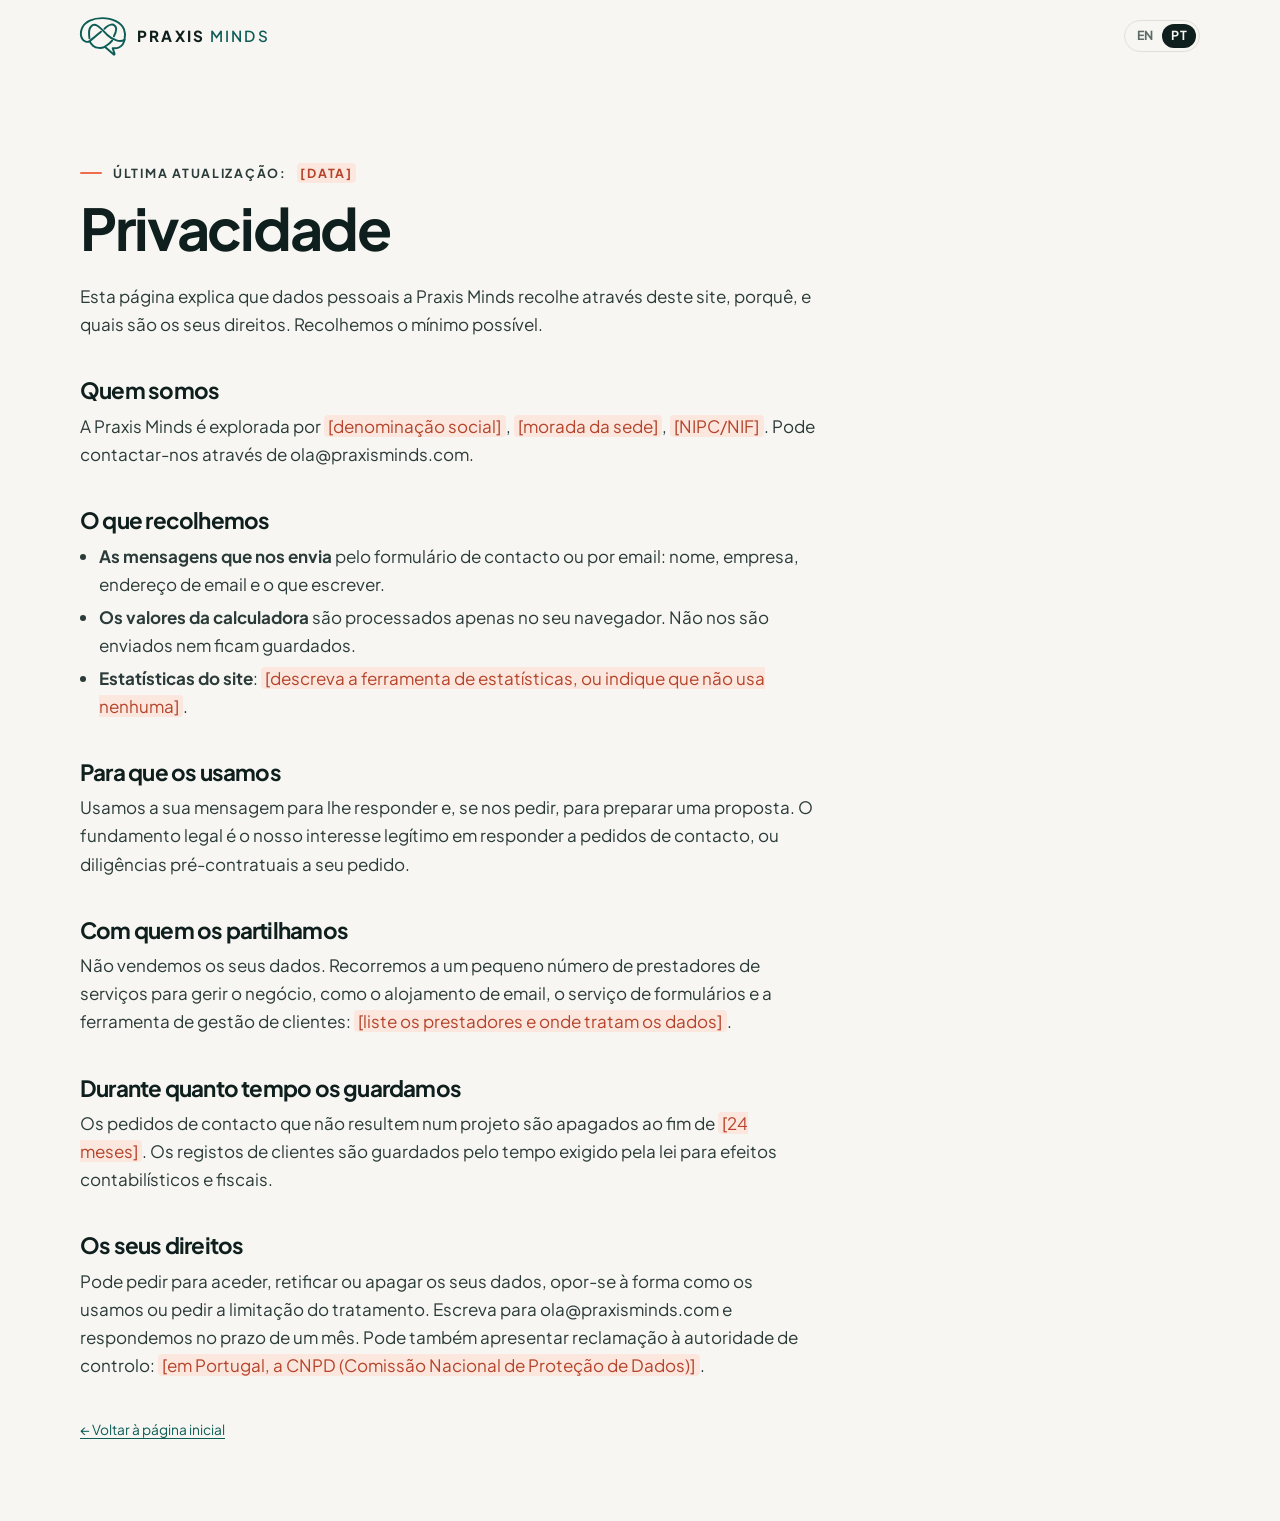
<file: website/privacidade.html>
<!doctype html>
<html lang="pt-PT">
<head>
<meta charset="utf-8">
<meta name="viewport" content="width=device-width, initial-scale=1, viewport-fit=cover">
<title>Privacidade | Praxis Minds</title>
<meta name="robots" content="noindex">
<link rel="alternate" hreflang="en" href="https://praxisminds.com/privacy.html">
<link rel="alternate" hreflang="pt-PT" href="https://praxisminds.com/privacidade.html">
<link rel="icon" href="assets/favicon.svg" type="image/svg+xml">
<link rel="preconnect" href="https://fonts.googleapis.com">
<link rel="preconnect" href="https://fonts.gstatic.com" crossorigin>
<link rel="stylesheet" href="https://fonts.googleapis.com/css2?family=Instrument+Serif:ital@1&family=Plus+Jakarta+Sans:wght@400..800&display=swap">
<link rel="stylesheet" href="assets/styles.css">
</head>
<body>
<!--
  RASCUNHO DA POLÍTICA DE PRIVACIDADE. Antes de publicar:
  1. Substitua todos os [campos] assinalados.
  2. Remova a linha "noindex" acima.
  3. Peça a um advogado que a reveja.
-->
<header class="site-head">
  <div class="wrap head-in">
    <a class="brand" href="pt/index.html">
      <svg class="logo" viewBox="5.5 8.5 90 76" aria-hidden="true"><g fill="none" stroke-width="3.8" stroke-linecap="round" stroke-linejoin="round"><path pathLength="1" d="M54 66.6C60.5 62.5 65.5 58.5 68.3 54.5"/><path pathLength="1" d="M71.8 46C74.3 42 76.1 37.5 76.3 32C76.5 26.5 72 22.6 66.5 23.3C61.5 24 57 28 53.4 31.3"/><path pathLength="1" d="M46.6 37.1C39 43.5 31 50.5 24.5 55.5C20 58.5 13 57 9.8 51C6.8 45.5 6.6 37 9.5 30C15 17.5 31 10.5 49 10.5C69 10.5 86 19 91.5 32C94 38.5 94 47 92.7 52C91.5 59 88 64.5 82.5 67.5C79 69.4 74.5 69.8 69.5 69.5L73 80C73.6 81.7 72.3 82.6 71 81.4L54 66.6C47 70 37 69.5 31.5 65C27.5 61.8 25.5 58.5 24.5 55.5"/><path pathLength="1" d="M24 50C22.6 41 23.2 31 27 27C30 23.5 35 23 39.5 25.5C46 29.5 53 37.5 59 43.5C64 48.5 70 52 77 54C83 55.8 88.5 55.2 92.6 53"/></g></svg>
      <span class="brand-name">Praxis<span> Minds</span></span>
    </a>
    <p class="lang" aria-label="Idioma">
      <a href="privacy.html" hreflang="en" lang="en" title="View in English">EN</a>
      <span class="lang-cur" aria-current="true">PT</span>
    </p>
  </div>
</header>

<main class="wrap">
  <article class="doc">
    <p class="kicker">Última atualização: <span class="todo">[data]</span></p>
    <h1>Privacidade</h1>
    <p>Esta página explica que dados pessoais a Praxis Minds recolhe através deste site, porquê, e quais são os seus direitos. Recolhemos o mínimo possível.</p>

    <h2>Quem somos</h2>
    <p>A Praxis Minds é explorada por <span class="todo">[denominação social]</span>, <span class="todo">[morada da sede]</span>, <span class="todo">[NIPC/NIF]</span>. Pode contactar-nos através de ola@praxisminds.com.</p>

    <h2>O que recolhemos</h2>
    <ul>
      <li><strong>As mensagens que nos envia</strong> pelo formulário de contacto ou por email: nome, empresa, endereço de email e o que escrever.</li>
      <li><strong>Os valores da calculadora</strong> são processados apenas no seu navegador. Não nos são enviados nem ficam guardados.</li>
      <li><strong>Estatísticas do site</strong>: <span class="todo">[descreva a ferramenta de estatísticas, ou indique que não usa nenhuma]</span>.</li>
    </ul>

    <h2>Para que os usamos</h2>
    <p>Usamos a sua mensagem para lhe responder e, se nos pedir, para preparar uma proposta. O fundamento legal é o nosso interesse legítimo em responder a pedidos de contacto, ou diligências pré-contratuais a seu pedido.</p>

    <h2>Com quem os partilhamos</h2>
    <p>Não vendemos os seus dados. Recorremos a um pequeno número de prestadores de serviços para gerir o negócio, como o alojamento de email, o serviço de formulários e a ferramenta de gestão de clientes: <span class="todo">[liste os prestadores e onde tratam os dados]</span>.</p>

    <h2>Durante quanto tempo os guardamos</h2>
    <p>Os pedidos de contacto que não resultem num projeto são apagados ao fim de <span class="todo">[24 meses]</span>. Os registos de clientes são guardados pelo tempo exigido pela lei para efeitos contabilísticos e fiscais.</p>

    <h2>Os seus direitos</h2>
    <p>Pode pedir para aceder, retificar ou apagar os seus dados, opor-se à forma como os usamos ou pedir a limitação do tratamento. Escreva para ola@praxisminds.com e respondemos no prazo de um mês. Pode também apresentar reclamação à autoridade de controlo: <span class="todo">[em Portugal, a CNPD (Comissão Nacional de Proteção de Dados)]</span>.</p>

    <p class="fine"><a href="pt/index.html">← Voltar à página inicial</a></p>
  </article>
</main>
</body>
</html>
</file>
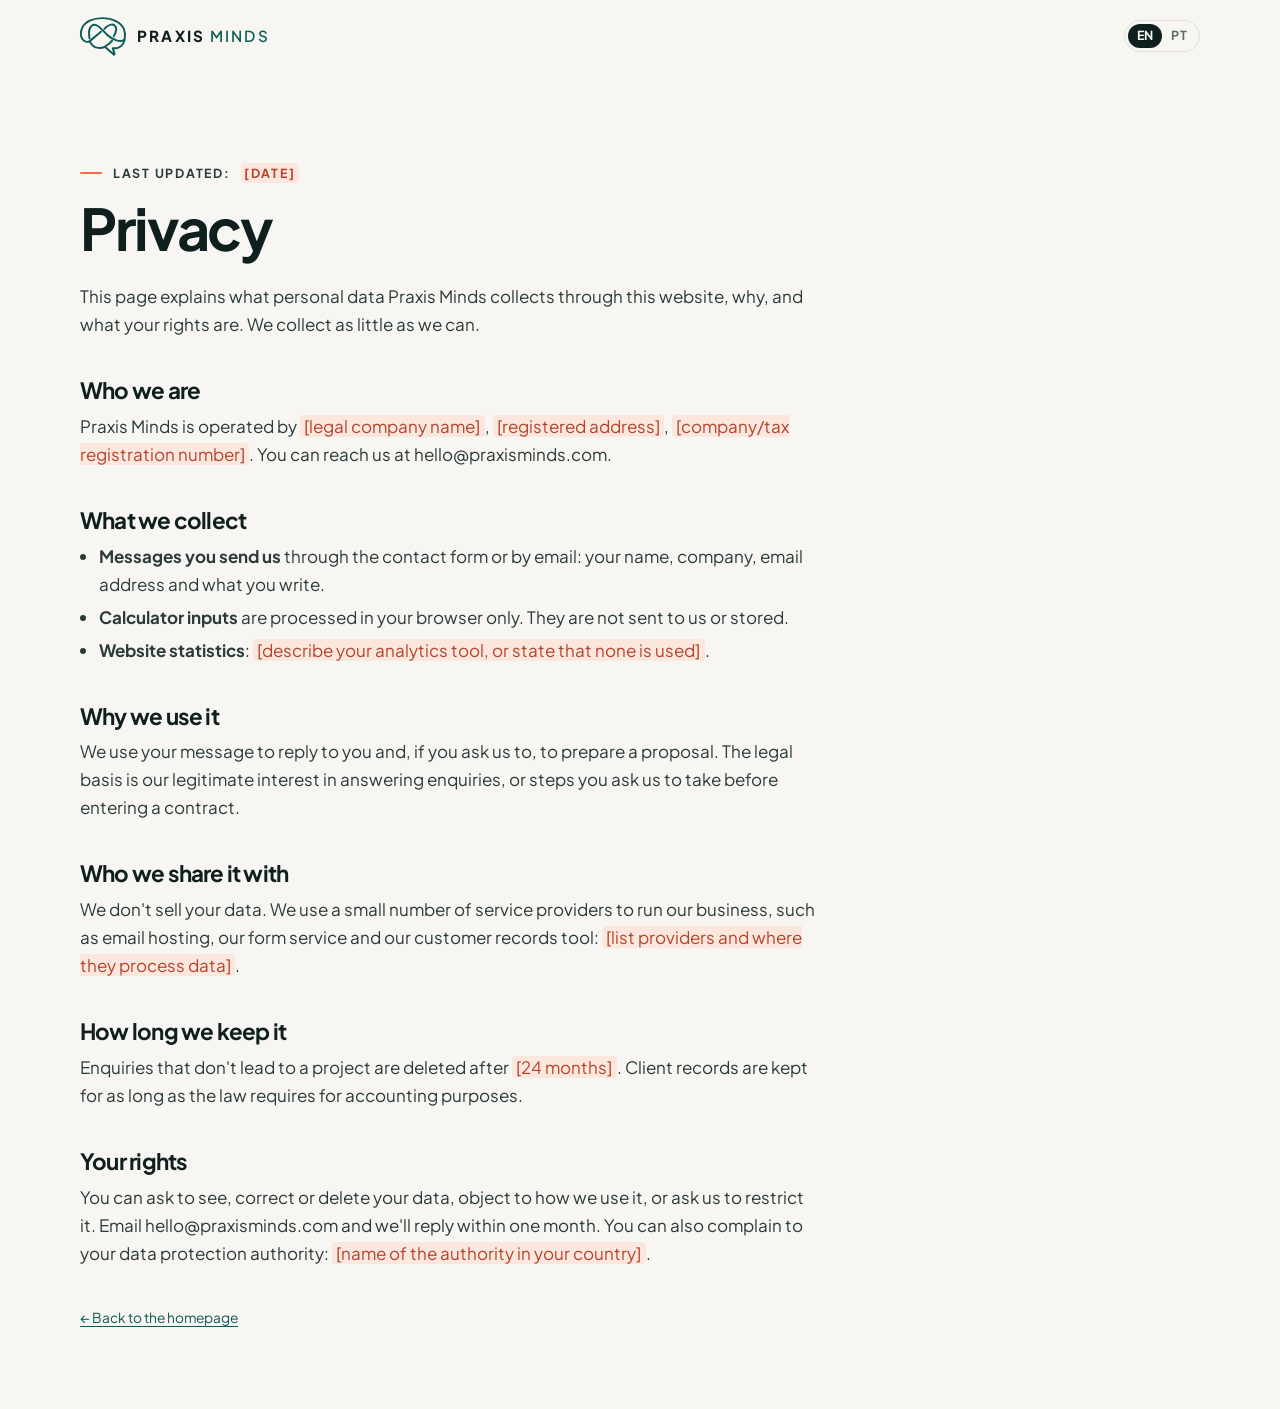
<file: website/privacy.html>
<!doctype html>
<html lang="en">
<head>
<meta charset="utf-8">
<meta name="viewport" content="width=device-width, initial-scale=1, viewport-fit=cover">
<title>Privacy | Praxis Minds</title>
<meta name="robots" content="noindex">
<link rel="alternate" hreflang="en" href="https://praxisminds.com/privacy.html">
<link rel="alternate" hreflang="pt-PT" href="https://praxisminds.com/privacidade.html">
<link rel="icon" href="assets/favicon.svg" type="image/svg+xml">
<link rel="preconnect" href="https://fonts.googleapis.com">
<link rel="preconnect" href="https://fonts.gstatic.com" crossorigin>
<link rel="stylesheet" href="https://fonts.googleapis.com/css2?family=Instrument+Serif:ital@1&family=Plus+Jakarta+Sans:wght@400..800&display=swap">
<link rel="stylesheet" href="assets/styles.css">
</head>
<body>
<!--
  DRAFT PRIVACY POLICY. Before launch:
  1. Replace every highlighted [placeholder].
  2. Remove the "noindex" meta tag above.
  3. Have it reviewed by a lawyer for your country.
-->
<header class="site-head">
  <div class="wrap head-in">
    <a class="brand" href="index.html">
      <svg class="logo" viewBox="5.5 8.5 90 76" aria-hidden="true"><g fill="none" stroke-width="3.8" stroke-linecap="round" stroke-linejoin="round"><path pathLength="1" d="M54 66.6C60.5 62.5 65.5 58.5 68.3 54.5"/><path pathLength="1" d="M71.8 46C74.3 42 76.1 37.5 76.3 32C76.5 26.5 72 22.6 66.5 23.3C61.5 24 57 28 53.4 31.3"/><path pathLength="1" d="M46.6 37.1C39 43.5 31 50.5 24.5 55.5C20 58.5 13 57 9.8 51C6.8 45.5 6.6 37 9.5 30C15 17.5 31 10.5 49 10.5C69 10.5 86 19 91.5 32C94 38.5 94 47 92.7 52C91.5 59 88 64.5 82.5 67.5C79 69.4 74.5 69.8 69.5 69.5L73 80C73.6 81.7 72.3 82.6 71 81.4L54 66.6C47 70 37 69.5 31.5 65C27.5 61.8 25.5 58.5 24.5 55.5"/><path pathLength="1" d="M24 50C22.6 41 23.2 31 27 27C30 23.5 35 23 39.5 25.5C46 29.5 53 37.5 59 43.5C64 48.5 70 52 77 54C83 55.8 88.5 55.2 92.6 53"/></g></svg>
      <span class="brand-name">Praxis<span> Minds</span></span>
    </a>
    <p class="lang" aria-label="Language">
      <span class="lang-cur" aria-current="true">EN</span>
      <a href="privacidade.html" hreflang="pt-PT" lang="pt-PT" title="Ver em português">PT</a>
    </p>
  </div>
</header>

<main class="wrap">
  <article class="doc">
    <p class="kicker">Last updated: <span class="todo">[date]</span></p>
    <h1>Privacy</h1>
    <p>This page explains what personal data Praxis Minds collects through this website, why, and what your rights are. We collect as little as we can.</p>

    <h2>Who we are</h2>
    <p>Praxis Minds is operated by <span class="todo">[legal company name]</span>, <span class="todo">[registered address]</span>, <span class="todo">[company/tax registration number]</span>. You can reach us at hello@praxisminds.com.</p>

    <h2>What we collect</h2>
    <ul>
      <li><strong>Messages you send us</strong> through the contact form or by email: your name, company, email address and what you write.</li>
      <li><strong>Calculator inputs</strong> are processed in your browser only. They are not sent to us or stored.</li>
      <li><strong>Website statistics</strong>: <span class="todo">[describe your analytics tool, or state that none is used]</span>.</li>
    </ul>

    <h2>Why we use it</h2>
    <p>We use your message to reply to you and, if you ask us to, to prepare a proposal. The legal basis is our legitimate interest in answering enquiries, or steps you ask us to take before entering a contract.</p>

    <h2>Who we share it with</h2>
    <p>We don't sell your data. We use a small number of service providers to run our business, such as email hosting, our form service and our customer records tool: <span class="todo">[list providers and where they process data]</span>.</p>

    <h2>How long we keep it</h2>
    <p>Enquiries that don't lead to a project are deleted after <span class="todo">[24 months]</span>. Client records are kept for as long as the law requires for accounting purposes.</p>

    <h2>Your rights</h2>
    <p>You can ask to see, correct or delete your data, object to how we use it, or ask us to restrict it. Email hello@praxisminds.com and we'll reply within one month. You can also complain to your data protection authority: <span class="todo">[name of the authority in your country]</span>.</p>

    <p class="fine"><a href="index.html">← Back to the homepage</a></p>
  </article>
</main>
</body>
</html>
</file>
<file: website/assets/styles.css>
/*
  Praxis Minds: design tokens
  Warm paper white, deep teal for trust, coral for warmth. One sans family (Plus Jakarta Sans)
  carries the page; an italic serif (Instrument Serif) marks one word or phrase per headline.
  Dark surfaces (calculator results, house rules, founding offer, contact) use --deep.
*/
:root {
  --bg: #F7F6F2;          /* page: warm paper white */
  --surface: #FFFFFF;     /* cards, forms */
  --surface-2: #EFEDE7;   /* alternate bands, quiet fills */
  --ink: #0F1F1D;         /* headings and body text */
  --ink-2: #2B3B39;       /* secondary text that still needs weight */
  --muted: #5B6B68;       /* captions, labels */
  --line: #E2DFD7;
  --line-strong: #CBC7BC;
  --brand: #0D5C55;       /* deep teal: buttons, links, the logo */
  --brand-hover: #094A44;
  --on-brand: #FFFFFF;
  --brand-ink: #0D5C55;   /* teal used as text */
  --brand-soft: #E0EEEA;
  --accent: #EF6C4D;      /* coral: time back, highlights */
  --on-accent: #1E0F0A;
  --accent-ink: #B4442B;  /* coral used as text on light surfaces */
  --accent-soft: #FCE7DF;
  --deep: #0B2724;        /* dark panels */
  --deep-2: #134440;
  --on-deep: #F1F6F5;
  --on-deep-muted: #A9C3BE;
  --accent-on-deep: #FF9375;
  --field: #FFFFFF;
  --danger: #B42318;
  --ring: rgba(13, 92, 85, .22);
  --chev: url("data:image/svg+xml,%3Csvg xmlns='http://www.w3.org/2000/svg' viewBox='0 0 24 24' fill='none' stroke='%235B6B68' stroke-width='2' stroke-linecap='round' stroke-linejoin='round'%3E%3Cpath d='m6 9 6 6 6-6'/%3E%3C/svg%3E");

  --shadow-xs: 0 1px 2px rgba(15, 31, 29, .06);
  --shadow-sm: 0 1px 2px rgba(15, 31, 29, .05), 0 4px 12px -4px rgba(15, 31, 29, .10);
  --shadow-md: 0 2px 4px rgba(15, 31, 29, .04), 0 16px 36px -14px rgba(15, 31, 29, .20);
  --shadow-lg: 0 2px 6px rgba(15, 31, 29, .04), 0 30px 70px -28px rgba(15, 31, 29, .32);

  --font-sans: "Plus Jakarta Sans", system-ui, -apple-system, "Segoe UI", Roboto, Arial, sans-serif;
  --font-serif: "Instrument Serif", "Iowan Old Style", Georgia, serif;

  --t-hero: clamp(2.7rem, 6vw, 5.1rem);
  --t-h2: clamp(2rem, 3.9vw, 3.2rem);
  --t-lead: clamp(1.1rem, 1.5vw, 1.25rem);

  --wrap: 1200px;
  --gutter: clamp(16px, 4vw, 40px);
  --head-h: 72px;
  --r-sm: 12px;
  --r: 20px;
  --r-lg: 28px;
  --ease: cubic-bezier(.2, .7, .2, 1);
  --ease-io: cubic-bezier(.65, 0, .25, 1);
}

@media (prefers-color-scheme: dark) {
  :root:not([data-theme="light"]) {
    --bg: #091312;
    --surface: #0F1C1B;
    --surface-2: #0C1817;
    --ink: #E6EEEC;
    --ink-2: #C5D2CF;
    --muted: #93A8A4;
    --line: #1D2E2C;
    --line-strong: #2C4441;
    --brand: #5FCBB8;
    --brand-hover: #7ED8C8;
    --on-brand: #062320;
    --brand-ink: #74D6C4;
    --brand-soft: #12302D;
    --accent: #FF8667;
    --on-accent: #1E0F0A;
    --accent-ink: #FF9C82;
    --accent-soft: #35201A;
    --deep: #0E2624;
    --deep-2: #17443F;
    --on-deep: #F1F6F5;
    --on-deep-muted: #A9C3BE;
    --accent-on-deep: #FF9375;
    --field: #0B1716;
    --danger: #FF8A80;
    --ring: rgba(95, 203, 184, .28);
    --chev: url("data:image/svg+xml,%3Csvg xmlns='http://www.w3.org/2000/svg' viewBox='0 0 24 24' fill='none' stroke='%2393A8A4' stroke-width='2' stroke-linecap='round' stroke-linejoin='round'%3E%3Cpath d='m6 9 6 6 6-6'/%3E%3C/svg%3E");
    --shadow-xs: 0 1px 2px rgba(0, 0, 0, .4);
    --shadow-sm: 0 1px 2px rgba(0, 0, 0, .4), 0 4px 12px -4px rgba(0, 0, 0, .5);
    --shadow-md: 0 2px 4px rgba(0, 0, 0, .3), 0 16px 36px -14px rgba(0, 0, 0, .7);
    --shadow-lg: 0 2px 6px rgba(0, 0, 0, .3), 0 30px 70px -28px rgba(0, 0, 0, .8);
    color-scheme: dark;
  }
}
:root[data-theme="dark"] {
  --bg: #091312;
  --surface: #0F1C1B;
  --surface-2: #0C1817;
  --ink: #E6EEEC;
  --ink-2: #C5D2CF;
  --muted: #93A8A4;
  --line: #1D2E2C;
  --line-strong: #2C4441;
  --brand: #5FCBB8;
  --brand-hover: #7ED8C8;
  --on-brand: #062320;
  --brand-ink: #74D6C4;
  --brand-soft: #12302D;
  --accent: #FF8667;
  --on-accent: #1E0F0A;
  --accent-ink: #FF9C82;
  --accent-soft: #35201A;
  --deep: #0E2624;
  --deep-2: #17443F;
  --on-deep: #F1F6F5;
  --on-deep-muted: #A9C3BE;
  --accent-on-deep: #FF9375;
  --field: #0B1716;
  --danger: #FF8A80;
  --ring: rgba(95, 203, 184, .28);
  --chev: url("data:image/svg+xml,%3Csvg xmlns='http://www.w3.org/2000/svg' viewBox='0 0 24 24' fill='none' stroke='%2393A8A4' stroke-width='2' stroke-linecap='round' stroke-linejoin='round'%3E%3Cpath d='m6 9 6 6 6-6'/%3E%3C/svg%3E");
  --shadow-xs: 0 1px 2px rgba(0, 0, 0, .4);
  --shadow-sm: 0 1px 2px rgba(0, 0, 0, .4), 0 4px 12px -4px rgba(0, 0, 0, .5);
  --shadow-md: 0 2px 4px rgba(0, 0, 0, .3), 0 16px 36px -14px rgba(0, 0, 0, .7);
  --shadow-lg: 0 2px 6px rgba(0, 0, 0, .3), 0 30px 70px -28px rgba(0, 0, 0, .8);
  color-scheme: dark;
}

/* ---------- Base ---------- */
*, *::before, *::after { box-sizing: border-box; }
html {
  scroll-behavior: smooth;
  scroll-padding-top: calc(var(--head-h) + 12px);
  -webkit-text-size-adjust: 100%;
  interpolate-size: allow-keywords; /* lets the FAQ animate to its natural height */
}
body {
  margin: 0;
  background: var(--bg);
  color: var(--ink);
  font-family: var(--font-sans);
  font-size: 1.0625rem;
  line-height: 1.65;
  -webkit-font-smoothing: antialiased;
  -moz-osx-font-smoothing: grayscale;
  text-rendering: optimizeLegibility;
}
img, svg { max-width: 100%; }
a { color: var(--brand-ink); text-underline-offset: .2em; text-decoration-thickness: 1px; }
a:hover { text-decoration-thickness: 2px; }
p { margin: 0; }
h1, h2, h3 { margin: 0; font-weight: 700; color: var(--ink); text-wrap: balance; }
ul, ol, dl, dd { margin: 0; padding: 0; }
li { list-style: none; }
::selection { background: var(--accent); color: var(--on-accent); }
:focus-visible { outline: 2px solid var(--brand); outline-offset: 3px; border-radius: 6px; }
[hidden] { display: none !important; }

.wrap { max-width: var(--wrap); margin-inline: auto; padding-inline: var(--gutter); }
.sr-only { position: absolute; width: 1px; height: 1px; overflow: hidden; clip: rect(0 0 0 0); white-space: nowrap; }
.sprite { position: absolute; width: 0; height: 0; overflow: hidden; }
.skip { position: absolute; left: 1rem; top: -4rem; z-index: 100; background: var(--brand); color: var(--on-brand); padding: .6rem 1rem; border-radius: 999px; }
.skip:focus { top: 1rem; }

.ic {
  width: 1.25em;
  height: 1.25em;
  flex: none;
  fill: none;
  stroke: currentColor;
  stroke-width: 1.75;
  stroke-linecap: round;
  stroke-linejoin: round;
}

h1 { font-size: var(--t-hero); line-height: 1.02; letter-spacing: -.04em; }
h2 { font-size: var(--t-h2); line-height: 1.08; letter-spacing: -.035em; }
h3 { font-size: 1.2rem; line-height: 1.3; letter-spacing: -.015em; }
h1 em, h2 em {
  font-family: var(--font-serif);
  font-style: italic;
  font-weight: 400;
  font-size: 1.1em;
  line-height: .9;
  letter-spacing: -.01em;
  color: var(--brand-ink);
}

.kicker {
  display: inline-flex;
  align-items: center;
  gap: .65rem;
  font-size: .78rem;
  font-weight: 700;
  letter-spacing: .14em;
  text-transform: uppercase;
  color: var(--brand-ink);
}
.kicker::before { content: ""; width: 1.4rem; height: 2px; border-radius: 2px; background: var(--accent); }

/* ---------- Buttons & links ---------- */
.btn {
  display: inline-flex;
  align-items: center;
  justify-content: center;
  gap: .55rem;
  min-height: 3rem;
  padding: .7rem 1.35rem;
  border: 1px solid transparent;
  border-radius: 999px;
  background: var(--brand);
  color: var(--on-brand);
  font: inherit;
  font-size: .98rem;
  font-weight: 650;
  line-height: 1.2;
  text-align: center;
  text-decoration: none;
  text-wrap: balance;
  cursor: pointer;
  box-shadow: inset 0 1px 0 rgba(255, 255, 255, .14), var(--shadow-xs);
  transition: background-color .2s ease, border-color .2s ease, color .2s ease, transform .2s var(--ease), box-shadow .25s ease;
}
.btn:hover { background: var(--brand-hover); transform: translateY(-1px); box-shadow: inset 0 1px 0 rgba(255, 255, 255, .14), 0 10px 24px -10px var(--brand); }
.btn:active { transform: translateY(0); }
.btn .arr { transition: transform .25s var(--ease); }
.btn:hover .arr { transform: translateX(3px); }
.btn-lg { min-height: 3.35rem; padding: .8rem 1.6rem; font-size: 1.02rem; }
.btn-sm { min-height: 2.5rem; padding: .45rem 1.05rem; font-size: .9rem; }
.btn-ghost { background: transparent; color: var(--ink); border-color: var(--line-strong); box-shadow: none; }
.btn-ghost:hover { background: var(--surface); border-color: var(--ink); box-shadow: var(--shadow-sm); }
.btn-accent { background: var(--accent); color: var(--on-accent); }
.btn-accent:hover { background: var(--accent-on-deep); box-shadow: 0 10px 28px -10px var(--accent); }

.link-arrow { display: inline-flex; align-items: center; gap: .4rem; font-weight: 650; text-decoration: none; }
.link-arrow::after { content: "→"; transition: transform .25s var(--ease); }
.link-arrow:hover::after { transform: translateX(3px); }

/* ---------- Logo ----------
   A monoline brain that is also a speech bubble, with an infinity knot inside.
   The name is set in tracked capitals: PRAXIS bold in ink, MINDS regular in teal. */
.brand {
  display: inline-flex;
  align-items: center;
  gap: .7rem;
  color: var(--ink);
  text-decoration: none;
  white-space: nowrap;
}
.brand-name {
  font-size: .95rem;
  font-weight: 750;
  letter-spacing: .14em;
  line-height: 1;
  text-transform: uppercase;
}
.brand-name span { font-weight: 550; color: var(--brand-ink); }
.logo { width: 46px; height: 39px; flex: none; overflow: visible; }
.logo path { stroke: var(--brand); transition: stroke .35s ease; }
.brand:hover .logo path { stroke: var(--accent); } /* warms to coral on hover */
/* the header logo draws itself once on load, as one line at a steady pace */
.site-head .logo path { stroke-dasharray: 1; animation: logo-draw linear both; }
/* four pieces in drawing order, each timed by its length so the pen keeps one steady speed (2.4s in all) */
.site-head .logo path:nth-child(1) { animation-delay: .15s;  animation-duration: .1s; }
.site-head .logo path:nth-child(2) { animation-delay: .25s;  animation-duration: .24s; }
.site-head .logo path:nth-child(3) { animation-delay: .49s;  animation-duration: 1.53s; }
.site-head .logo path:nth-child(4) { animation-delay: 2.02s; animation-duration: .53s; }
@keyframes logo-draw { from { stroke-dashoffset: 1; } to { stroke-dashoffset: 0; } }

/* ---------- Header ---------- */
.site-head {
  position: sticky;
  top: 0;
  z-index: 50;
  border-bottom: 1px solid transparent;
  transition: background-color .3s ease, border-color .3s ease, box-shadow .3s ease;
}
.site-head.is-scrolled,
.site-head.nav-open {
  background: rgba(247, 246, 242, .82);
  border-bottom-color: var(--line);
  -webkit-backdrop-filter: saturate(1.5) blur(14px);
  backdrop-filter: saturate(1.5) blur(14px);
}
@media (prefers-color-scheme: dark) {
  :root:not([data-theme="light"]) .site-head.is-scrolled,
  :root:not([data-theme="light"]) .site-head.nav-open { background: rgba(9, 19, 18, .8); }
}
:root[data-theme="dark"] .site-head.is-scrolled,
:root[data-theme="dark"] .site-head.nav-open { background: rgba(9, 19, 18, .8); }

.head-in { display: flex; align-items: center; gap: 1rem; height: var(--head-h); }
.site-nav { display: flex; align-items: center; gap: .15rem; margin-left: auto; }
.site-nav a:not(.btn) {
  padding: .5rem .85rem;
  border-radius: 999px;
  color: var(--ink-2);
  font-size: .95rem;
  font-weight: 550;
  text-decoration: none;
  transition: background-color .2s ease, color .2s ease;
}
.site-nav a:not(.btn):hover { background: var(--surface-2); color: var(--ink); }
.site-nav a.is-active { color: var(--brand-ink); background: var(--brand-soft); }
.site-nav .nav-cta { display: none; }
.lang {
  display: flex;
  align-items: center;
  padding: 3px;
  border: 1px solid var(--line);
  border-radius: 999px;
  font-size: .78rem;
  font-weight: 700;
  letter-spacing: .04em;
}
.lang > * { padding: .2rem .55rem; border-radius: 999px; line-height: 1.4; }
.lang a { color: var(--muted); text-decoration: none; transition: color .2s ease; }
.lang a:hover { color: var(--ink); }
.lang-cur { background: var(--ink); color: var(--bg); }
.brand + .lang { margin-left: auto; }

.menu-btn {
  display: none;
  position: relative;
  width: 2.75rem;
  height: 2.75rem;
  flex: none;
  padding: 0;
  border: 1px solid var(--line);
  border-radius: 999px;
  background: var(--surface);
  color: var(--ink);
  cursor: pointer;
}
.menu-btn span {
  position: absolute;
  left: 50%;
  top: 50%;
  width: 1.05rem;
  height: 1.5px;
  margin-left: -.525rem;
  border-radius: 2px;
  background: currentColor;
  transition: transform .3s var(--ease);
}
.menu-btn span:first-child { transform: translateY(-3.5px); }
.menu-btn span:last-child { transform: translateY(3.5px); }
.nav-open .menu-btn span:first-child { transform: rotate(45deg); }
.nav-open .menu-btn span:last-child { transform: rotate(-45deg); }

/* ---------- Entrance and reveal animation ---------- */
@keyframes rise { from { opacity: 0; transform: translateY(22px); } }
.enter { animation: rise 1s var(--ease) both; animation-delay: calc(var(--e, 0) * 110ms + 80ms); }

/* Added by main.js, so content never stays hidden if the script fails */
.reveal-on .reveal,
.reveal-on [data-stagger] > * { opacity: 0; translate: 0 26px; }
.reveal-on .reveal.is-visible,
.reveal-on [data-stagger] > .is-visible {
  opacity: 1;
  translate: none;
  transition: opacity .9s var(--ease), translate .9s var(--ease);
  transition-delay: calc(var(--rd, 0) * 90ms);
}
.reveal-on .reveal.is-done,
.reveal-on [data-stagger] > .is-done { opacity: 1; translate: none; }

/* ---------- Hero ---------- */
.hero {
  position: relative;
  isolation: isolate;
  overflow: clip;
  margin-top: calc(-1 * var(--head-h));
  padding-block: calc(var(--head-h) + clamp(2.5rem, 6vw, 5rem)) clamp(4rem, 8vw, 6.5rem);
}
.hero-bg {
  position: absolute;
  inset: 0;
  z-index: -1;
  pointer-events: none;
  -webkit-mask-image: linear-gradient(to bottom, #000 65%, transparent);
  mask-image: linear-gradient(to bottom, #000 65%, transparent);
}
.hero-bg::before {
  content: "";
  position: absolute;
  inset: 0;
  background-image:
    linear-gradient(var(--line) 1px, transparent 1px),
    linear-gradient(90deg, var(--line) 1px, transparent 1px);
  background-size: 56px 56px;
  -webkit-mask-image: radial-gradient(ellipse 65% 70% at 70% 30%, #000 10%, transparent 70%);
  mask-image: radial-gradient(ellipse 65% 70% at 70% 30%, #000 10%, transparent 70%);
  opacity: .6;
}
.blob { position: absolute; border-radius: 50%; filter: blur(70px); animation: drift 24s ease-in-out infinite alternate; }
.blob-1 { width: 560px; height: 560px; top: -180px; right: -120px; background: radial-gradient(circle, rgba(95, 203, 184, .45), transparent 65%); }
.blob-2 { width: 520px; height: 520px; top: 38%; left: -220px; background: radial-gradient(circle, rgba(239, 108, 77, .30), transparent 65%); animation-delay: -9s; animation-duration: 28s; }
@media (prefers-color-scheme: dark) { :root:not([data-theme="light"]) .blob-2 { opacity: .45; } }
:root[data-theme="dark"] .blob-2 { opacity: .45; }
@keyframes drift {
  0% { transform: translate(0, 0) scale(1); }
  50% { transform: translate(-50px, 40px) scale(1.08); }
  100% { transform: translate(30px, -20px) scale(.94); }
}

.hero-grid {
  display: grid;
  grid-template-columns: minmax(0, 1.08fr) minmax(0, 1fr);
  gap: clamp(2.5rem, 5vw, 4.5rem);
  align-items: center;
}
.hero-copy { display: grid; justify-items: start; gap: 1.6rem; min-width: 0; }
.badge {
  display: inline-flex;
  align-items: center;
  gap: .6rem;
  padding: .4rem .95rem .4rem .7rem;
  border: 1px solid var(--line);
  border-radius: 999px;
  background: var(--surface);
  box-shadow: var(--shadow-xs);
  font-size: .85rem;
  font-weight: 600;
  line-height: 1.4;
  color: var(--ink-2);
}
.badge-dot { position: relative; width: .5rem; height: .5rem; flex: none; border-radius: 50%; background: var(--accent); }
.badge-dot::after { content: ""; position: absolute; inset: 0; border-radius: 50%; background: inherit; animation: ping 2.2s var(--ease) infinite; }
@keyframes ping { 0% { transform: scale(1); opacity: .55; } 80%, 100% { transform: scale(3.2); opacity: 0; } }

.hero h1 em { position: relative; display: inline-block; white-space: nowrap; padding-right: .04em; }
.scribble {
  position: absolute;
  left: -.02em;
  bottom: -.1em;
  width: 100%;
  height: .26em;
  overflow: visible;
}
.scribble path {
  fill: none;
  stroke: var(--accent);
  stroke-width: .075em;
  stroke-linecap: round;
  vector-effect: non-scaling-stroke;
  stroke-dasharray: 1;
  stroke-dashoffset: 1;
  animation: draw 1.1s var(--ease-io) .75s forwards;
}
@keyframes draw { to { stroke-dashoffset: 0; } }

.lead { font-size: var(--t-lead); line-height: 1.55; color: var(--ink-2); max-width: 38ch; }
.cta-row { display: flex; flex-wrap: wrap; gap: .75rem; }
.ticks { display: flex; flex-wrap: wrap; gap: .5rem 1.4rem; color: var(--muted); font-size: .92rem; font-weight: 550; }
.ticks li { display: inline-flex; align-items: center; gap: .45rem; }
.ticks .ic { width: 1.1rem; height: 1.1rem; padding: .15rem; border-radius: 50%; background: var(--brand-soft); color: var(--brand-ink); stroke-width: 2.5; }

/* ---------- Example week (hero card) ---------- */
.week {
  position: relative;
  min-width: 0;
  margin: 0;
  padding: clamp(1.25rem, 2.6vw, 1.85rem);
  border: 1px solid var(--line);
  border-radius: var(--r-lg);
  background: var(--surface);
  box-shadow: var(--shadow-lg);
}
.week-top { display: flex; flex-wrap: wrap; align-items: center; justify-content: space-between; gap: .75rem 1rem; }
.week-title { display: inline-flex; align-items: center; gap: .5rem; font-size: .9rem; font-weight: 650; color: var(--ink-2); }
.week-title .ic { color: var(--brand-ink); }
.seg {
  position: relative;
  display: inline-grid;
  grid-template-columns: 1fr 1fr;
  padding: 4px;
  border: 1px solid var(--line);
  border-radius: 999px;
  background: var(--surface-2);
}
.seg::before {
  content: "";
  position: absolute;
  top: 4px;
  bottom: 4px;
  left: 4px;
  width: calc(50% - 4px);
  border-radius: 999px;
  background: var(--surface);
  box-shadow: var(--shadow-sm);
  transition: transform .5s var(--ease), background-color .4s ease;
}
.week.is-after .seg::before { transform: translateX(100%); background: var(--brand); }
.seg button {
  position: relative;
  z-index: 1;
  appearance: none;
  margin: 0;
  padding: .45rem 1rem;
  border: 0;
  border-radius: 999px;
  background: transparent;
  color: var(--muted);
  font: inherit;
  font-size: .85rem;
  font-weight: 650;
  white-space: nowrap;
  cursor: pointer;
  transition: color .35s ease;
}
.seg button[aria-pressed="true"] { color: var(--ink); }
.week.is-after .seg button[aria-pressed="true"] { color: var(--on-brand); }

.week-stats { display: grid; grid-template-columns: 1fr 1fr; gap: .75rem; margin: 1.35rem 0 1.5rem; }
.week-stats > div { padding: .85rem 1rem; border-radius: 16px; background: var(--surface-2); transition: background-color .5s ease; }
.week-stats dt { display: flex; align-items: flex-start; gap: .45rem; font-size: .8rem; font-weight: 600; line-height: 1.4; color: var(--muted); }
.week-stats dt::before { content: ""; flex: none; width: .6rem; height: .6rem; margin-top: .3em; border-radius: 3px; background: var(--brand); }
.week-stats .ws-back dt::before { background: var(--accent); }
.week-stats dd {
  margin-top: .15rem;
  font-size: clamp(1.35rem, 2.3vw, 1.8rem);
  font-weight: 750;
  letter-spacing: -.03em;
  line-height: 1.2;
  font-variant-numeric: tabular-nums;
  white-space: nowrap;
  transition: color .5s ease;
}
.week.is-after .ws-back { background: var(--accent-soft); }
.week.is-after .ws-back dd { color: var(--accent-ink); }

.wk-rows { display: grid; gap: .95rem; --max: 4; }
.wk-row { display: grid; grid-template-columns: minmax(0, 1fr) auto; align-items: baseline; gap: .4rem 1rem; }
.wk-task { font-size: .9rem; font-weight: 550; line-height: 1.4; color: var(--ink-2); }
.wk-time { font-size: .85rem; font-weight: 700; font-variant-numeric: tabular-nums; white-space: nowrap; }
.wk-time s { margin-right: .35rem; color: var(--muted); font-weight: 500; text-decoration-thickness: 1.5px; }
.wk-bar {
  grid-column: 1 / -1;
  position: relative;
  display: block;
  width: calc(var(--now) / var(--max) * 100%);
  height: 8px;
  overflow: hidden;
  border-radius: 999px;
  background: var(--accent);
  transform-origin: left center;
  transition: transform 1.1s var(--ease) calc(var(--i) * 80ms + .25s);
}
.wk-fill {
  position: absolute;
  inset: 0 auto 0 0;
  width: 100%;
  border-radius: 999px;
  background: var(--brand);
  transition: width 1s var(--ease-io) calc(var(--i) * 90ms);
}
.week.is-after .wk-fill { width: calc(var(--after) / var(--now) * 100%); }
.reveal-on .week:not(.is-in) .wk-bar { transform: scaleX(0); }
.week figcaption { margin-top: 1.4rem; padding-top: 1rem; border-top: 1px solid var(--line); font-size: .8rem; line-height: 1.5; color: var(--muted); }

/* ---------- Sections ---------- */
.section { padding-block: clamp(4.5rem, 9vw, 7.5rem); }
.band { background: var(--surface-2); }
.sec-head { display: grid; justify-items: start; gap: 1rem; max-width: 48rem; margin-bottom: clamp(2.5rem, 5vw, 3.75rem); }
.sec-head.split {
  max-width: none;
  grid-template-columns: minmax(0, 1.15fr) minmax(0, 1fr);
  align-items: end;
  gap: 1rem clamp(2rem, 6vw, 5rem);
}
.sec-head.split .kicker { grid-column: 1 / -1; }
.sec-head.center { margin-inline: auto; justify-items: center; text-align: center; }
.sec-lead { font-size: var(--t-lead); line-height: 1.55; color: var(--muted); max-width: 50ch; }

.icon-tile {
  display: grid;
  place-items: center;
  width: 3rem;
  height: 3rem;
  flex: none;
  border-radius: 14px;
  background: var(--brand-soft);
  color: var(--brand-ink);
}
.icon-tile .ic { width: 1.45rem; height: 1.45rem; }

/* Method */
.steps { display: grid; grid-template-columns: repeat(3, minmax(0, 1fr)); gap: 1.5rem; }
.step {
  position: relative;
  display: flex;
  flex-direction: column;
  gap: 1rem;
  min-width: 0;
  padding: clamp(1.5rem, 2.6vw, 2rem);
  border: 1px solid var(--line);
  border-radius: var(--r);
  background: var(--surface);
  transition: transform .35s var(--ease), box-shadow .35s ease, border-color .35s ease;
}
.step:hover { transform: translateY(-4px); box-shadow: var(--shadow-md); border-color: var(--line-strong); }
.step-top { display: flex; align-items: center; justify-content: space-between; margin-bottom: .5rem; }
.step-num { font-size: .82rem; font-weight: 700; letter-spacing: .1em; color: var(--muted); }
.step h3 { font-size: clamp(1.7rem, 2.6vw, 2.1rem); letter-spacing: -.035em; line-height: 1.1; }
.step > p { color: var(--muted); }
.step-arrow {
  position: absolute;
  z-index: 2;
  top: 2.6rem;
  right: calc(-.75rem - 16px);
  display: grid;
  place-items: center;
  width: 32px;
  height: 32px;
  border: 1px solid var(--line);
  border-radius: 50%;
  background: var(--bg);
  color: var(--brand-ink);
}
.step-arrow .ic { width: 15px; height: 15px; stroke-width: 2.2; }
.facts { display: grid; margin-top: auto; padding-top: .5rem; border-top: 1px solid var(--line); }
.facts div { display: grid; grid-template-columns: 5rem minmax(0, 1fr); gap: 1rem; padding-block: .7rem; border-bottom: 1px solid var(--line); font-size: .93rem; line-height: 1.5; }
.facts div:first-child { grid-template-columns: minmax(0, 1fr); gap: .2rem; }
.facts div:first-child dd { color: var(--ink-2); }
.facts div:last-child { border-bottom: 0; padding-bottom: 0; }
.facts dt { font-weight: 600; color: var(--muted); }
.facts b { font-weight: 750; color: var(--ink); }

.callout {
  display: flex;
  align-items: center;
  gap: 1.25rem 1.75rem;
  margin-top: 1.5rem;
  padding: 1.4rem 1.6rem;
  border: 1px solid color-mix(in srgb, var(--brand) 18%, transparent);
  border-radius: var(--r);
  background: var(--brand-soft);
}
.callout .icon-tile { background: var(--surface); }
.callout p { flex: 1; color: var(--ink-2); }
.callout strong { color: var(--ink); }
.callout .btn { flex: none; background: var(--surface); }
.callout .btn:hover { background: var(--surface); }

/* Services (tabs) */
.tablist-wrap { display: flex; justify-content: center; margin-bottom: 1.75rem; }
.tablist {
  position: relative;
  display: none;
  max-width: 100%;
  padding: .35rem;
  overflow-x: auto;
  border: 1px solid var(--line);
  border-radius: 999px;
  background: var(--surface);
  box-shadow: var(--shadow-xs);
  scrollbar-width: none;
}
.tablist::-webkit-scrollbar { display: none; }
.tabs-ready .tablist { display: inline-flex; }
.tab {
  position: relative;
  z-index: 1;
  display: inline-flex;
  align-items: center;
  gap: .5rem;
  appearance: none;
  margin: 0;
  padding: .65rem 1.2rem;
  border: 0;
  border-radius: 999px;
  background: transparent;
  color: var(--muted);
  font: inherit;
  font-size: .95rem;
  font-weight: 650;
  white-space: nowrap;
  cursor: pointer;
  transition: color .3s ease;
}
.tab:hover { color: var(--ink); }
.tab[aria-selected="true"] { color: var(--on-brand); }
.tab .ic { width: 1.1rem; height: 1.1rem; }
.tab-ind {
  position: absolute;
  z-index: 0;
  top: .35rem;
  bottom: .35rem;
  left: 0;
  width: 0;
  border-radius: 999px;
  background: var(--brand);
  box-shadow: 0 6px 16px -8px var(--brand);
  transition: transform .5s var(--ease), width .5s var(--ease);
}
.tab-panel + .tab-panel { margin-top: 4rem; }
.tabs-ready .tab-panel + .tab-panel { margin-top: 0; }
.tab-panel:focus-visible { outline-offset: 8px; border-radius: var(--r); }
.tab-panel.is-entering { animation: panel-in .55s var(--ease) both; }
@keyframes panel-in { from { opacity: 0; transform: translateY(12px); } }
.panel-intro { max-width: 46rem; margin: 0 auto 2rem; text-align: center; color: var(--muted); font-size: 1.05rem; }
.panel-intro strong { display: block; margin-bottom: .2rem; color: var(--ink); font-size: 1.15rem; }

.cards { display: grid; grid-template-columns: repeat(3, minmax(0, 1fr)); gap: 1.25rem; }
.card {
  position: relative;
  display: flex;
  flex-direction: column;
  align-items: flex-start;
  gap: .9rem;
  min-width: 0;
  padding: 1.6rem;
  border: 1px solid var(--line);
  border-radius: var(--r);
  background: var(--surface);
  transition: transform .35s var(--ease), box-shadow .35s ease, border-color .35s ease;
}
.card:hover { transform: translateY(-4px); box-shadow: var(--shadow-md); border-color: var(--line-strong); }
.card h3 { font-size: 1.18rem; }
.card > p { color: var(--muted); font-size: .97rem; line-height: 1.6; }
.card-top { display: flex; align-items: center; justify-content: space-between; gap: 1rem; align-self: stretch; }
.card-price { font-size: .92rem; font-weight: 750; white-space: nowrap; }
.card-price small, .pricelist b small { font-size: .85em; font-weight: 500; color: var(--muted); }
.meta { display: flex; flex-wrap: wrap; gap: .4rem; }
.card > .meta:last-child { margin-top: auto; padding-top: .4rem; }
.pill {
  display: inline-flex;
  align-items: center;
  gap: .35rem;
  padding: .28rem .7rem;
  border-radius: 999px;
  background: var(--surface-2);
  color: var(--ink-2);
  font-size: .8rem;
  font-weight: 650;
  line-height: 1.4;
  white-space: nowrap;
}
.pill .ic { width: .95rem; height: .95rem; }
.pill-price { background: var(--brand-soft); color: var(--brand-ink); }
.io { display: grid; gap: .7rem; align-self: stretch; margin-top: auto; padding-top: 1rem; border-top: 1px dashed var(--line-strong); }
.io div { display: grid; grid-template-columns: 2.6rem minmax(0, 1fr); gap: .6rem; align-items: baseline; }
.io dt { font-size: .7rem; font-weight: 800; letter-spacing: .1em; text-transform: uppercase; color: var(--muted); }
.io div + div dt { color: var(--accent-ink); }
.io dd { font-size: .93rem; line-height: 1.55; color: var(--ink-2); }
.card-note { border-color: color-mix(in srgb, var(--accent) 30%, transparent); background: var(--accent-soft); }
.card-note .icon-tile { background: var(--surface); color: var(--accent-ink); }
.card-note > p { color: var(--ink-2); }
.card-cta { justify-content: center; border-style: dashed; border-color: var(--line-strong); background: transparent; }
.card-cta:hover { background: var(--surface); }
.panel-note { display: flex; gap: .6rem; align-items: flex-start; max-width: 46rem; margin: 2rem auto 0; color: var(--muted); font-size: .92rem; }
.panel-note .ic { margin-top: .15rem; color: var(--brand-ink); }

/* Calculator */
.calc {
  display: grid;
  grid-template-columns: minmax(0, 1.1fr) minmax(0, 1fr);
  overflow: hidden;
  border: 1px solid var(--line);
  border-radius: var(--r-lg);
  background: var(--surface);
  box-shadow: var(--shadow-lg);
}
.calc-in { display: grid; align-content: start; gap: 1.4rem; min-width: 0; padding: clamp(1.5rem, 3.5vw, 2.75rem); }
.calc-out {
  position: relative;
  isolation: isolate;
  display: grid;
  align-content: start;
  gap: 1.6rem;
  min-width: 0;
  overflow: hidden;
  padding: clamp(1.5rem, 3.5vw, 2.75rem);
  background: linear-gradient(160deg, var(--deep-2), var(--deep) 60%);
  color: var(--on-deep);
}
.calc-out::before {
  content: "";
  position: absolute;
  z-index: -1;
  width: 360px;
  height: 360px;
  right: -140px;
  bottom: -160px;
  border-radius: 50%;
  background: radial-gradient(circle, rgba(95, 203, 184, .28), transparent 65%);
  filter: blur(20px);
}
.field { display: grid; gap: .45rem; min-width: 0; }
.field label { font-size: .88rem; font-weight: 650; color: var(--ink-2); }
.field-row { display: grid; grid-template-columns: repeat(3, minmax(0, 1fr)); gap: 1rem; align-items: end; }
.field-row.two { grid-template-columns: repeat(2, minmax(0, 1fr)); }
input, select, textarea {
  width: 100%;
  min-height: 3.1rem;
  padding: .7rem .95rem;
  border: 1px solid var(--line-strong);
  border-radius: var(--r-sm);
  background: var(--field);
  color: var(--ink);
  font: inherit;
  font-size: 1rem;
  transition: border-color .2s ease, box-shadow .2s ease;
}
select {
  appearance: none;
  padding-right: 2.6rem;
  background-image: var(--chev);
  background-repeat: no-repeat;
  background-position: right .85rem center;
  background-size: 1.1rem;
  cursor: pointer;
}
textarea { resize: vertical; line-height: 1.55; }
input[type="number"] { font-variant-numeric: tabular-nums; font-weight: 600; }
input:hover, select:hover, textarea:hover { border-color: var(--muted); }
input:focus, select:focus, textarea:focus { border-color: var(--brand); outline: none; box-shadow: 0 0 0 4px var(--ring); }
::placeholder { color: var(--muted); opacity: .8; }
.calc-assume { display: flex; gap: .6rem; align-items: flex-start; font-size: .85rem; line-height: 1.55; color: var(--muted); }
.calc-assume .ic { margin-top: .1rem; color: var(--brand-ink); }
.calc-label { font-size: .88rem; font-weight: 600; color: var(--on-deep-muted); }
.calc-num {
  display: flex;
  flex-wrap: wrap;
  align-items: baseline;
  gap: .2rem .6rem;
  margin-top: .2rem;
  font-size: clamp(2.6rem, 5vw, 3.6rem);
  font-weight: 750;
  letter-spacing: -.04em;
  line-height: 1.05;
  font-variant-numeric: tabular-nums;
}
.calc-num small { font-size: 1rem; font-weight: 550; letter-spacing: 0; color: var(--on-deep-muted); }
.calc-back .calc-num span { color: var(--accent-on-deep); }
.calc-sub { margin-top: .3rem; color: var(--on-deep-muted); }
.calc-sub strong { color: var(--on-deep); font-variant-numeric: tabular-nums; }
.calc-back { padding-top: 1.6rem; border-top: 1px solid rgba(255, 255, 255, .12); }
.calc-out .btn { justify-self: start; }

/* House rules (dark band) */
.dark { position: relative; isolation: isolate; overflow: clip; background: var(--deep); color: var(--on-deep); }
.dark::before {
  content: "";
  position: absolute;
  z-index: -1;
  inset: -30% -10% auto auto;
  width: 700px;
  height: 700px;
  border-radius: 50%;
  background: radial-gradient(circle, rgba(95, 203, 184, .18), transparent 65%);
  animation: drift 30s ease-in-out infinite alternate;
}
.dark h2, .dark h3 { color: var(--on-deep); }
.dark h2 em { color: var(--accent-on-deep); }
.dark .kicker { color: var(--accent-on-deep); }
.dark .sec-lead { color: var(--on-deep-muted); }
.promises { display: grid; grid-template-columns: repeat(3, minmax(0, 1fr)); gap: 1.25rem; }
.promise {
  display: flex;
  flex-direction: column;
  align-items: flex-start;
  gap: .5rem;
  padding: 1.75rem;
  border: 1px solid rgba(255, 255, 255, .09);
  border-radius: var(--r);
  background: rgba(255, 255, 255, .035);
  transition: background-color .35s ease, border-color .35s ease, transform .35s var(--ease);
}
.promise:hover { transform: translateY(-4px); background: rgba(255, 255, 255, .06); border-color: rgba(255, 255, 255, .16); }
.promise .icon-tile { margin-bottom: .75rem; background: rgba(255, 255, 255, .08); color: var(--accent-on-deep); }
.promise h3 { font-size: 1.15rem; }
.promise p { color: var(--on-deep-muted); font-size: .97rem; }
.promise-cta { justify-content: space-between; gap: 1.25rem; border-color: transparent; background: linear-gradient(150deg, var(--accent), #F48B5F); color: var(--on-accent); }
.promise-cta:hover { background: linear-gradient(150deg, var(--accent), #F48B5F); border-color: transparent; }
.promise-cta h3 { color: var(--on-accent); font-size: 1.35rem; }
.promise-cta p { color: var(--on-accent); opacity: .85; }
.promise-cta .btn { background: var(--deep); color: var(--on-deep); }
.promise-cta .btn:hover { background: #000; box-shadow: none; }

/* Prices + founding */
.pricing { display: grid; grid-template-columns: minmax(0, 1.35fr) minmax(0, 1fr); gap: 1.5rem; align-items: start; }
.price-card { padding: clamp(1.25rem, 3vw, 2.25rem); border: 1px solid var(--line); border-radius: var(--r-lg); background: var(--surface); }
.pricelist li {
  display: flex;
  justify-content: space-between;
  align-items: baseline;
  gap: 1rem;
  padding: .9rem .6rem;
  margin-inline: -.6rem;
  border-bottom: 1px solid var(--line);
  border-radius: 10px;
  transition: background-color .2s ease;
}
.pricelist li:last-child { border-bottom: 0; }
.pricelist li:hover { background: var(--surface-2); }
.pricelist span { color: var(--ink-2); font-weight: 550; }
.pricelist span small { display: block; font-size: .85rem; font-weight: 450; color: var(--muted); }
.pricelist b { font-weight: 750; white-space: nowrap; font-variant-numeric: tabular-nums; }
.fine { margin-top: 1.25rem; font-size: .86rem; line-height: 1.55; color: var(--muted); }

.founding {
  position: sticky;
  top: calc(var(--head-h) + 24px);
  isolation: isolate;
  display: grid;
  justify-items: start;
  gap: 1.15rem;
  overflow: hidden;
  padding: clamp(1.5rem, 3vw, 2.25rem);
  border-radius: var(--r-lg);
  background: linear-gradient(165deg, var(--deep-2), var(--deep) 55%);
  color: var(--on-deep);
  box-shadow: var(--shadow-lg);
}
.founding::before {
  content: "";
  position: absolute;
  z-index: -1;
  top: -140px;
  right: -120px;
  width: 340px;
  height: 340px;
  border-radius: 50%;
  background: radial-gradient(circle, rgba(95, 203, 184, .32), transparent 65%);
  filter: blur(10px);
  animation: drift 20s ease-in-out infinite alternate;
}
.founding h2 { color: var(--on-deep); font-size: clamp(1.8rem, 3vw, 2.3rem); }
.founding > p:not(.founding-tag) { color: var(--on-deep-muted); }
.founding-tag {
  display: inline-flex;
  align-items: center;
  gap: .55rem;
  padding: .3rem .8rem .3rem .6rem;
  border: 1px solid rgba(255, 255, 255, .14);
  border-radius: 999px;
  background: rgba(255, 255, 255, .06);
  font-size: .82rem;
  font-weight: 650;
  color: var(--on-deep);
}
.slots { display: grid; grid-template-columns: repeat(5, minmax(0, 1fr)); gap: .5rem; justify-self: stretch; margin-top: .25rem; }
.slots li {
  position: relative;
  display: grid;
  place-items: center;
  min-height: 3rem;
  padding: .25rem;
  border: 1.5px dashed rgba(255, 255, 255, .3);
  border-radius: 14px;
  color: var(--on-deep-muted);
  font-size: .72rem;
  font-weight: 700;
  letter-spacing: .06em;
  text-transform: uppercase;
  text-align: center;
}
.slots li.taken { border: 1.5px solid var(--accent); background: var(--accent); color: var(--on-accent); }
.slots li:first-child:not(.taken),
.slots li.taken + li:not(.taken) { border-style: solid; border-color: var(--accent-on-deep); color: var(--on-deep); animation: glow 2.4s ease-in-out infinite; }
@keyframes glow {
  0%, 100% { box-shadow: 0 0 0 0 rgba(255, 147, 117, 0); }
  50% { box-shadow: 0 0 0 5px rgba(255, 147, 117, .18); }
}
.slots-count { font-size: .88rem; color: var(--on-deep-muted); }
.founding .btn { margin-top: .25rem; }

/* FAQ */
.faq-grid { display: grid; grid-template-columns: minmax(0, .9fr) minmax(0, 1.3fr); gap: clamp(2rem, 6vw, 6rem); align-items: start; }
.faq-side { position: sticky; top: calc(var(--head-h) + 32px); margin-bottom: 0; }
.faq details { border-bottom: 1px solid var(--line-strong); }
.faq details:first-child { border-top: 1px solid var(--line-strong); }
.faq summary {
  display: flex;
  align-items: center;
  justify-content: space-between;
  gap: 1.5rem;
  padding-block: 1.35rem;
  font-size: 1.1rem;
  font-weight: 650;
  line-height: 1.4;
  list-style: none;
  cursor: pointer;
  transition: color .2s ease;
}
.faq summary::-webkit-details-marker { display: none; }
.faq summary:hover { color: var(--brand-ink); }
.faq-icon {
  position: relative;
  display: grid;
  place-items: center;
  width: 2.1rem;
  height: 2.1rem;
  flex: none;
  border: 1px solid var(--line-strong);
  border-radius: 50%;
  color: var(--ink);
  transition: transform .4s var(--ease), background-color .3s ease, border-color .3s ease, color .3s ease;
}
.faq-icon::before, .faq-icon::after { content: ""; position: absolute; width: .7rem; height: 1.5px; border-radius: 2px; background: currentColor; transition: transform .4s var(--ease); }
.faq-icon::after { transform: rotate(90deg); }
.faq summary:hover .faq-icon { border-color: var(--brand); color: var(--brand-ink); }
.faq details[open] .faq-icon { transform: rotate(180deg); background: var(--brand); border-color: var(--brand); color: var(--on-brand); }
.faq details[open] .faq-icon::after { transform: rotate(0deg); }
.faq details p { max-width: 62ch; padding: 0 3.5rem 1.5rem 0; color: var(--muted); }
.faq details::details-content {
  block-size: 0;
  overflow: clip;
  transition: block-size .45s var(--ease), content-visibility .45s allow-discrete;
}
.faq details[open]::details-content { block-size: auto; }

/* Contact */
.contact { padding-block: clamp(1rem, 3vw, 2rem) clamp(4rem, 8vw, 6rem); }
.contact-panel {
  position: relative;
  isolation: isolate;
  display: grid;
  grid-template-columns: minmax(0, 1fr) minmax(0, 1.05fr);
  gap: clamp(2rem, 5vw, 4.5rem);
  overflow: hidden;
  padding: clamp(1.5rem, 5vw, 4rem);
  border: 1px solid rgba(255, 255, 255, .06);
  border-radius: clamp(22px, 3vw, 36px);
  background: var(--deep);
  color: var(--on-deep);
}
.contact-glow { position: absolute; inset: 0; z-index: -1; pointer-events: none; }
.contact-glow span { position: absolute; border-radius: 50%; filter: blur(60px); animation: drift 26s ease-in-out infinite alternate; }
.contact-glow span:first-child { width: 520px; height: 520px; top: -220px; left: -160px; background: radial-gradient(circle, rgba(95, 203, 184, .35), transparent 65%); }
.contact-glow span:last-child { width: 560px; height: 560px; bottom: -300px; right: -120px; background: radial-gradient(circle, rgba(95, 203, 184, .22), transparent 65%); animation-delay: -12s; }
.contact-copy { display: grid; align-content: start; justify-items: start; gap: 1.5rem; }
.contact-copy .kicker { color: var(--accent-on-deep); }
.contact-copy h2 { color: var(--on-deep); font-size: clamp(2.1rem, 4.2vw, 3.3rem); }
.contact-copy h2 em { color: var(--accent-on-deep); }
.contact-copy > p:not(.kicker) { max-width: 36ch; font-size: var(--t-lead); color: var(--on-deep-muted); }
.next-steps { display: grid; gap: .85rem; }
.next-steps li { display: flex; align-items: center; gap: .85rem; color: var(--on-deep); }
.next-steps b {
  display: grid;
  place-items: center;
  width: 1.9rem;
  height: 1.9rem;
  flex: none;
  border: 1px solid rgba(255, 255, 255, .2);
  border-radius: 50%;
  font-size: .8rem;
  font-weight: 700;
  color: var(--accent-on-deep);
}
.email-line { display: grid; gap: .35rem; padding-top: 1.25rem; border-top: 1px solid rgba(255, 255, 255, .12); justify-self: stretch; }
.email-label { font-size: .85rem; font-weight: 600; color: var(--on-deep-muted); }
.email { font-weight: 650; overflow-wrap: anywhere; user-select: all; }
.contact-panel :focus-visible { outline-color: var(--accent-on-deep); }
.copy-btn {
  appearance: none;
  margin-left: .5rem;
  padding: .3rem .8rem;
  border: 1px solid currentColor;
  border-radius: 999px;
  background: transparent;
  color: inherit;
  font: inherit;
  font-size: .78rem;
  font-weight: 650;
  cursor: pointer;
  opacity: .85;
  transition: opacity .2s ease, background-color .2s ease;
}
.copy-btn:hover { opacity: 1; background: rgba(255, 255, 255, .08); }
.contact-form {
  display: grid;
  align-content: start;
  gap: 1.1rem;
  min-width: 0;
  padding: clamp(1.25rem, 3vw, 2rem);
  border-radius: var(--r);
  background: var(--surface);
  color: var(--ink);
  box-shadow: 0 30px 60px -30px rgba(0, 0, 0, .5);
}
.contact-form .btn { width: 100%; }
.contact-form :focus-visible { outline-color: var(--brand); }
.form-error { color: var(--danger); font-weight: 600; font-size: .95rem; }
.form-result { display: grid; gap: .8rem; padding: 1rem 1.15rem; border-radius: var(--r-sm); background: var(--brand-soft); color: var(--ink); }
.form-result .copy-btn { justify-self: start; margin-left: 0; color: var(--brand-ink); }
.form-result .copy-btn:hover { background: var(--surface); }

/* Footer */
.site-foot { padding-block: clamp(3rem, 6vw, 4.5rem) 2rem; border-top: 1px solid var(--line); color: var(--muted); font-size: .95rem; }
.foot-grid { display: grid; grid-template-columns: minmax(0, 1.7fr) repeat(3, minmax(0, 1fr)); gap: 2.5rem; }
.foot-brand p { max-width: 32ch; margin-top: 1rem; line-height: 1.6; }
.foot-brand em { font-family: var(--font-serif); font-size: 1.15em; color: var(--ink); }
.foot-title { margin-bottom: .9rem; font-size: .75rem; font-weight: 700; letter-spacing: .14em; text-transform: uppercase; color: var(--ink); }
.foot-col li + li { margin-top: .55rem; }
.foot-col li { overflow-wrap: anywhere; }
.foot-col a { color: var(--muted); text-decoration: none; transition: color .2s ease; }
.foot-col a:hover { color: var(--ink); }
.foot-bottom { display: flex; flex-wrap: wrap; justify-content: space-between; gap: .75rem 2rem; margin-top: 3rem; padding-top: 1.5rem; border-top: 1px solid var(--line); font-size: .85rem; }

/* Plain text pages (privacy, 404) */
.doc { max-width: 46rem; padding-block: clamp(3rem, 7vw, 5rem); }
.doc .kicker { margin-bottom: 1rem; }
.doc h1 { margin-bottom: 1.5rem; font-size: clamp(2.4rem, 6vw, 3.6rem); }
.doc h2 { margin: 2.5rem 0 .6rem; font-size: 1.4rem; }
.doc p, .doc li { color: var(--ink-2); }
.doc p + p { margin-top: .9rem; }
.doc ul { margin-top: .6rem; padding-left: 1.2rem; }
.doc ul li { margin-top: .3rem; list-style: disc; }
.doc .fine { margin-top: 2.5rem; }
.todo { padding: 0 .25em; border-radius: 4px; background: var(--accent-soft); color: var(--accent-ink); }

/* ---------- Responsive ---------- */
@media (max-width: 1080px) {
  .cards { grid-template-columns: repeat(2, minmax(0, 1fr)); }
}
@media (max-width: 980px) {
  .hero-grid, .calc, .pricing, .contact-panel { grid-template-columns: minmax(0, 1fr); }
  .hero-copy { justify-items: start; }
  .lead { max-width: 52ch; }
  .promises { grid-template-columns: repeat(2, minmax(0, 1fr)); }
  .founding { position: relative; top: 0; }
}
@media (max-width: 900px) {
  :root { --head-h: 64px; }
  .menu-btn { display: block; }
  .lang { margin-left: auto; }
  .site-nav {
    position: absolute;
    top: 100%;
    left: 0;
    right: 0;
    flex-direction: column;
    align-items: stretch;
    gap: .15rem;
    margin: 0;
    padding: .75rem var(--gutter) 1.25rem;
    border-bottom: 1px solid var(--line);
    background: var(--bg);
    box-shadow: var(--shadow-md);
    opacity: 0;
    visibility: hidden;
    transform: translateY(-8px);
    transition: opacity .25s ease, transform .3s var(--ease), visibility 0s linear .3s;
  }
  .nav-open .site-nav { opacity: 1; visibility: visible; transform: none; transition: opacity .25s ease, transform .3s var(--ease); }
  .site-nav a:not(.btn) { padding: .8rem .9rem; font-size: 1.05rem; border-radius: 12px; }
  .site-nav .nav-cta { display: flex; margin-top: .6rem; }
  .sec-head.split { grid-template-columns: minmax(0, 1fr); }
  .steps { grid-template-columns: minmax(0, 1fr); gap: 1rem; }
  .step-arrow { display: none; }
  .faq-grid { grid-template-columns: minmax(0, 1fr); }
  .faq-side { position: static; }
  .foot-grid { grid-template-columns: repeat(3, minmax(0, 1fr)); }
  .foot-brand { grid-column: 1 / -1; }
}
@media (max-width: 640px) {
  body { font-size: 1rem; }
  .head-cta { display: none; }
  .brand { gap: .55rem; }
  .brand-name { font-size: .88rem; letter-spacing: .12em; }
  .logo { width: 40px; height: 34px; }
  .cta-row .btn { width: 100%; }
  .cards, .promises { grid-template-columns: minmax(0, 1fr); }
  .callout { flex-direction: column; align-items: flex-start; }
  .callout .btn { width: 100%; }
  .field-row { grid-template-columns: minmax(0, 1fr) minmax(0, 1fr); }
  .field-row .field:last-child:nth-child(odd) { grid-column: 1 / -1; }
  .field-row.two { grid-template-columns: minmax(0, 1fr); }
  .tablist-wrap { justify-content: flex-start; margin-inline: calc(-1 * var(--gutter)); padding-inline: var(--gutter); }
  .tab { padding: .6rem 1rem; font-size: .9rem; }
  .panel-intro { text-align: left; }
  .week-stats > div { padding: .75rem .85rem; }
  .badge { border-radius: 16px; }
  .wk-task { font-size: .85rem; }
  .tab .ic { display: none; }
  .faq details p { padding-right: 0; }
  .calc-out .btn, .founding .btn { width: 100%; }
  .slots li { font-size: .62rem; letter-spacing: .02em; }
  .foot-grid { grid-template-columns: repeat(2, minmax(0, 1fr)); gap: 2rem; }
}

@media (prefers-reduced-motion: reduce) {
  html { scroll-behavior: auto; }
  *, *::before, *::after { transition-duration: 0s !important; transition-delay: 0s !important; animation: none !important; }
  .scribble path { stroke-dashoffset: 0; }
}
</file>
